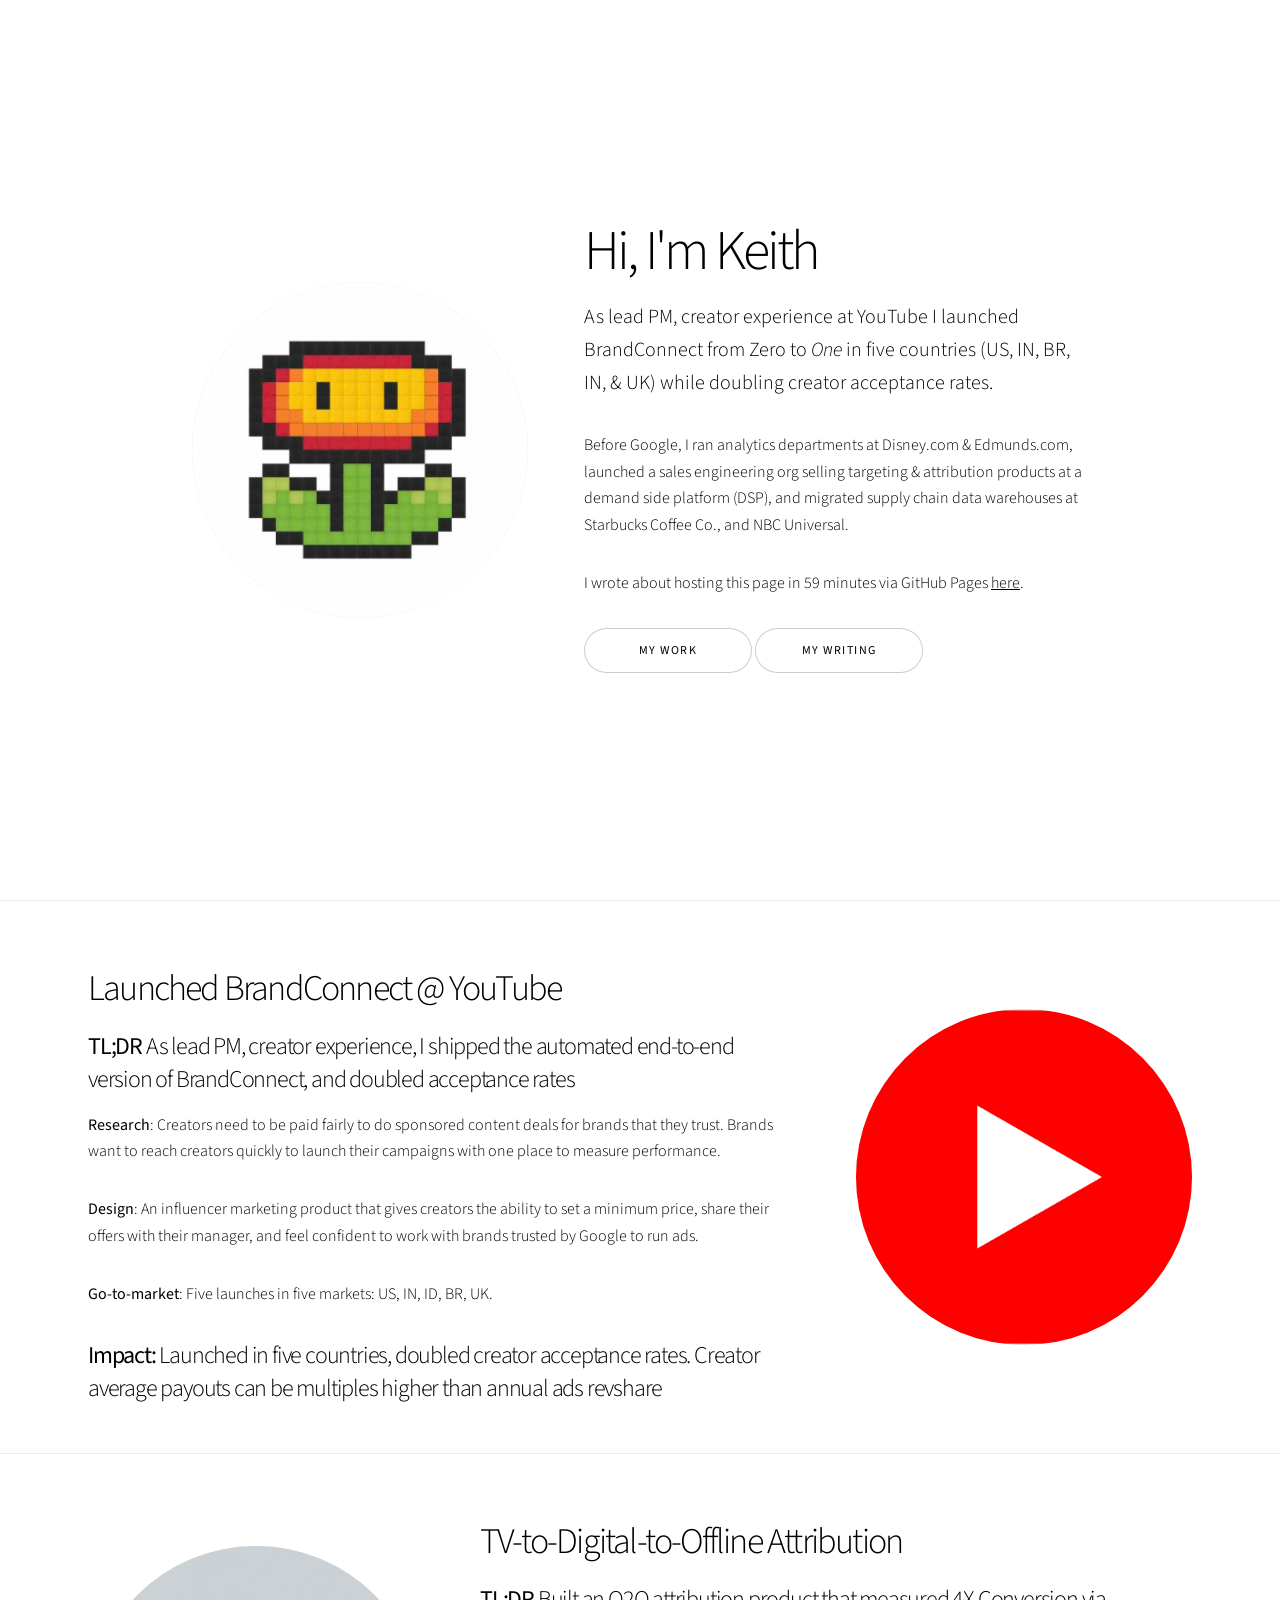
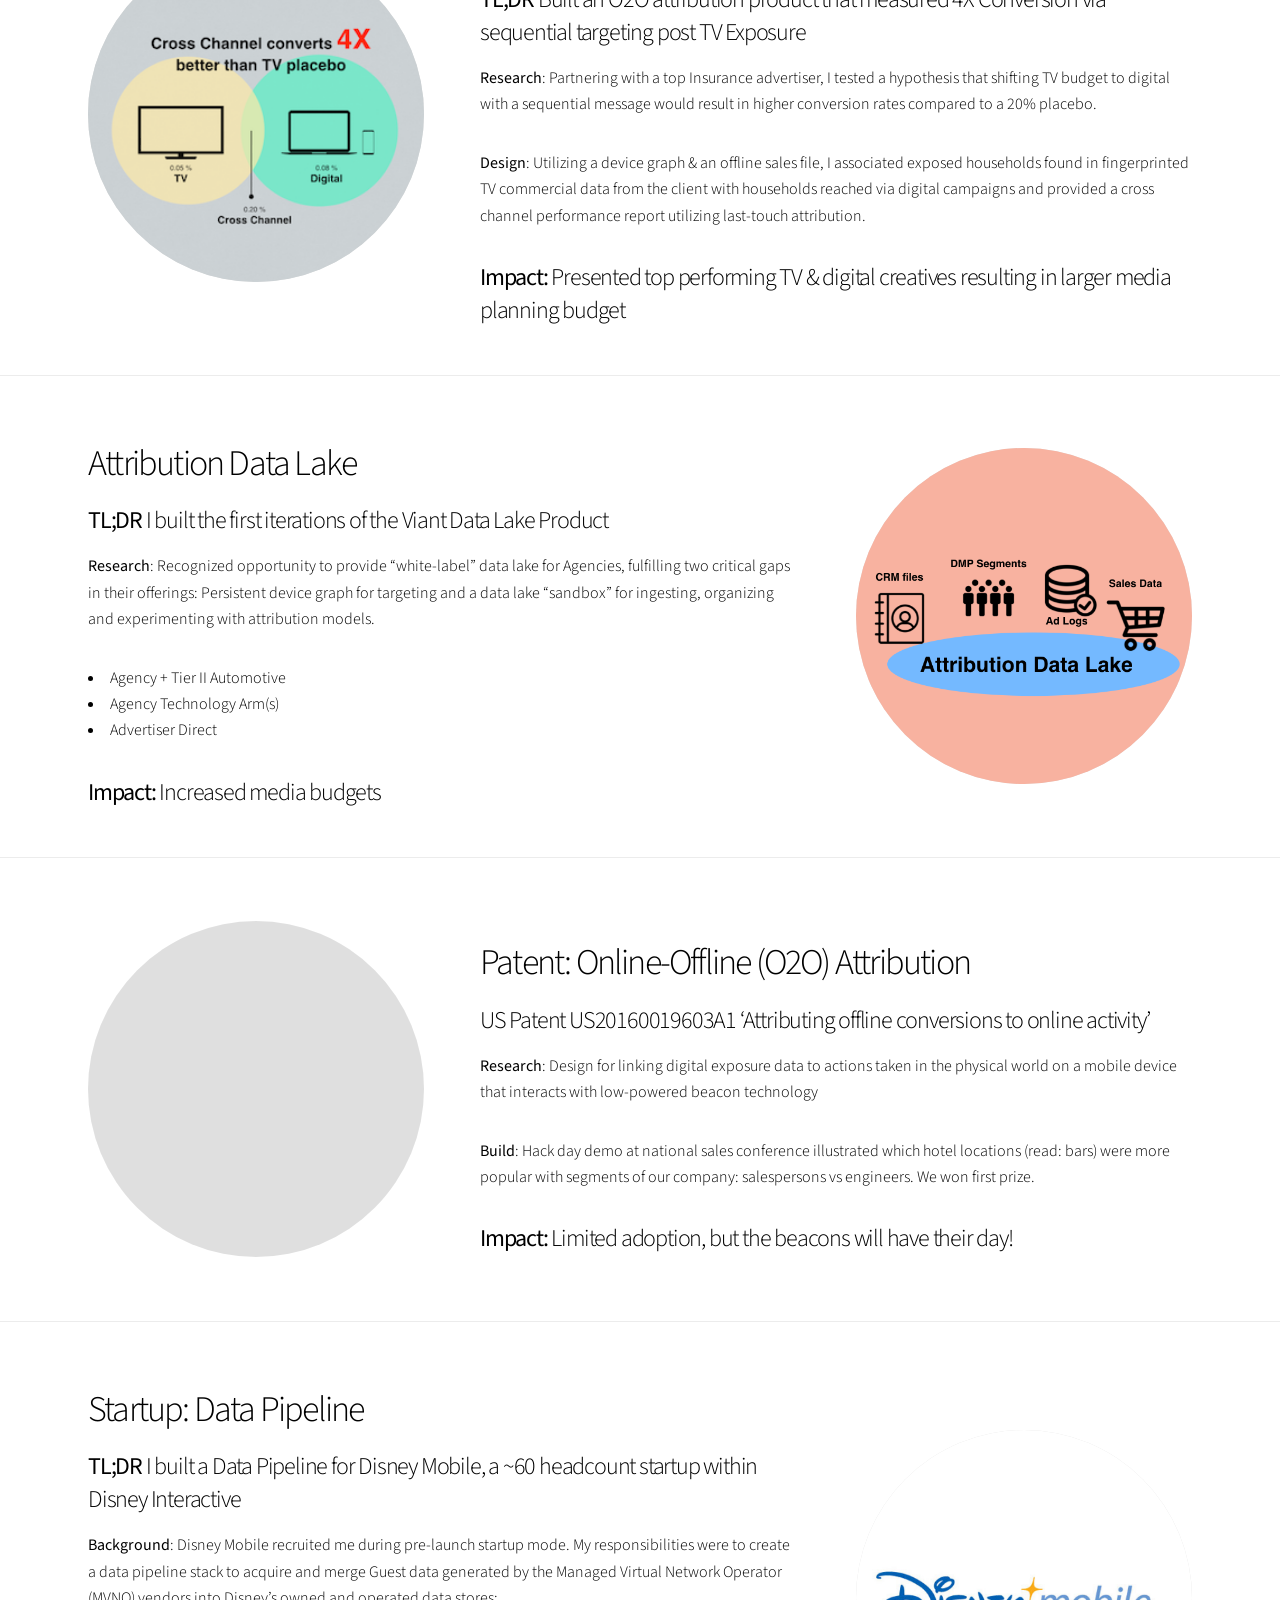
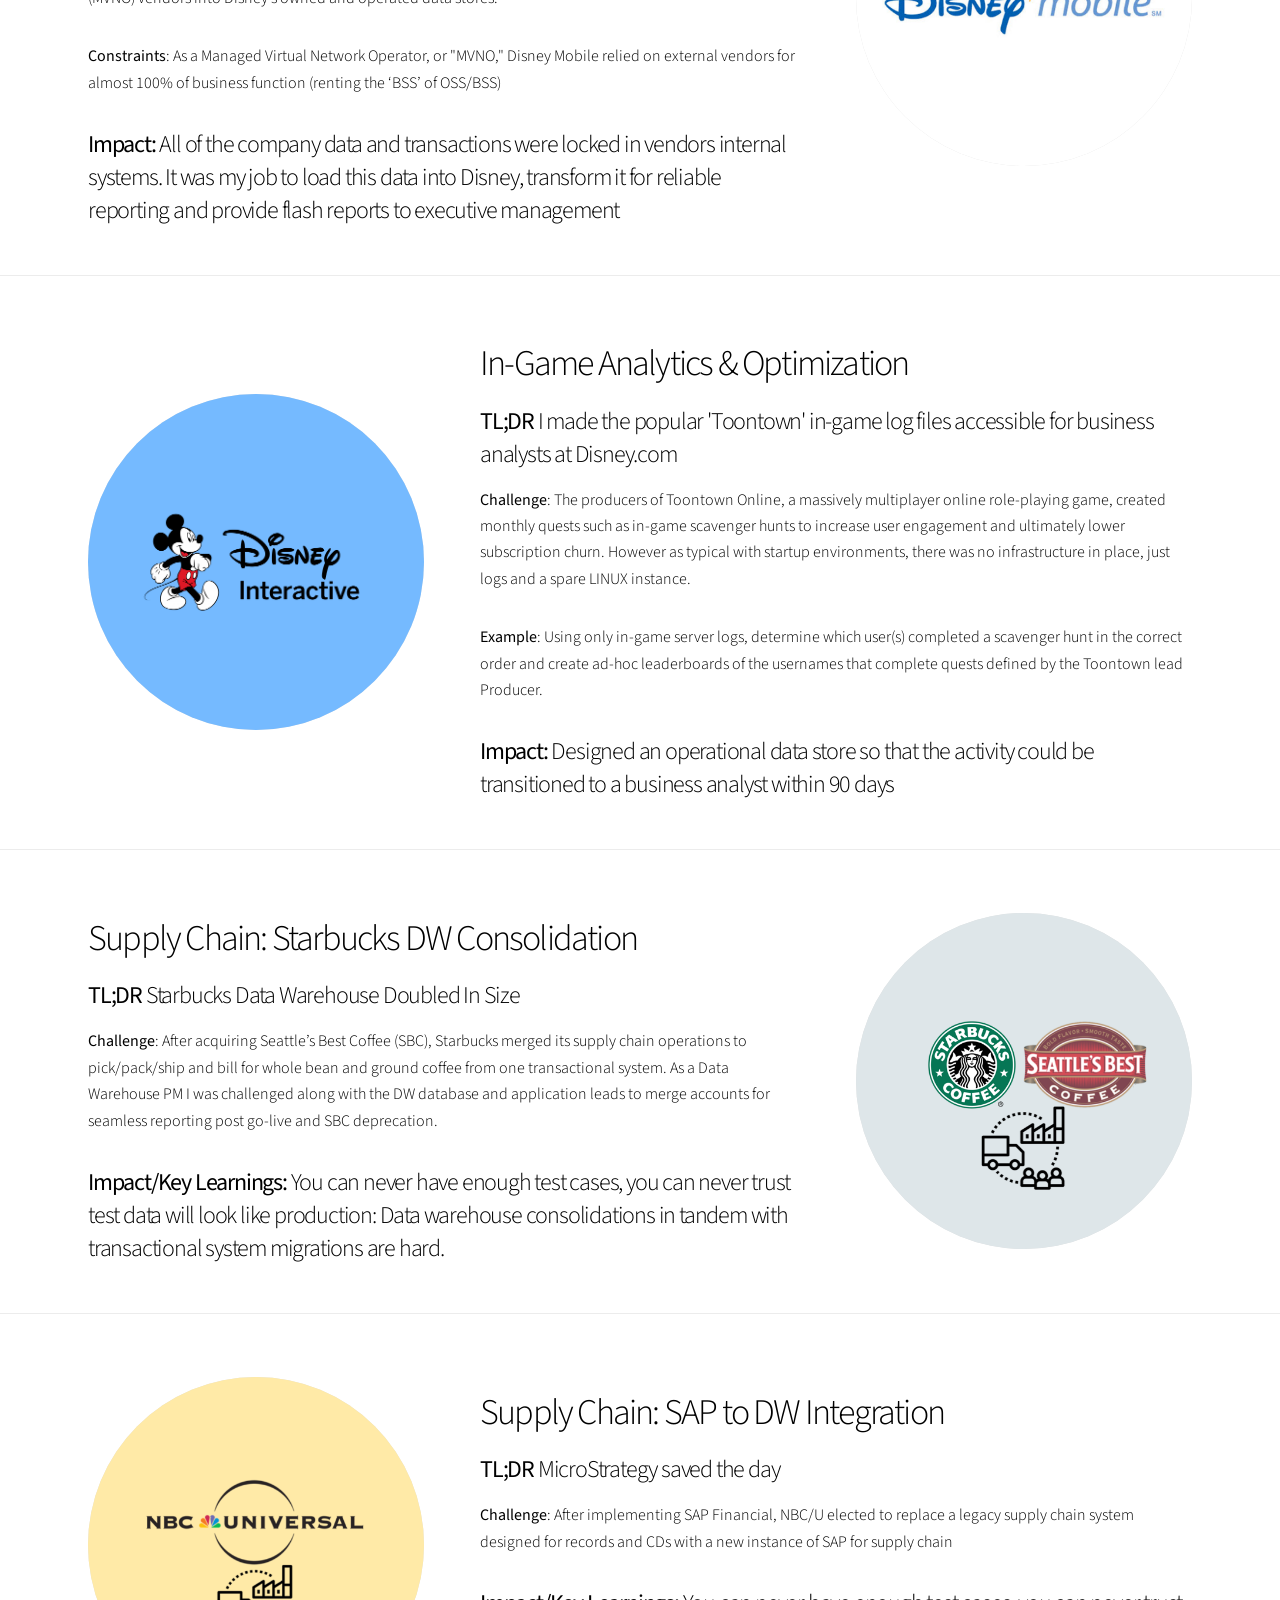
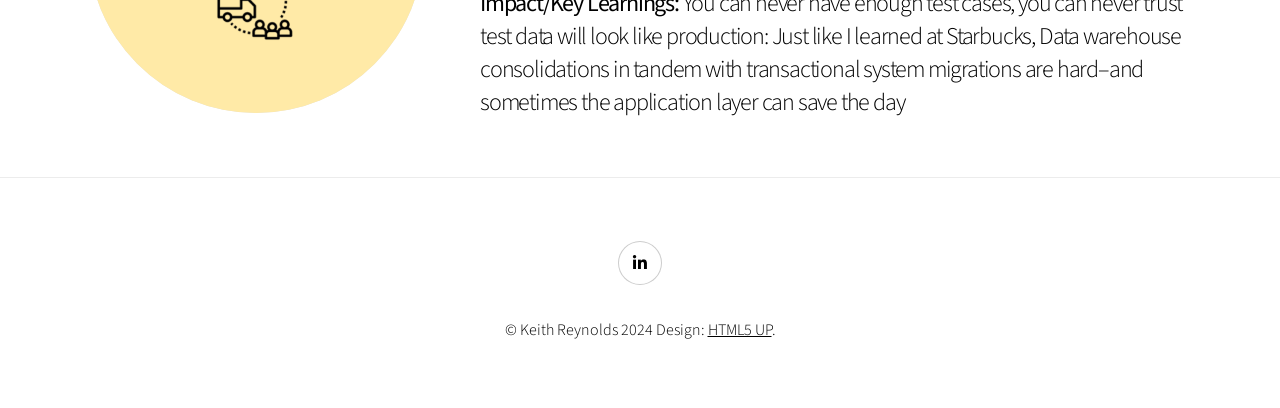
<file: index.html>
<!DOCTYPE HTML>
<!--
	Story by HTML5 UP
	html5up.net | @ajlkn
	Free for personal and commercial use under the CCA 3.0 license (html5up.net/license)
-->
<html>
	<head>
		<title>Keith Reynolds</title>
		<meta charset="utf-8" />
		<meta name="viewport" content="width=device-width, initial-scale=1, user-scalable=no" />
		<link rel="stylesheet" href="assets/css/main.css" />
		<noscript><link rel="stylesheet" href="assets/css/noscript.css" /></noscript>
		
		<!-- Google Tag Manager -->
		<script>(function(w,d,s,l,i){w[l]=w[l]||[];w[l].push({'gtm.start':
		new Date().getTime(),event:'gtm.js'});var f=d.getElementsByTagName(s)[0],
		j=d.createElement(s),dl=l!='dataLayer'?'&l='+l:'';j.async=true;j.src=
		'https://www.googletagmanager.com/gtm.js?id='+i+dl;f.parentNode.insertBefore(j,f);
		})(window,document,'script','dataLayer','GTM-5ZHBD2F');</script>
		<!-- End Google Tag Manager -->


	</head>
	<body class="is-preload">
	
		<!-- Google Tag Manager (noscript) -->
		<noscript><iframe src="https://www.googletagmanager.com/ns.html?id=GTM-5ZHBD2F"
		height="0" width="0" style="display:none;visibility:hidden"></iframe></noscript>
		<!-- End Google Tag Manager (noscript) -->

		<!-- Wrapper -->
			<div id="wrapper" class="divided">

				<!-- Bio -->
					<section class="banner style3 orient-right content-align-left image-position-center fullscreen onload-image-fade-in onload-content-fade-right" id="zeroth">
						<div class="content">
							<h1>Hi, I'm Keith</h1>
							<p class="major">As lead PM, creator experience at YouTube I launched BrandConnect from Zero to <i>One</i> in five countries (US, IN, BR, IN, & UK) while doubling creator acceptance rates.</p>
							<p>Before Google, I ran analytics departments at Disney.com & Edmunds.com, launched a sales engineering org selling targeting & attribution products at a demand side platform (DSP), and migrated supply chain data warehouses at Starbucks Coffee Co., and NBC Universal.</p>
							<p class="code">I wrote about hosting this page in 59 minutes via GitHub Pages <a href="https://www.linkedin.com/pulse/how-host-blazing-fast-portfolio-page-59-minutes-free-keith-reynolds-wplwc/">here</a>.</p>
							<ul class="actions stacked">
								<li>
									<a href="#first" class="button big wide smooth-scroll-middle">My Work</a>
									<a href="posts/index.html" class="button big wide smooth-scroll-middle" target="_blank">My Writing</a>									
								</li>
							</ul>
						</div>
						<div class="image">
							<img src="images/Mario8bitFlowerBrdr.jpg" alt="" />
							<!--<img src="images/Keith-Reynolds-800.jpeg" alt="" />-->
						</div>
					</section>

				<!-- One -->
					<section class="spotlight style2 orient-left content-align-left image-position-center onscroll-image-fade-in" id="first">
						<div class="content">
							<h2>Launched BrandConnect @ YouTube</h2>
							<h3><b>TL;DR</b> As lead PM, creator experience, I shipped the automated end-to-end version of BrandConnect, and doubled acceptance rates</h3>
							<p><b>Research</b>: Creators need to be paid fairly to do sponsored content deals for brands that they trust. Brands want to reach creators quickly to launch their campaigns with one place to measure performance.</p>
							<p><b>Design</b>: An influencer marketing product that gives creators the ability to set a minimum price, share their offers with their manager, and feel confident to work with brands trusted by Google to run ads.</p>
							<p><b>Go-to-market</b>: Five launches in five markets: US, IN, ID, BR, UK.</p>
							<h3><b>Impact:</b> Launched in five countries, doubled creator acceptance rates. Creator average payouts can be multiples higher than annual ads revshare </h3>
						</div>
						<div class="image">
							<img src="images/YTlogo.png" alt="" />
						</div>
					</section>

				<!-- Two -->
					<section class="spotlight style2 orient-right content-align-left image-position-center onscroll-image-fade-in" id="first">
						<div class="content">
							<h2>TV-to-Digital-to-Offline Attribution</h2>
							<h3><b>TL;DR</b> Built an O2O attribution product that measured 4X Conversion via sequential targeting post TV Exposure</h3>
							<p><b>Research</b>: Partnering with a top Insurance advertiser, I tested a hypothesis that shifting TV budget to digital with a sequential message would result in higher conversion rates compared to a 20% placebo.</p>
							<p><b>Design</b>: Utilizing a device graph & an offline sales file, I associated exposed households found in fingerprinted TV commercial data from the client with households reached via digital campaigns and provided a cross channel performance report utilizing last-touch attribution.</p>
							<h3><b>Impact:</b> Presented top performing TV & digital creatives resulting in larger media planning budget</h3>
						</div>
						<div class="image">
							<img src="images/CrossChannel4X.png" alt="" />
						</div>
					</section>

				<!-- Three -->
					<section class="spotlight style2 orient-left content-align-left image-position-center onscroll-image-fade-in">
						<div class="content">
							<h2>Attribution Data Lake</h2>
							<h3><b>TL;DR</b> I built the first iterations of the Viant Data Lake Product</h3>
							<p><b>Research</b>: Recognized opportunity to provide “white-label” data lake for Agencies, fulfilling two critical gaps in their offerings: Persistent device graph for targeting and a data lake “sandbox” for ingesting, organizing and experimenting with attribution models.</p>			
								<li>Agency + Tier II Automotive</li>
								<li>Agency Technology Arm(s)</li>
								<li>Advertiser Direct</li>
							</p>
							<h3><b>Impact:</b> Increased media budgets</h3>
						</div>
						<div class="image">
							<img src="images/AttributionDataLake.png" alt="" />
						</div>
					</section>

				<!-- Four -->
					<section class="spotlight style2 orient-right content-align-left image-position-center onscroll-image-fade-in">
						<div class="content">
							<h2>Patent: Online-Offline (O2O) Attribution</h2>
							<h3>US Patent <a href="https://patents.google.com/patent/US20160019603A1/en" target="_blank">US20160019603A1</a> ‘Attributing offline conversions to online activity’</h3>
							<p><b>Research</b>: Design for linking digital exposure data to actions taken in the physical world on a mobile device that interacts with low-powered beacon technology</p>
							<p><b>Build</b>: Hack day demo at national sales conference illustrated which hotel locations (read: bars) were more popular with segments of our company: salespersons vs engineers. We won first prize.</p>
							<h3><b>Impact:</b> Limited adoption, but the beacons will have their day!</h3>

						</div>
						<div class="image">
							<img src="images/shoppingCart.png" alt="" />
						</div>
					</section>
					
				<!-- Five -->
					<section class="spotlight style2 orient-left content-align-left image-position-center onscroll-image-fade-in">
						<div class="content">
							<h2>Startup: Data Pipeline</h2>
							<h3><b>TL;DR</b> I built a Data Pipeline for Disney Mobile, a ~60 headcount startup within Disney Interactive</h3>
							<p><b>Background</b>: Disney Mobile recruited me during pre-launch startup mode. My responsibilities were to create a data pipeline stack to acquire and merge Guest data generated by the Managed Virtual Network Operator (MVNO) vendors into Disney’s owned and operated data stores:</p>
							<p><b>Constraints</b>: As a Managed Virtual Network Operator, or "MVNO," Disney Mobile relied on external vendors for almost 100% of business function (renting the ‘BSS’ of OSS/BSS)</p>
							<h3><b>Impact:</b> All of the company data and transactions were locked in vendors internal systems. It was my job to load this data into Disney, transform it for reliable reporting and provide flash reports to executive management</h3>
						</div>
						<div class="image">
							<img src="images/DisneyMobile.png" alt="" />
						</div>
					</section>					

				<!-- Six -->
					<section class="spotlight style2 orient-right content-align-left image-position-center onscroll-image-fade-in">
						<div class="content">
							<h2>In-Game Analytics & Optimization</h2>
							<h3><b>TL;DR</b> I made the popular 'Toontown' in-game log files accessible for business analysts at Disney.com</h3>
							<p><b>Challenge</b>: The producers of Toontown Online, a  massively multiplayer online role-playing game, created monthly quests such as in-game scavenger hunts to increase user engagement and ultimately lower subscription churn. However as typical with startup environments, there was no infrastructure in place, just logs and a spare LINUX instance.</p>
							<p><b>Example</b>: Using only in-game server logs, determine which user(s) completed a scavenger hunt in the correct order and create ad-hoc leaderboards of the usernames that complete quests defined by the Toontown lead Producer.</p>
							<h3><b>Impact:</b> Designed an operational data store so that the activity could be transitioned to a business analyst within 90 days</h3>
						</div>
						<div class="image">
							<img src="images/DisneyInteractive.png" alt="" />
						</div>
					</section>					
					
				<!-- Seven -->
					<section class="spotlight style2 orient-left content-align-left image-position-center onscroll-image-fade-in">
						<div class="content">
							<h2>Supply Chain: Starbucks DW Consolidation</h2>
							<h3><b>TL;DR</b> Starbucks Data Warehouse Doubled In Size</h3>
							<p><b>Challenge</b>: After acquiring Seattle’s Best Coffee (SBC), Starbucks merged its supply chain operations to pick/pack/ship and bill for whole bean and ground coffee from one transactional system. As a Data Warehouse PM I was challenged along with the DW database and application leads to merge accounts for seamless reporting post go-live and SBC deprecation.</p>
							<h3><b>Impact/Key Learnings:</b> You can never have enough test cases, you can never trust test data will look like production: Data warehouse consolidations in tandem with transactional system migrations are hard.</h3>
						</div>
						<div class="image">
							<img src="images/SBUXsupplyChain.png" alt="" />
						</div>
					</section>					

				<!-- Eight -->
					<section class="spotlight style2 orient-right content-align-left image-position-center onscroll-image-fade-in">
						<div class="content">
							<h2>Supply Chain: SAP to DW Integration</h2>
							<h3><b>TL;DR</b> MicroStrategy saved the day</h3>
							<p><b>Challenge</b>: After implementing SAP Financial, NBC/U elected to replace a legacy supply chain system designed for records and CDs with a new instance of SAP for supply chain</p>
							<h3><b>Impact/Key Learnings:</b> You can never have enough test cases, you can never trust test data will look like production: Just like I learned at Starbucks, Data warehouse consolidations in tandem with transactional system migrations are hard–and sometimes the application layer can save the day</h3>
						</div>
						<div class="image">
							<img src="images/NBCUsupplyChain.png" alt="" />
						</div>
					</section>

				<!-- Footer -->
					<footer class="wrapper style1 align-center">
						<div class="inner">
							<ul class="icons">
								<li><a href="https://www.linkedin.com/in/kpreynolds/" class="icon brands style2 fa-linkedin-in" target="_blank"><span class="label">LinkedIn</span></a></li>
								<!--
								<li><a href="#" class="icon style2 fa-envelope"><span class="label">Email</span></a></li>
								<li><a href="#" class="icon brands style2 fa-facebook-f"><span class="label">Facebook</span></a></li>
								<li><a href="#" class="icon brands style2 fa-instagram"><span class="label">Instagram</span></a></li>								
								-->
							</ul>
							<p>&copy; Keith Reynolds 2024 Design: <a href="https://html5up.net" target="_blank">HTML5 UP</a>.</p>
						</div>
					</footer>

			</div>

		<!-- Scripts -->
			<script src="assets/js/jquery.min.js"></script>
			<script src="assets/js/jquery.scrollex.min.js"></script>
			<script src="assets/js/jquery.scrolly.min.js"></script>
			<script src="assets/js/browser.min.js"></script>
			<script src="assets/js/breakpoints.min.js"></script>
			<script src="assets/js/util.js"></script>
			<script src="assets/js/main.js"></script>

	</body>
</html>
</file>
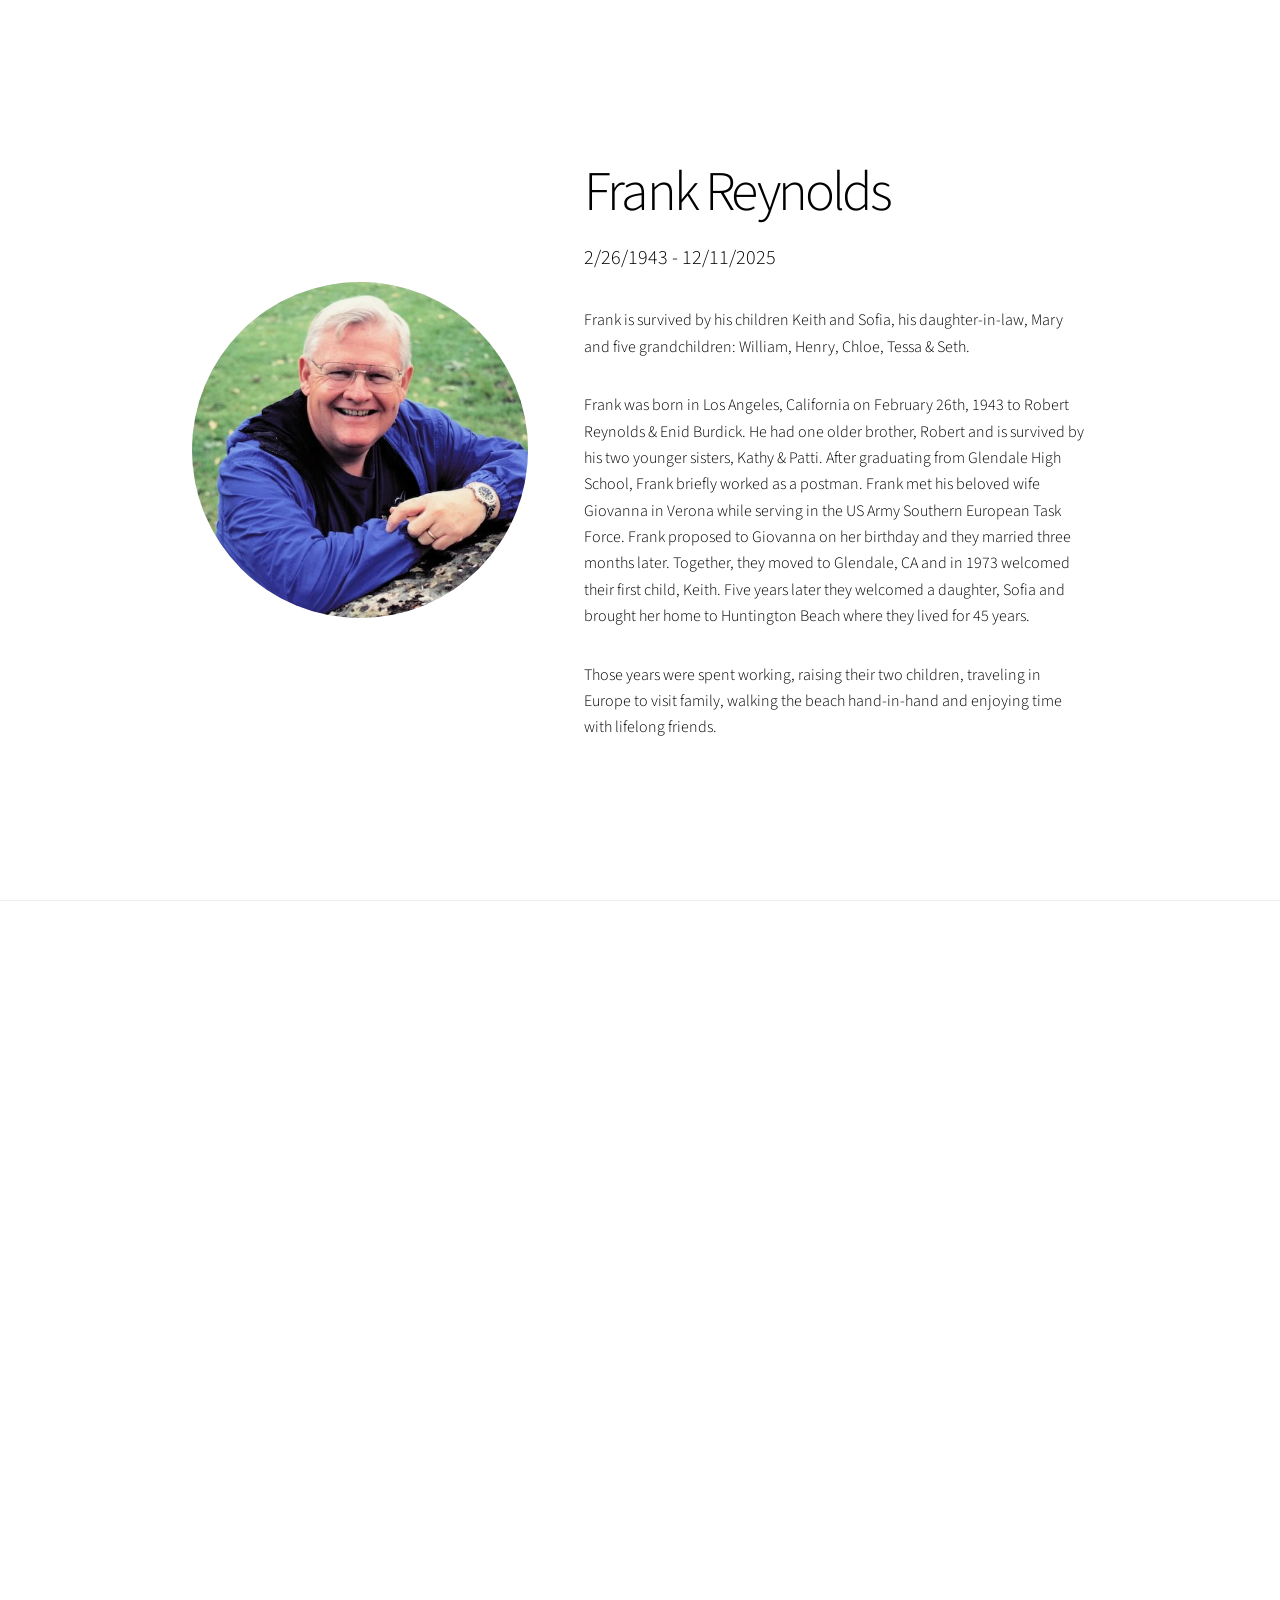
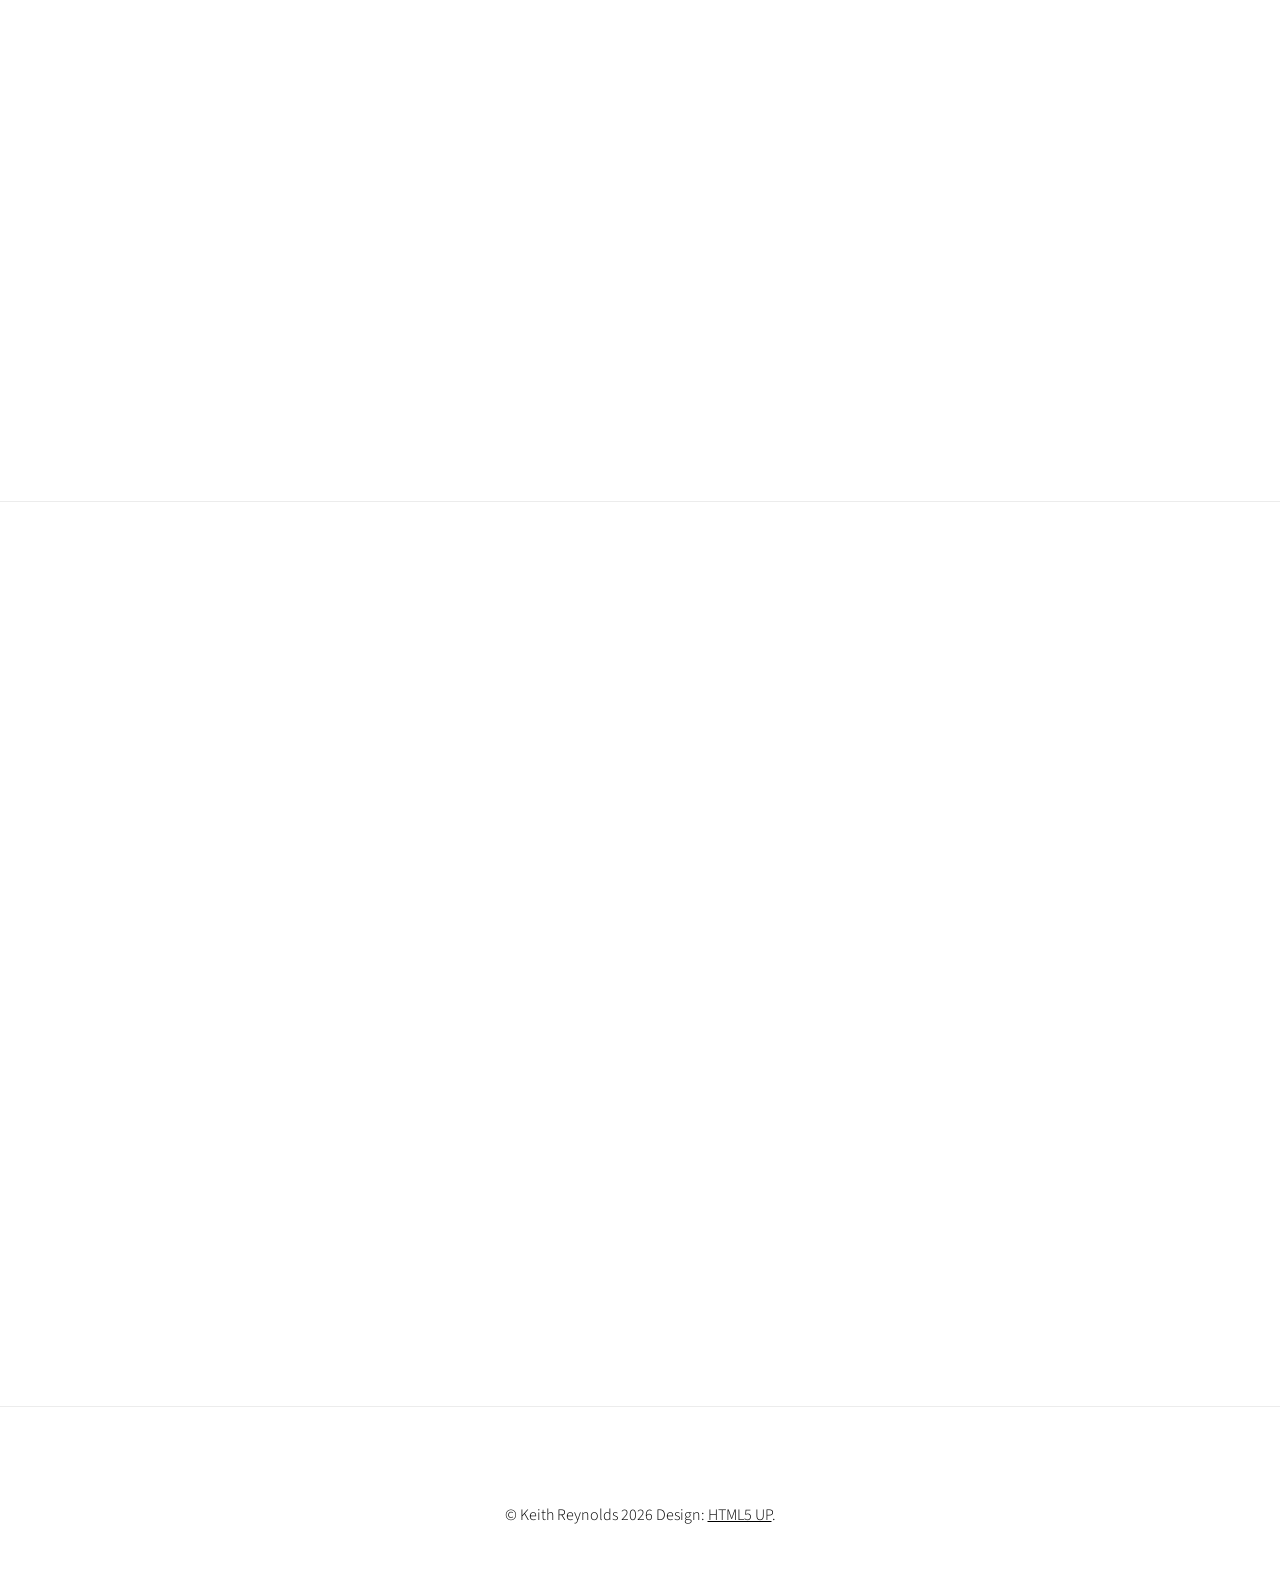
<file: frank/index.html>
<!DOCTYPE HTML>
<!--
	Story by HTML5 UP
	html5up.net | @ajlkn
	Free for personal and commercial use under the CCA 3.0 license (html5up.net/license)
-->
<html>
	<head>
		<title>Frank Reynolds</title>
		<meta charset="utf-8" />
		<meta name="viewport" content="width=device-width, initial-scale=1, user-scalable=no" />
		<link rel="stylesheet" href="../assets/css/main.css" />
		<noscript><link rel="stylesheet" href="../assets/css/noscript.css" /></noscript>
		
		<!-- Google Tag Manager -->
		<script>(function(w,d,s,l,i){w[l]=w[l]||[];w[l].push({'gtm.start':
		new Date().getTime(),event:'gtm.js'});var f=d.getElementsByTagName(s)[0],
		j=d.createElement(s),dl=l!='dataLayer'?'&l='+l:'';j.async=true;j.src=
		'https://www.googletagmanager.com/gtm.js?id='+i+dl;f.parentNode.insertBefore(j,f);
		})(window,document,'script','dataLayer','GTM-5ZHBD2F');</script>
		<!-- End Google Tag Manager -->


	</head>
	<body class="is-preload">
	
		<!-- Google Tag Manager (noscript) -->
		<noscript><iframe src="https://www.googletagmanager.com/ns.html?id=GTM-5ZHBD2F"
		height="0" width="0" style="display:none;visibility:hidden"></iframe></noscript>
		<!-- End Google Tag Manager (noscript) -->

		<!-- Wrapper -->
			<div id="wrapper" class="divided">

				<!-- Bio -->
					<section class="banner style3 orient-right content-align-left image-position-center fullscreen onload-image-fade-in onload-content-fade-right" id="zeroth">
						<div class="content">
							<h1>Frank Reynolds</h1>
							<p class="major">2/26/1943 - 12/11/2025</p>
							<p>Frank is survived by his children Keith and Sofia, his daughter-in-law, Mary and five grandchildren: William, Henry, Chloe, Tessa & Seth.</p>

							<p>Frank was born in Los Angeles, California on February 26th, 1943 to Robert Reynolds & Enid Burdick. He had one older brother, Robert and is survived by his two younger sisters, Kathy & Patti. After graduating from Glendale High School, Frank briefly worked as a postman. Frank met his beloved wife Giovanna in Verona while serving in the US Army Southern European Task Force. Frank proposed to Giovanna on her birthday and they married three months later. Together, they moved to Glendale, CA and in 1973 welcomed their first child, Keith. Five years later they welcomed a daughter, Sofia and brought her home to Huntington Beach where they lived for 45 years.</p>
							<p>Those years were spent working, raising their two children, traveling in Europe to visit family, walking the beach hand-in-hand and enjoying time with lifelong friends.</p>
						</div>
						<div class="image">
							<img src="../images/frankMemorialSmall.jpg" alt="" />
						</div>
					
					</section>
					<section class="banner style3 orient-right content-align-left image-position-center fullscreen onload-image-fade-in onload-content-fade-right" id="first">
						<div style="width: 100%; max-width: 640px; margin: auto;">

						<!-- embedding YouTube vids -->
					<div class="video-container">
  
    <iframe src="https://www.youtube.com/embed/wfx4V7TrEYM" frameborder="0" allowfullscreen></iframe>

  	<iframe src="https://www.youtube.com/embed/xgcfSGbLtHc?si=t1C0cWGwGxnhOPNs" frameborder="0" allow="accelerometer; autoplay; clipboard-write; encrypted-media; gyroscope; picture-in-picture; web-share" referrerpolicy="strict-origin-when-cross-origin" allowfullscreen></iframe>
  	
  	<iframe src="https://www.youtube.com/embed/KA-k9zjagrI?si=lNUhhRIHoe1TzpP7" frameborder="0" allowfullscreen></iframe>
  
					</div>	
						<!-- end embeded YouTube vids-->

						</div>
					</section>
						
					</section>
					<section class="banner style3 orient-right content-align-left image-position-center fullscreen onload-image-fade-in onload-content-fade-right" id="second">
						<div style="width: 100%; max-width: 640px; margin: auto;">

						<!-- embedding Google form-->
							<iframe src="https://docs.google.com/forms/d/e/1FAIpQLSeeuqFaTb0Bzs_aLDbZ9qD2cSwKeSnCochzPp05IPT89T9Y3w/viewform?embedded=true" width="100%" height="800" frameborder="0" marginheight="0" marginwidth="0" style="border:none; max-width:100%;">Loading…</iframe>
						<!-- end embed-->

						</div>
					</section>

				<!-- Footer -->
					<footer class="wrapper style1 align-center">
						<div class="inner">
							<ul class="icons">
								<!--
								<li><a href="#" class="icon style2 fa-envelope"><span class="label">Email</span></a></li>
								<li><a href="#" class="icon brands style2 fa-facebook-f"><span class="label">Facebook</span></a></li>
								<li><a href="#" class="icon brands style2 fa-instagram"><span class="label">Instagram</span></a></li>								
								-->
							</ul>
							<p>&copy; Keith Reynolds 2026 Design: <a href="https://html5up.net" target="_blank">HTML5 UP</a>.</p>
						</div>
					</footer>

			</div>

		<!-- Scripts -->
			<script src="../assets/js/jquery.min.js"></script>
			<script src="../assets/js/jquery.scrollex.min.js"></script>
			<script src="../assets/js/jquery.scrolly.min.js"></script>
			<script src="../assets/js/browser.min.js"></script>
			<script src="../assets/js/breakpoints.min.js"></script>
			<script src="../assets/js/util.js"></script>
			<script src="../assets/js/main.js"></script>

	</body>
</html>
</file>
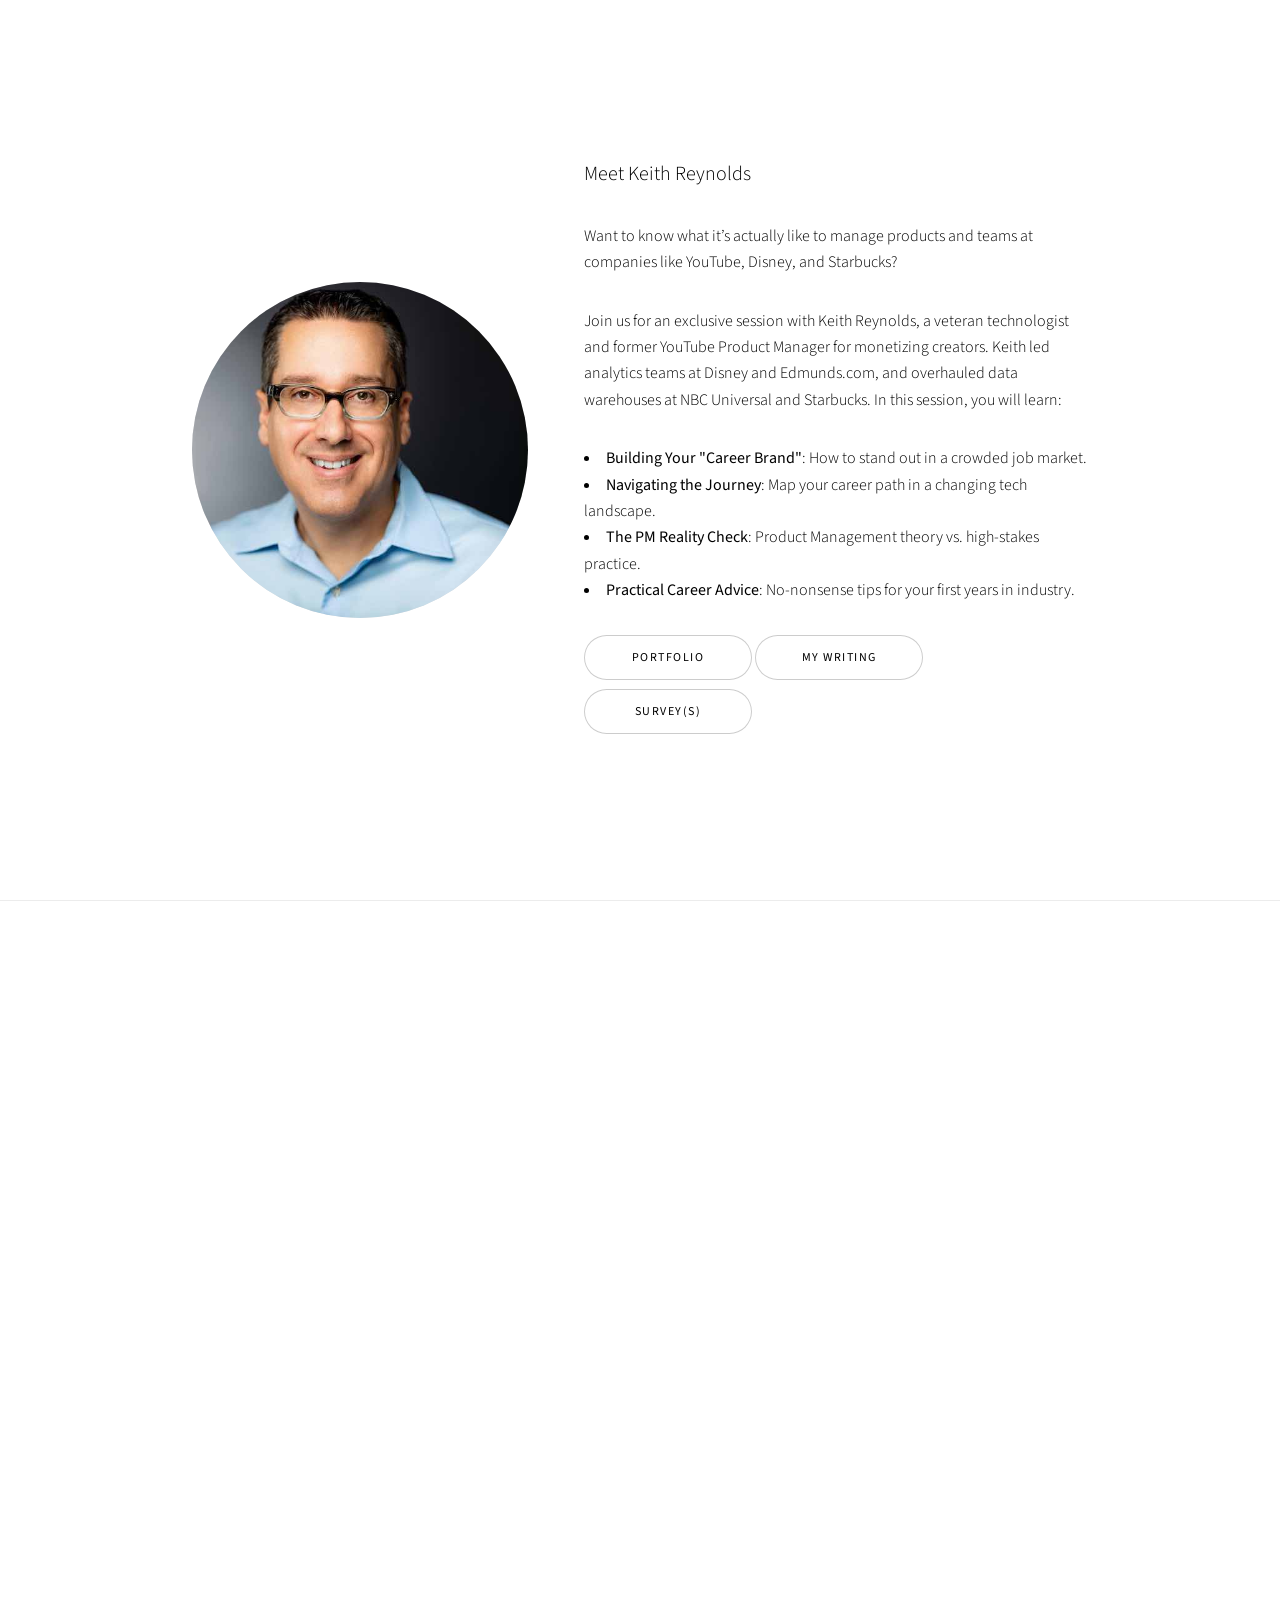
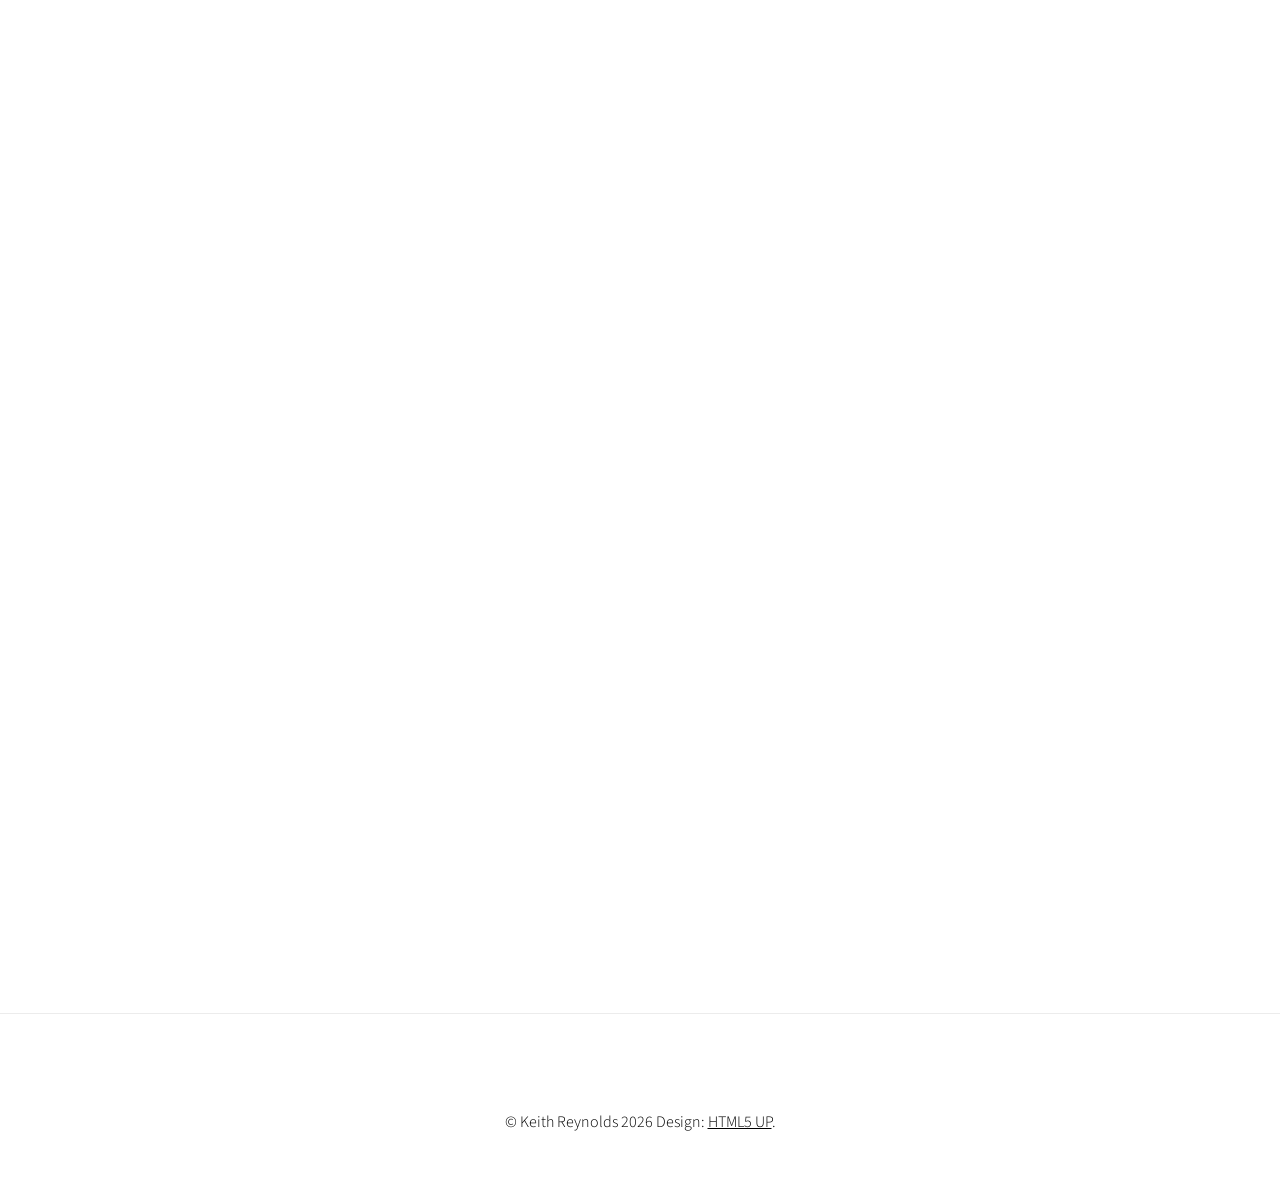
<file: guest-lecture/index.html>
<!DOCTYPE HTML>
<!--
	Story by HTML5 UP
	html5up.net | @ajlkn
	Free for personal and commercial use under the CCA 3.0 license (html5up.net/license)
-->
<html>
	<head>
		<title>Keith Reynolds</title>
		<meta charset="utf-8" />
		<meta name="viewport" content="width=device-width, initial-scale=1, user-scalable=no" />
		<link rel="stylesheet" href="../assets/css/main.css" />
		<noscript><link rel="stylesheet" href="../assets/css/noscript.css" /></noscript>
		
		<!-- Google Tag Manager -->
		<script>(function(w,d,s,l,i){w[l]=w[l]||[];w[l].push({'gtm.start':
		new Date().getTime(),event:'gtm.js'});var f=d.getElementsByTagName(s)[0],
		j=d.createElement(s),dl=l!='dataLayer'?'&l='+l:'';j.async=true;j.src=
		'https://www.googletagmanager.com/gtm.js?id='+i+dl;f.parentNode.insertBefore(j,f);
		})(window,document,'script','dataLayer','GTM-5ZHBD2F');</script>
		<!-- End Google Tag Manager -->


	</head>
	<body class="is-preload">
	
		<!-- Google Tag Manager (noscript) -->
		<noscript><iframe src="https://www.googletagmanager.com/ns.html?id=GTM-5ZHBD2F"
		height="0" width="0" style="display:none;visibility:hidden"></iframe></noscript>
		<!-- End Google Tag Manager (noscript) -->

		<!-- Wrapper -->
			<div id="wrapper" class="divided">

				<!-- Bio -->
					<section class="banner style3 orient-right content-align-left image-position-center fullscreen onload-image-fade-in onload-content-fade-right" id="zeroth">
						<div class="content">
							<p class="major">Meet Keith Reynolds</p>
							<p>Want to know what it’s actually like to manage products and teams at companies like YouTube, Disney, and Starbucks?</p>

							<p>Join us for an exclusive session with Keith Reynolds, a veteran technologist and former YouTube Product Manager for monetizing creators. Keith  led analytics teams at Disney and Edmunds.com, and overhauled data warehouses at NBC Universal and Starbucks. In this session, you will learn:
								<li><B>Building Your "Career Brand"</B>: How to stand out in a crowded job market.</li>
								<li><B>Navigating the Journey</B>: Map your career path in a changing tech landscape.</li>
								<li><B>The PM Reality Check</B>: Product Management theory vs. high-stakes practice.</li>
								<li><B>Practical Career Advice</B>: No-nonsense tips for your first years in industry.</li>
							</p>
							<ul class="actions stacked">
								<li>
									<a href="/index.html" class="button big wide smooth-scroll-middle" target="_blank">Portfolio</a>									
									<a href="/posts/index.html" class="button big wide smooth-scroll-middle" target="_blank">My Writing</a>
									<a href="#survey" class="button big wide smooth-scroll-middle">Survey(s)</a>																		
								</li>
							</ul>
							
						</div>
						<div class="image">
							<img src="../images/Keith-Reynolds-800.jpeg" alt="" />
						</div>
					
					</section>
					
					<section class="banner style3 orient-right content-align-left image-position-center fullscreen onload-image-fade-in onload-content-fade-right" id="survey">
						<div style="width: 100%; max-width: 640px; margin: auto;">

						<!-- embedding Google forms-->
							<iframe src="https://docs.google.com/forms/d/e/1FAIpQLSclHuON52yyJ9thADeWbIQd5uGAXWA03ENmqiZhB94rFFpf4A/viewform?embedded=true" width="100%" height="800" frameborder="0" marginheight="0" marginwidth="0" style="border:none; max-width:100%;">Loading…</iframe>
							
							<iframe		src="https://docs.google.com/forms/d/e/1FAIpQLSdn_c9ile6xEU8KoQKg2srsXy_oaygUjFtL7efuEFaI6k7qDw/viewform?embedded=true" width="100%" height="800" frameborder="0" marginheight="0" marginwidth="0" style="border:none; max-width:100%;">Loading…</iframe>
							
						<!-- end embed-->

						</div>
					</section>
				<!-- Footer -->
					<footer class="wrapper style1 align-center">
						<div class="inner">
							<ul class="icons">
								<!--
								<li><a href="#" class="icon style2 fa-envelope"><span class="label">Email</span></a></li>
								<li><a href="#" class="icon brands style2 fa-facebook-f"><span class="label">Facebook</span></a></li>
								<li><a href="#" class="icon brands style2 fa-instagram"><span class="label">Instagram</span></a></li>								
								-->
							</ul>
							<p>&copy; Keith Reynolds 2026 Design: <a href="https://html5up.net" target="_blank">HTML5 UP</a>.</p>
						</div>
					</footer>
			</div>
		<!-- Scripts -->
			<script src="../assets/js/jquery.min.js"></script>
			<script src="../assets/js/jquery.scrollex.min.js"></script>
			<script src="../assets/js/jquery.scrolly.min.js"></script>
			<script src="../assets/js/browser.min.js"></script>
			<script src="../assets/js/breakpoints.min.js"></script>
			<script src="../assets/js/util.js"></script>
			<script src="../assets/js/main.js"></script>

	</body>
</html>
</file>
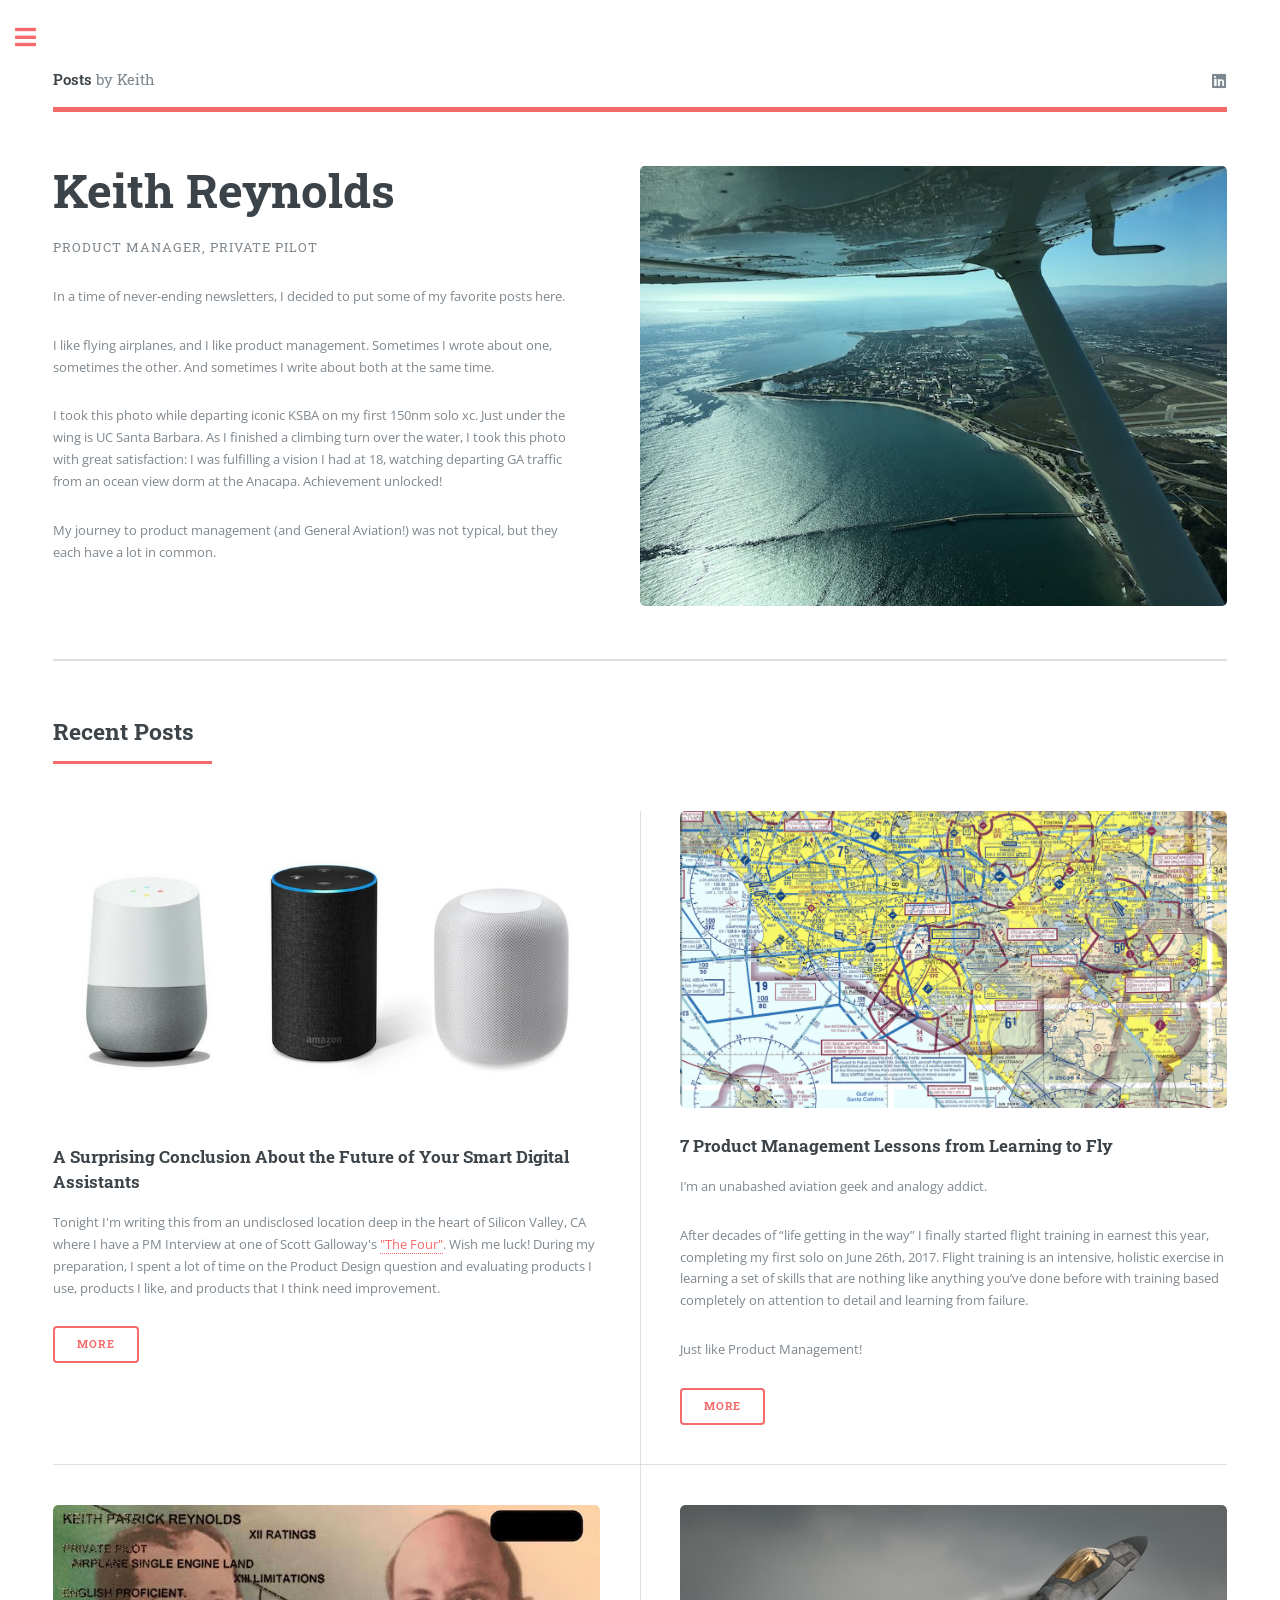
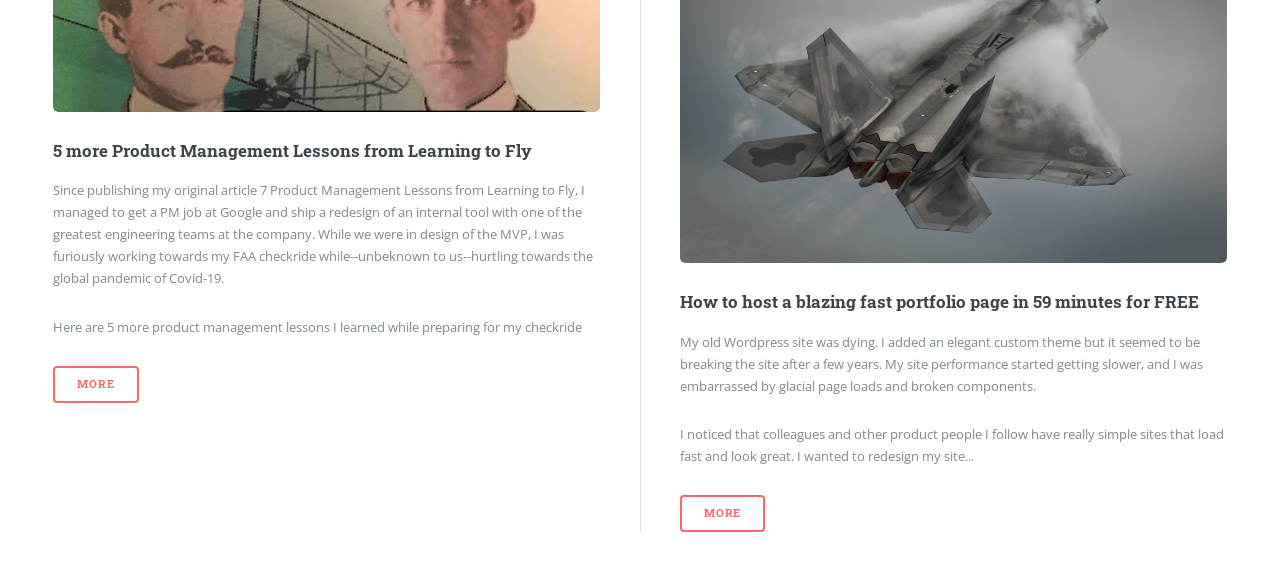
<file: posts/index.html>
<!DOCTYPE HTML>
<!--
	Editorial by HTML5 UP
	html5up.net | @ajlkn
	Free for personal and commercial use under the CCA 3.0 license (html5up.net/license)
-->
<html>
	<head>
		<title>Posts by Keith Reynolds</title>
		<meta charset="utf-8" />
		<meta name="viewport" content="width=device-width, initial-scale=1, user-scalable=no" />
		<link rel="stylesheet" href="assets/css/main.css" />
		<!-- Google Tag Manager -->
		<script>(function(w,d,s,l,i){w[l]=w[l]||[];w[l].push({'gtm.start':
		new Date().getTime(),event:'gtm.js'});var f=d.getElementsByTagName(s)[0],
		j=d.createElement(s),dl=l!='dataLayer'?'&l='+l:'';j.async=true;j.src=
		'https://www.googletagmanager.com/gtm.js?id='+i+dl;f.parentNode.insertBefore(j,f);
		})(window,document,'script','dataLayer','GTM-5ZHBD2F');</script>
		<!-- End Google Tag Manager -->	
	</head>
	<body class="is-preload">
		<!-- Google Tag Manager (noscript) -->
		<noscript><iframe src="https://www.googletagmanager.com/ns.html?id=GTM-5ZHBD2F"
		height="0" width="0" style="display:none;visibility:hidden"></iframe></noscript>
		<!-- End Google Tag Manager (noscript) -->
		
		<!-- Wrapper -->
			<div id="wrapper">

				<!-- Main -->
					<div id="main">
						<div class="inner">

							<!-- Header -->
								<header id="header">
									<a href="index.html" class="logo"><strong>Posts</strong> by Keith</a>
									<ul class="icons">
										<li><a href="https://www.linkedin.com/in/kpreynolds/" class="icon brands fa-linkedin" target="_blank"><span class="label">Medium</span></a></li>
										<!-- <li><a href="#" class="icon brands fa-medium-m"><span class="label">Medium</span></a></li> -->
									</ul>
								</header>

							<!-- Banner -->
								<section id="banner">
									<div class="content">
										<header>
											<h1>Keith Reynolds</h1>
											<p>Product Manager, Private Pilot</p>
										</header>
										<p>In a time of never-ending newsletters, I decided to put some of my favorite posts here.</p>
										<p>I like flying airplanes, and I like product management. Sometimes I wrote about one, sometimes the other. And sometimes I write about both at the same time.</p>
										<p>I took this photo while departing iconic KSBA on my first 150nm solo xc. Just under the wing is UC Santa Barbara.
											As I finished a climbing turn over the water, I took this photo with great satisfaction: I was fulfilling a vision I had at 18, watching departing GA traffic from an ocean view dorm at the Anacapa. Achievement unlocked!</p>
										<p>My journey to product management (and General Aviation!) was not typical, but they each have a lot in common.</p>
										<!--
											<ul class="actions">
												<li><a href="#" class="button big">Learn More</a></li>
											</ul>
										-->
									</div>
									<span class="image object">
										<img src="images/departureSantaBarbara.JPG" alt="a shot I took over my shoulder as I departed Santa Barbara airport on my long solo xc in 2019" />
									</span>
								</section>

							<!-- Section -->
								<section>
									<header class="major">
										<h2>Recent Posts</h2>
									</header>
									<div class="posts">
										<article>
											<a href="#" class="image"><img src="images/digitalAssistants.jpg" alt="" /></a>
											<h3>A Surprising Conclusion About the Future of Your Smart Digital Assistants</h3>
											<p>Tonight I'm writing this from an undisclosed location deep in the heart of Silicon Valley, CA where I have a PM Interview at one of Scott Galloway's <a href="http://www.thefourbook.com/" target="_blank">"The Four"</a>. 
											Wish me luck! During my preparation, I spent a lot of time on the Product Design question and evaluating products I use, products I like, and products that I think need improvement.</p>
											<ul class="actions">
												<li><a href="https://www.linkedin.com/pulse/surprising-conclusion-future-your-smart-digital-keith-reynolds/" class="button" target="_blank">More</a></li>
											</ul>
										</article>

										<article>
											<a href="#" class="image"><img src="images/soCalTAC.jpeg" alt="" /></a>
											<h3>7 Product Management Lessons from Learning to Fly</h3>
											<p>I’m an unabashed aviation geek and analogy addict.</p>
											<p>After decades of “life getting in the way” I finally started flight training in earnest this year, completing my first solo on June 26th, 2017. 
											Flight training is an intensive, holistic exercise in learning a set of skills that are nothing like anything you’ve done before with training based completely on attention to detail and learning from failure.</p>
											<p>Just like Product Management!</p>
											<ul class="actions">
												<li><a href="https://www.linkedin.com/pulse/7-product-management-lessons-from-learning-fly-keith-reynolds/" class="button" target="_blank">More</a></li>
											</ul>
										</article>

										<article>
											<a href="#" class="image"><img src="images/orvilleWilberPPL.JPG" alt="" /></a>
											<h3>5 more Product Management Lessons from Learning to Fly</h3>
											<p>Since publishing my original article 7 Product Management Lessons from Learning to Fly, I managed to get a PM job at Google and ship a redesign of an internal tool with one of the greatest engineering teams at the company. 
											While we were in design of the MVP, I was furiously working towards my FAA checkride while--unbeknown to us--hurtling towards the  global pandemic of Covid-19.</p>
											<p>Here are 5 more product management lessons I learned while preparing for my checkride</p>
											<ul class="actions">
												<li><a href="https://www.linkedin.com/pulse/5-more-product-management-lessons-from-learning-fly-keith-reynolds/" class="button" target="_blank">More</a></li>
											</ul>
										</article>
										<article>
											<a href="#" class="image"><img src="images/f-22a-raptor.jpg" alt="" /></a>
											<h3>How to host a blazing fast portfolio page in 59 minutes for FREE</h3>
											<p>My old Wordpress site was dying. I added an elegant custom theme but it seemed to be breaking the site after a few years. My site performance started getting slower, and I was embarrassed by glacial page loads and broken components.
											</p>
											<p>I noticed that colleagues and other product people I follow have really simple sites that load fast and look great. I wanted to redesign my site...
											</p>
											<ul class="actions">
												<li><a href="https://www.linkedin.com/pulse/how-host-blazing-fast-portfolio-page-59-minutes-free-keith-reynolds-wplwc/" class="button" target="_blank">More</a></li>
											</ul>
										</article>

										<!--
											<article>
												<a href="#" class="image"><img src="images/pic04.jpg" alt="" /></a>
												<h3>Sed etiam facilis</h3>
												<p>Aenean ornare velit lacus, ac varius enim lorem ullamcorper dolore. Proin aliquam facilisis ante interdum. Sed nulla amet lorem feugiat tempus aliquam.</p>
												<ul class="actions">
													<li><a href="#" class="button">More</a></li>
												</ul>
											</article>
											<article>
												<a href="#" class="image"><img src="images/pic05.jpg" alt="" /></a>
												<h3>Feugiat lorem aenean</h3>
												<p>Aenean ornare velit lacus, ac varius enim lorem ullamcorper dolore. Proin aliquam facilisis ante interdum. Sed nulla amet lorem feugiat tempus aliquam.</p>
												<ul class="actions">
													<li><a href="#" class="button">More</a></li>
												</ul>
											</article>
											<article>
												<a href="#" class="image"><img src="images/pic06.jpg" alt="" /></a>
												<h3>Amet varius aliquam</h3>
												<p>Aenean ornare velit lacus, ac varius enim lorem ullamcorper dolore. Proin aliquam facilisis ante interdum. Sed nulla amet lorem feugiat tempus aliquam.</p>
												<ul class="actions">
													<li><a href="#" class="button">More</a></li>
												</ul>
											</article>
										-->
									</div>
								</section>

						</div>
					</div>

				<!-- Sidebar -->
					<div id="sidebar">
						<div class="inner">

							<!-- Search 
								<section id="search" class="alt">
									<form method="post" action="#">
										<input type="text" name="query" id="query" placeholder="Search" />
									</form>
								</section>
							-->
							<!-- Menu -->
								<nav id="menu">
									<header class="major">
										<h2>Menu</h2>
									</header>
									<ul>
										<li>
											<span class="opener">Posts</span>
											<ul>
												<li><a href="https://www.linkedin.com/pulse/5-more-product-management-lessons-from-learning-fly-keith-reynolds/" target="_blank">5 more Product Management Lessons from Learning to Fly</a></li>
												<li><a href="https://www.linkedin.com/pulse/surprising-conclusion-future-your-smart-digital-keith-reynolds/" target="_blank">A Surprising Conclusion About the Future of Your Smart Digital Assistants</a></li>
												<li><a href="https://www.linkedin.com/pulse/7-product-management-lessons-from-learning-fly-keith-reynolds/" target="_blank">7 Product Management Lessons from Learning to Fly</a></li>
											</ul>
										</li>
									</ul>
								</nav>

							<!-- Footer -->
								<footer id="footer">
									<p class="copyright">&copy; Keith Reynolds 2024. All rights reserved. Design: <a href="https://html5up.net">HTML5 UP</a>.</p>
								</footer>

						</div>
					</div>

			</div>

		<!-- Scripts -->
			<script src="assets/js/jquery.min.js"></script>
			<script src="assets/js/browser.min.js"></script>
			<script src="assets/js/breakpoints.min.js"></script>
			<script src="assets/js/util.js"></script>
			<script src="assets/js/main.js"></script>

	</body>
</html>
</file>
<file: assets/css/noscript.css>
/*
	Story by HTML5 UP
	html5up.net | @ajlkn
	Free for personal and commercial use under the CCA 3.0 license (html5up.net/license)
*/

/* Banner (transitions) */

	.banner.onload-content-fade-up .content {
		-moz-transition: none;
		-webkit-transition: none;
		-ms-transition: none;
		transition: none;
	}

	body.is-preload .banner.onload-content-fade-up .content {
		-moz-transform: none;
		-webkit-transform: none;
		-ms-transform: none;
		transform: none;
		opacity: 1;
	}

	.banner.onload-content-fade-down .content {
		-moz-transition: none;
		-webkit-transition: none;
		-ms-transition: none;
		transition: none;
	}

	body.is-preload .banner.onload-content-fade-down .content {
		-moz-transform: none;
		-webkit-transform: none;
		-ms-transform: none;
		transform: none;
		opacity: 1;
	}

	.banner.onload-content-fade-left .content {
		-moz-transition: none;
		-webkit-transition: none;
		-ms-transition: none;
		transition: none;
	}

	body.is-preload .banner.onload-content-fade-left .content {
		-moz-transform: none;
		-webkit-transform: none;
		-ms-transform: none;
		transform: none;
		opacity: 1;
	}

	.banner.onload-content-fade-right .content {
		-moz-transition: none;
		-webkit-transition: none;
		-ms-transition: none;
		transition: none;
	}

	body.is-preload .banner.onload-content-fade-right .content {
		-moz-transform: none;
		-webkit-transform: none;
		-ms-transform: none;
		transform: none;
		opacity: 1;
	}

	.banner.onload-content-fade-in .content {
		-moz-transition: none;
		-webkit-transition: none;
		-ms-transition: none;
		transition: none;
	}

	body.is-preload .banner.onload-content-fade-in .content {
		-moz-transform: none;
		-webkit-transform: none;
		-ms-transform: none;
		transform: none;
		opacity: 1;
	}

	.banner.onload-image-fade-up .image {
		-moz-transition: none;
		-webkit-transition: none;
		-ms-transition: none;
		transition: none;
	}

		.banner.onload-image-fade-up .image img {
			-moz-transition: none;
			-webkit-transition: none;
			-ms-transition: none;
			transition: none;
		}

	body.is-preload .banner.onload-image-fade-up .image {
		-moz-transform: none;
		-webkit-transform: none;
		-ms-transform: none;
		transform: none;
		opacity: 1;
	}

		body.is-preload .banner.onload-image-fade-up .image img {
			opacity: 1;
		}

	.banner.onload-image-fade-down .image {
		-moz-transition: none;
		-webkit-transition: none;
		-ms-transition: none;
		transition: none;
	}

		.banner.onload-image-fade-down .image img {
			-moz-transition: none;
			-webkit-transition: none;
			-ms-transition: none;
			transition: none;
		}

	body.is-preload .banner.onload-image-fade-down .image {
		-moz-transform: none;
		-webkit-transform: none;
		-ms-transform: none;
		transform: none;
		opacity: 1;
	}

		body.is-preload .banner.onload-image-fade-down .image img {
			opacity: 1;
		}

	.banner.onload-image-fade-left .image {
		-moz-transition: none;
		-webkit-transition: none;
		-ms-transition: none;
		transition: none;
	}

		.banner.onload-image-fade-left .image img {
			-moz-transition: none;
			-webkit-transition: none;
			-ms-transition: none;
			transition: none;
		}

	body.is-preload .banner.onload-image-fade-left .image {
		-moz-transform: none;
		-webkit-transform: none;
		-ms-transform: none;
		transform: none;
		opacity: 1;
	}

		body.is-preload .banner.onload-image-fade-left .image img {
			opacity: 1;
		}

	.banner.onload-image-fade-right .image {
		-moz-transition: none;
		-webkit-transition: none;
		-ms-transition: none;
		transition: none;
	}

		.banner.onload-image-fade-right .image img {
			-moz-transition: none;
			-webkit-transition: none;
			-ms-transition: none;
			transition: none;
		}

	body.is-preload .banner.onload-image-fade-right .image {
		-moz-transform: none;
		-webkit-transform: none;
		-ms-transform: none;
		transform: none;
		opacity: 1;
	}

		body.is-preload .banner.onload-image-fade-right .image img {
			opacity: 1;
		}

	.banner.onload-image-fade-in .image img {
		-moz-transition: none;
		-webkit-transition: none;
		-ms-transition: none;
		transition: none;
	}

	body.is-preload .banner.onload-image-fade-in .image img {
		opacity: 1;
	}

	.banner.onscroll-content-fade-up .content {
		-moz-transition: none;
		-webkit-transition: none;
		-ms-transition: none;
		transition: none;
	}

	.banner.onscroll-content-fade-up.is-inactive .content {
		-moz-transform: none;
		-webkit-transform: none;
		-ms-transform: none;
		transform: none;
		opacity: 1;
	}

	.banner.onscroll-content-fade-down .content {
		-moz-transition: none;
		-webkit-transition: none;
		-ms-transition: none;
		transition: none;
	}

	.banner.onscroll-content-fade-down.is-inactive .content {
		-moz-transform: none;
		-webkit-transform: none;
		-ms-transform: none;
		transform: none;
		opacity: 1;
	}

	.banner.onscroll-content-fade-left .content {
		-moz-transition: none;
		-webkit-transition: none;
		-ms-transition: none;
		transition: none;
	}

	.banner.onscroll-content-fade-left.is-inactive .content {
		-moz-transform: none;
		-webkit-transform: none;
		-ms-transform: none;
		transform: none;
		opacity: 1;
	}

	.banner.onscroll-content-fade-right .content {
		-moz-transition: none;
		-webkit-transition: none;
		-ms-transition: none;
		transition: none;
	}

	.banner.onscroll-content-fade-right.is-inactive .content {
		-moz-transform: none;
		-webkit-transform: none;
		-ms-transform: none;
		transform: none;
		opacity: 1;
	}

	.banner.onscroll-content-fade-in .content {
		-moz-transition: none;
		-webkit-transition: none;
		-ms-transition: none;
		transition: none;
	}

	.banner.onscroll-content-fade-in.is-inactive .content {
		-moz-transform: none;
		-webkit-transform: none;
		-ms-transform: none;
		transform: none;
		opacity: 1;
	}

	.banner.onscroll-image-fade-up .image {
		-moz-transition: none;
		-webkit-transition: none;
		-ms-transition: none;
		transition: none;
	}

		.banner.onscroll-image-fade-up .image img {
			-moz-transition: none;
			-webkit-transition: none;
			-ms-transition: none;
			transition: none;
		}

	.banner.onscroll-image-fade-up.is-inactive .image {
		-moz-transform: none;
		-webkit-transform: none;
		-ms-transform: none;
		transform: none;
		opacity: 1;
	}

		.banner.onscroll-image-fade-up.is-inactive .image img {
			opacity: 1;
		}

	.banner.onscroll-image-fade-down .image {
		-moz-transition: none;
		-webkit-transition: none;
		-ms-transition: none;
		transition: none;
	}

		.banner.onscroll-image-fade-down .image img {
			-moz-transition: none;
			-webkit-transition: none;
			-ms-transition: none;
			transition: none;
		}

	.banner.onscroll-image-fade-down.is-inactive .image {
		-moz-transform: none;
		-webkit-transform: none;
		-ms-transform: none;
		transform: none;
		opacity: 1;
	}

		.banner.onscroll-image-fade-down.is-inactive .image img {
			opacity: 1;
		}

	.banner.onscroll-image-fade-left .image {
		-moz-transition: none;
		-webkit-transition: none;
		-ms-transition: none;
		transition: none;
	}

		.banner.onscroll-image-fade-left .image img {
			-moz-transition: none;
			-webkit-transition: none;
			-ms-transition: none;
			transition: none;
		}

	.banner.onscroll-image-fade-left.is-inactive .image {
		-moz-transform: none;
		-webkit-transform: none;
		-ms-transform: none;
		transform: none;
		opacity: 1;
	}

		.banner.onscroll-image-fade-left.is-inactive .image img {
			opacity: 1;
		}

	.banner.onscroll-image-fade-right .image {
		-moz-transition: none;
		-webkit-transition: none;
		-ms-transition: none;
		transition: none;
	}

		.banner.onscroll-image-fade-right .image img {
			-moz-transition: none;
			-webkit-transition: none;
			-ms-transition: none;
			transition: none;
		}

	.banner.onscroll-image-fade-right.is-inactive .image {
		-moz-transform: none;
		-webkit-transform: none;
		-ms-transform: none;
		transform: none;
		opacity: 1;
	}

		.banner.onscroll-image-fade-right.is-inactive .image img {
			opacity: 1;
		}

	.banner.onscroll-image-fade-in .image img {
		-moz-transition: none;
		-webkit-transition: none;
		-ms-transition: none;
		transition: none;
	}

	.banner.onscroll-image-fade-in.is-inactive .image img {
		opacity: 1;
	}
</file>
<file: assets/css/main.css>
@import url(fontawesome-all.min.css);
@import url("https://fonts.googleapis.com/css?family=Source+Sans+Pro:300,300i,400,400i");

/*
	Story by HTML5 UP
	html5up.net | @ajlkn
	Free for personal and commercial use under the CCA 3.0 license (html5up.net/license)
*/

html, body, div, span, applet, object,
iframe, h1, h2, h3, h4, h5, h6, p, blockquote,
pre, a, abbr, acronym, address, big, cite,
code, del, dfn, em, img, ins, kbd, q, s, samp,
small, strike, strong, sub, sup, tt, var, b,
u, i, center, dl, dt, dd, ol, ul, li, fieldset,
form, label, legend, table, caption, tbody,
tfoot, thead, tr, th, td, article, aside,
canvas, details, embed, figure, figcaption,
footer, header, hgroup, menu, nav, output, ruby,
section, summary, time, mark, audio, video {
	margin: 0;
	padding: 0;
	border: 0;
	font-size: 100%;
	font: inherit;
	vertical-align: baseline;}

article, aside, details, figcaption, figure,
footer, header, hgroup, menu, nav, section {
	display: block;}

body {
	line-height: 1;
}

ol, ul {
	list-style: none;
}

blockquote, q {
	quotes: none;
}

	blockquote:before, blockquote:after, q:before, q:after {
		content: '';
		content: none;
	}

table {
	border-collapse: collapse;
	border-spacing: 0;
}

body {
	-webkit-text-size-adjust: none;
}

mark {
	background-color: transparent;
	color: inherit;
}

input::-moz-focus-inner {
	border: 0;
	padding: 0;
}

input, select, textarea {
	-moz-appearance: none;
	-webkit-appearance: none;
	-ms-appearance: none;
	appearance: none;
}

/* Basic */

	@-ms-viewport {
		width: device-width;
	}

	body {
		-ms-overflow-style: scrollbar;
	}

	@media screen and (max-width: 480px) {

		html, body {
			min-width: 320px;
		}

	}

	html {
		box-sizing: border-box;
	}

	*, *:before, *:after {
		box-sizing: inherit;
	}

	body {
		background: #ffffff;
	}

		body.is-preload *, body.is-preload *:before, body.is-preload *:after {
			-moz-animation: none !important;
			-webkit-animation: none !important;
			-ms-animation: none !important;
			animation: none !important;
			-moz-transition: none !important;
			-webkit-transition: none !important;
			-ms-transition: none !important;
			transition: none !important;
		}

/* Video Embedding */
.video-container iframe {
  width: 100%; /* Ensures it takes the full width of its container */
  aspect-ratio: 16 / 9; /* Maintains a perfect 16:9 aspect ratio */
  height: auto; /* Height is automatically calculated */
}

/* Type */

	html {
		font-size: 18pt;
	}

		@media screen and (max-width: 1680px) {

			html {
				font-size: 14pt;
			}

		}

		@media screen and (max-width: 1280px) {

			html {
				font-size: 12pt;
			}

		}

		@media screen and (max-width: 736px) {

			html {
				font-size: 11pt;
			}

		}

		@media screen and (max-width: 360px) {

			html {
				font-size: 10pt;
			}

		}

	body {
		background-color: #ffffff;
		color: #000000;
	}

	body, input, select, textarea {
		font-family: "Source Sans Pro", Helvetica, sans-serif;
		font-size: 1rem;
		font-weight: 300;
		line-height: 1.65;
	}

	a {
		-moz-transition: color 0.2s ease-in-out;
		-webkit-transition: color 0.2s ease-in-out;
		-ms-transition: color 0.2s ease-in-out;
		transition: color 0.2s ease-in-out;
		text-decoration: underline;
	}

		a:hover {
			text-decoration: none;
		}

	strong, b {
		font-weight: 400;
	}

	em, i {
		font-style: italic;
	}

	p {
		margin: 0 0 2rem 0;
	}

		p.major {
			font-size: 1.25rem;
		}

	h1, h2, h3, h4, h5, h6 {
		font-weight: 300;
		line-height: 1.375;
		letter-spacing: -0.05em;
		margin: 0 0 1rem 0;
	}

		h1 a, h2 a, h3 a, h4 a, h5 a, h6 a {
			color: inherit;
			text-decoration: none;
		}

	h1 {
		font-size: 3.5rem;
		line-height: 1.2;
	}

	h2 {
		font-size: 2.25rem;
	}

	h3 {
		font-size: 1.5rem;
	}

	h4 {
		font-size: 1.1rem;
	}

	h5 {
		font-size: 0.9rem;
	}

	h6 {
		font-size: 0.7rem;
	}

	sub {
		font-size: 0.8rem;
		position: relative;
		top: 0.5rem;
	}

	sup {
		font-size: 0.8rem;
		position: relative;
		top: -0.5rem;
	}

	blockquote {
		border-left: solid 4px;
		font-style: italic;
		margin: 0 0 2rem 0;
		padding: 0.5rem 0 0.5rem 2rem;
	}

	code {
		border-radius: 4px;
		font-family: "Courier New", monospace;
		font-size: 0.9em;
		margin: 0 0.25rem;
		padding: 0.25rem 0.325rem;
	}

	pre {
		-webkit-overflow-scrolling: touch;
		font-family: "Courier New", monospace;
		font-size: 0.9em;
		margin: 0 0 2rem 0;
	}

		pre code {
			display: block;
			line-height: 1.5;
			padding: 0.75rem 1rem;
			overflow-x: auto;
		}

	hr {
		border: 0;
		border-bottom: solid 1px;
		margin: 2.5rem 0;
	}

		hr.major {
			margin: 3.5rem 0;
		}

	.align-left {
		text-align: left;
	}

	.align-center {
		text-align: center;
	}

	.align-right {
		text-align: right;
	}

	@media screen and (max-width: 736px) {

		p.major {
			font-size: 1.1rem;
		}

		h1 {
			font-size: 2.5rem;
		}

		h2 {
			font-size: 2rem;
		}

		h3 {
			font-size: 1.25rem;
		}

		h4 {
			font-size: 1rem;
		}

	}

	input, select, textarea {
		color: #000000;
	}

	a {
		color: #000000;
	}

		a:hover {
			color: #47D3E5;
		}

	strong, b {
		color: #000000;
	}

	h1, h2, h3, h4, h5, h6 {
		color: #000000;
	}

	blockquote {
		border-left-color: rgba(0, 0, 0, 0.2);
	}

	code {
		background: rgba(0, 0, 0, 0.05);
		border-color: rgba(0, 0, 0, 0.2);
	}

	hr {
		border-bottom-color: rgba(0, 0, 0, 0.2);
	}

/* Row */

	.row {
		display: flex;
		flex-wrap: wrap;
		box-sizing: border-box;
		align-items: stretch;
	}

		.row > * {
			box-sizing: border-box;
		}

		.row.gtr-uniform > * > :last-child {
			margin-bottom: 0;
		}

		.row.aln-left {
			justify-content: flex-start;
		}

		.row.aln-center {
			justify-content: center;
		}

		.row.aln-right {
			justify-content: flex-end;
		}

		.row.aln-top {
			align-items: flex-start;
		}

		.row.aln-middle {
			align-items: center;
		}

		.row.aln-bottom {
			align-items: flex-end;
		}

		.row > .imp {
			order: -1;
		}

		.row > .col-1 {
			width: 8.33333%;
		}

		.row > .off-1 {
			margin-left: 8.33333%;
		}

		.row > .col-2 {
			width: 16.66667%;
		}

		.row > .off-2 {
			margin-left: 16.66667%;
		}

		.row > .col-3 {
			width: 25%;
		}

		.row > .off-3 {
			margin-left: 25%;
		}

		.row > .col-4 {
			width: 33.33333%;
		}

		.row > .off-4 {
			margin-left: 33.33333%;
		}

		.row > .col-5 {
			width: 41.66667%;
		}

		.row > .off-5 {
			margin-left: 41.66667%;
		}

		.row > .col-6 {
			width: 50%;
		}

		.row > .off-6 {
			margin-left: 50%;
		}

		.row > .col-7 {
			width: 58.33333%;
		}

		.row > .off-7 {
			margin-left: 58.33333%;
		}

		.row > .col-8 {
			width: 66.66667%;
		}

		.row > .off-8 {
			margin-left: 66.66667%;
		}

		.row > .col-9 {
			width: 75%;
		}

		.row > .off-9 {
			margin-left: 75%;
		}

		.row > .col-10 {
			width: 83.33333%;
		}

		.row > .off-10 {
			margin-left: 83.33333%;
		}

		.row > .col-11 {
			width: 91.66667%;
		}

		.row > .off-11 {
			margin-left: 91.66667%;
		}

		.row > .col-12 {
			width: 100%;
		}

		.row > .off-12 {
			margin-left: 100%;
		}

		.row.gtr-0 {
			margin-top: 0;
			margin-left: 0rem;
		}

			.row.gtr-0 > * {
				padding: 0 0 0 0rem;
			}

			.row.gtr-0.gtr-uniform {
				margin-top: 0rem;
			}

				.row.gtr-0.gtr-uniform > * {
					padding-top: 0rem;
				}

		.row.gtr-25 {
			margin-top: 0;
			margin-left: -0.5rem;
		}

			.row.gtr-25 > * {
				padding: 0 0 0 0.5rem;
			}

			.row.gtr-25.gtr-uniform {
				margin-top: -0.5rem;
			}

				.row.gtr-25.gtr-uniform > * {
					padding-top: 0.5rem;
				}

		.row.gtr-50 {
			margin-top: 0;
			margin-left: -1rem;
		}

			.row.gtr-50 > * {
				padding: 0 0 0 1rem;
			}

			.row.gtr-50.gtr-uniform {
				margin-top: -1rem;
			}

				.row.gtr-50.gtr-uniform > * {
					padding-top: 1rem;
				}

		.row {
			margin-top: 0;
			margin-left: -2rem;
		}

			.row > * {
				padding: 0 0 0 2rem;
			}

			.row.gtr-uniform {
				margin-top: -2rem;
			}

				.row.gtr-uniform > * {
					padding-top: 2rem;
				}

		.row.gtr-150 {
			margin-top: 0;
			margin-left: -3rem;
		}

			.row.gtr-150 > * {
				padding: 0 0 0 3rem;
			}

			.row.gtr-150.gtr-uniform {
				margin-top: -3rem;
			}

				.row.gtr-150.gtr-uniform > * {
					padding-top: 3rem;
				}

		.row.gtr-200 {
			margin-top: 0;
			margin-left: -4rem;
		}

			.row.gtr-200 > * {
				padding: 0 0 0 4rem;
			}

			.row.gtr-200.gtr-uniform {
				margin-top: -4rem;
			}

				.row.gtr-200.gtr-uniform > * {
					padding-top: 4rem;
				}

		@media screen and (max-width: 1680px) {

			.row {
				display: flex;
				flex-wrap: wrap;
				box-sizing: border-box;
				align-items: stretch;
			}

				.row > * {
					box-sizing: border-box;
				}

				.row.gtr-uniform > * > :last-child {
					margin-bottom: 0;
				}

				.row.aln-left {
					justify-content: flex-start;
				}

				.row.aln-center {
					justify-content: center;
				}

				.row.aln-right {
					justify-content: flex-end;
				}

				.row.aln-top {
					align-items: flex-start;
				}

				.row.aln-middle {
					align-items: center;
				}

				.row.aln-bottom {
					align-items: flex-end;
				}

				.row > .imp-xlarge {
					order: -1;
				}

				.row > .col-1-xlarge {
					width: 8.33333%;
				}

				.row > .off-1-xlarge {
					margin-left: 8.33333%;
				}

				.row > .col-2-xlarge {
					width: 16.66667%;
				}

				.row > .off-2-xlarge {
					margin-left: 16.66667%;
				}

				.row > .col-3-xlarge {
					width: 25%;
				}

				.row > .off-3-xlarge {
					margin-left: 25%;
				}

				.row > .col-4-xlarge {
					width: 33.33333%;
				}

				.row > .off-4-xlarge {
					margin-left: 33.33333%;
				}

				.row > .col-5-xlarge {
					width: 41.66667%;
				}

				.row > .off-5-xlarge {
					margin-left: 41.66667%;
				}

				.row > .col-6-xlarge {
					width: 50%;
				}

				.row > .off-6-xlarge {
					margin-left: 50%;
				}

				.row > .col-7-xlarge {
					width: 58.33333%;
				}

				.row > .off-7-xlarge {
					margin-left: 58.33333%;
				}

				.row > .col-8-xlarge {
					width: 66.66667%;
				}

				.row > .off-8-xlarge {
					margin-left: 66.66667%;
				}

				.row > .col-9-xlarge {
					width: 75%;
				}

				.row > .off-9-xlarge {
					margin-left: 75%;
				}

				.row > .col-10-xlarge {
					width: 83.33333%;
				}

				.row > .off-10-xlarge {
					margin-left: 83.33333%;
				}

				.row > .col-11-xlarge {
					width: 91.66667%;
				}

				.row > .off-11-xlarge {
					margin-left: 91.66667%;
				}

				.row > .col-12-xlarge {
					width: 100%;
				}

				.row > .off-12-xlarge {
					margin-left: 100%;
				}

				.row.gtr-0 {
					margin-top: 0;
					margin-left: 0rem;
				}

					.row.gtr-0 > * {
						padding: 0 0 0 0rem;
					}

					.row.gtr-0.gtr-uniform {
						margin-top: 0rem;
					}

						.row.gtr-0.gtr-uniform > * {
							padding-top: 0rem;
						}

				.row.gtr-25 {
					margin-top: 0;
					margin-left: -0.5rem;
				}

					.row.gtr-25 > * {
						padding: 0 0 0 0.5rem;
					}

					.row.gtr-25.gtr-uniform {
						margin-top: -0.5rem;
					}

						.row.gtr-25.gtr-uniform > * {
							padding-top: 0.5rem;
						}

				.row.gtr-50 {
					margin-top: 0;
					margin-left: -1rem;
				}

					.row.gtr-50 > * {
						padding: 0 0 0 1rem;
					}

					.row.gtr-50.gtr-uniform {
						margin-top: -1rem;
					}

						.row.gtr-50.gtr-uniform > * {
							padding-top: 1rem;
						}

				.row {
					margin-top: 0;
					margin-left: -2rem;
				}

					.row > * {
						padding: 0 0 0 2rem;
					}

					.row.gtr-uniform {
						margin-top: -2rem;
					}

						.row.gtr-uniform > * {
							padding-top: 2rem;
						}

				.row.gtr-150 {
					margin-top: 0;
					margin-left: -3rem;
				}

					.row.gtr-150 > * {
						padding: 0 0 0 3rem;
					}

					.row.gtr-150.gtr-uniform {
						margin-top: -3rem;
					}

						.row.gtr-150.gtr-uniform > * {
							padding-top: 3rem;
						}

				.row.gtr-200 {
					margin-top: 0;
					margin-left: -4rem;
				}

					.row.gtr-200 > * {
						padding: 0 0 0 4rem;
					}

					.row.gtr-200.gtr-uniform {
						margin-top: -4rem;
					}

						.row.gtr-200.gtr-uniform > * {
							padding-top: 4rem;
						}

		}

		@media screen and (max-width: 1280px) {

			.row {
				display: flex;
				flex-wrap: wrap;
				box-sizing: border-box;
				align-items: stretch;
			}

				.row > * {
					box-sizing: border-box;
				}

				.row.gtr-uniform > * > :last-child {
					margin-bottom: 0;
				}

				.row.aln-left {
					justify-content: flex-start;
				}

				.row.aln-center {
					justify-content: center;
				}

				.row.aln-right {
					justify-content: flex-end;
				}

				.row.aln-top {
					align-items: flex-start;
				}

				.row.aln-middle {
					align-items: center;
				}

				.row.aln-bottom {
					align-items: flex-end;
				}

				.row > .imp-large {
					order: -1;
				}

				.row > .col-1-large {
					width: 8.33333%;
				}

				.row > .off-1-large {
					margin-left: 8.33333%;
				}

				.row > .col-2-large {
					width: 16.66667%;
				}

				.row > .off-2-large {
					margin-left: 16.66667%;
				}

				.row > .col-3-large {
					width: 25%;
				}

				.row > .off-3-large {
					margin-left: 25%;
				}

				.row > .col-4-large {
					width: 33.33333%;
				}

				.row > .off-4-large {
					margin-left: 33.33333%;
				}

				.row > .col-5-large {
					width: 41.66667%;
				}

				.row > .off-5-large {
					margin-left: 41.66667%;
				}

				.row > .col-6-large {
					width: 50%;
				}

				.row > .off-6-large {
					margin-left: 50%;
				}

				.row > .col-7-large {
					width: 58.33333%;
				}

				.row > .off-7-large {
					margin-left: 58.33333%;
				}

				.row > .col-8-large {
					width: 66.66667%;
				}

				.row > .off-8-large {
					margin-left: 66.66667%;
				}

				.row > .col-9-large {
					width: 75%;
				}

				.row > .off-9-large {
					margin-left: 75%;
				}

				.row > .col-10-large {
					width: 83.33333%;
				}

				.row > .off-10-large {
					margin-left: 83.33333%;
				}

				.row > .col-11-large {
					width: 91.66667%;
				}

				.row > .off-11-large {
					margin-left: 91.66667%;
				}

				.row > .col-12-large {
					width: 100%;
				}

				.row > .off-12-large {
					margin-left: 100%;
				}

				.row.gtr-0 {
					margin-top: 0;
					margin-left: 0rem;
				}

					.row.gtr-0 > * {
						padding: 0 0 0 0rem;
					}

					.row.gtr-0.gtr-uniform {
						margin-top: 0rem;
					}

						.row.gtr-0.gtr-uniform > * {
							padding-top: 0rem;
						}

				.row.gtr-25 {
					margin-top: 0;
					margin-left: -0.5rem;
				}

					.row.gtr-25 > * {
						padding: 0 0 0 0.5rem;
					}

					.row.gtr-25.gtr-uniform {
						margin-top: -0.5rem;
					}

						.row.gtr-25.gtr-uniform > * {
							padding-top: 0.5rem;
						}

				.row.gtr-50 {
					margin-top: 0;
					margin-left: -1rem;
				}

					.row.gtr-50 > * {
						padding: 0 0 0 1rem;
					}

					.row.gtr-50.gtr-uniform {
						margin-top: -1rem;
					}

						.row.gtr-50.gtr-uniform > * {
							padding-top: 1rem;
						}

				.row {
					margin-top: 0;
					margin-left: -2rem;
				}

					.row > * {
						padding: 0 0 0 2rem;
					}

					.row.gtr-uniform {
						margin-top: -2rem;
					}

						.row.gtr-uniform > * {
							padding-top: 2rem;
						}

				.row.gtr-150 {
					margin-top: 0;
					margin-left: -3rem;
				}

					.row.gtr-150 > * {
						padding: 0 0 0 3rem;
					}

					.row.gtr-150.gtr-uniform {
						margin-top: -3rem;
					}

						.row.gtr-150.gtr-uniform > * {
							padding-top: 3rem;
						}

				.row.gtr-200 {
					margin-top: 0;
					margin-left: -4rem;
				}

					.row.gtr-200 > * {
						padding: 0 0 0 4rem;
					}

					.row.gtr-200.gtr-uniform {
						margin-top: -4rem;
					}

						.row.gtr-200.gtr-uniform > * {
							padding-top: 4rem;
						}

		}

		@media screen and (max-width: 980px) {

			.row {
				display: flex;
				flex-wrap: wrap;
				box-sizing: border-box;
				align-items: stretch;
			}

				.row > * {
					box-sizing: border-box;
				}

				.row.gtr-uniform > * > :last-child {
					margin-bottom: 0;
				}

				.row.aln-left {
					justify-content: flex-start;
				}

				.row.aln-center {
					justify-content: center;
				}

				.row.aln-right {
					justify-content: flex-end;
				}

				.row.aln-top {
					align-items: flex-start;
				}

				.row.aln-middle {
					align-items: center;
				}

				.row.aln-bottom {
					align-items: flex-end;
				}

				.row > .imp-medium {
					order: -1;
				}

				.row > .col-1-medium {
					width: 8.33333%;
				}

				.row > .off-1-medium {
					margin-left: 8.33333%;
				}

				.row > .col-2-medium {
					width: 16.66667%;
				}

				.row > .off-2-medium {
					margin-left: 16.66667%;
				}

				.row > .col-3-medium {
					width: 25%;
				}

				.row > .off-3-medium {
					margin-left: 25%;
				}

				.row > .col-4-medium {
					width: 33.33333%;
				}

				.row > .off-4-medium {
					margin-left: 33.33333%;
				}

				.row > .col-5-medium {
					width: 41.66667%;
				}

				.row > .off-5-medium {
					margin-left: 41.66667%;
				}

				.row > .col-6-medium {
					width: 50%;
				}

				.row > .off-6-medium {
					margin-left: 50%;
				}

				.row > .col-7-medium {
					width: 58.33333%;
				}

				.row > .off-7-medium {
					margin-left: 58.33333%;
				}

				.row > .col-8-medium {
					width: 66.66667%;
				}

				.row > .off-8-medium {
					margin-left: 66.66667%;
				}

				.row > .col-9-medium {
					width: 75%;
				}

				.row > .off-9-medium {
					margin-left: 75%;
				}

				.row > .col-10-medium {
					width: 83.33333%;
				}

				.row > .off-10-medium {
					margin-left: 83.33333%;
				}

				.row > .col-11-medium {
					width: 91.66667%;
				}

				.row > .off-11-medium {
					margin-left: 91.66667%;
				}

				.row > .col-12-medium {
					width: 100%;
				}

				.row > .off-12-medium {
					margin-left: 100%;
				}

				.row.gtr-0 {
					margin-top: 0;
					margin-left: 0rem;
				}

					.row.gtr-0 > * {
						padding: 0 0 0 0rem;
					}

					.row.gtr-0.gtr-uniform {
						margin-top: 0rem;
					}

						.row.gtr-0.gtr-uniform > * {
							padding-top: 0rem;
						}

				.row.gtr-25 {
					margin-top: 0;
					margin-left: -0.5rem;
				}

					.row.gtr-25 > * {
						padding: 0 0 0 0.5rem;
					}

					.row.gtr-25.gtr-uniform {
						margin-top: -0.5rem;
					}

						.row.gtr-25.gtr-uniform > * {
							padding-top: 0.5rem;
						}

				.row.gtr-50 {
					margin-top: 0;
					margin-left: -1rem;
				}

					.row.gtr-50 > * {
						padding: 0 0 0 1rem;
					}

					.row.gtr-50.gtr-uniform {
						margin-top: -1rem;
					}

						.row.gtr-50.gtr-uniform > * {
							padding-top: 1rem;
						}

				.row {
					margin-top: 0;
					margin-left: -2rem;
				}

					.row > * {
						padding: 0 0 0 2rem;
					}

					.row.gtr-uniform {
						margin-top: -2rem;
					}

						.row.gtr-uniform > * {
							padding-top: 2rem;
						}

				.row.gtr-150 {
					margin-top: 0;
					margin-left: -3rem;
				}

					.row.gtr-150 > * {
						padding: 0 0 0 3rem;
					}

					.row.gtr-150.gtr-uniform {
						margin-top: -3rem;
					}

						.row.gtr-150.gtr-uniform > * {
							padding-top: 3rem;
						}

				.row.gtr-200 {
					margin-top: 0;
					margin-left: -4rem;
				}

					.row.gtr-200 > * {
						padding: 0 0 0 4rem;
					}

					.row.gtr-200.gtr-uniform {
						margin-top: -4rem;
					}

						.row.gtr-200.gtr-uniform > * {
							padding-top: 4rem;
						}

		}

		@media screen and (max-width: 736px) {

			.row {
				display: flex;
				flex-wrap: wrap;
				box-sizing: border-box;
				align-items: stretch;
			}

				.row > * {
					box-sizing: border-box;
				}

				.row.gtr-uniform > * > :last-child {
					margin-bottom: 0;
				}

				.row.aln-left {
					justify-content: flex-start;
				}

				.row.aln-center {
					justify-content: center;
				}

				.row.aln-right {
					justify-content: flex-end;
				}

				.row.aln-top {
					align-items: flex-start;
				}

				.row.aln-middle {
					align-items: center;
				}

				.row.aln-bottom {
					align-items: flex-end;
				}

				.row > .imp-small {
					order: -1;
				}

				.row > .col-1-small {
					width: 8.33333%;
				}

				.row > .off-1-small {
					margin-left: 8.33333%;
				}

				.row > .col-2-small {
					width: 16.66667%;
				}

				.row > .off-2-small {
					margin-left: 16.66667%;
				}

				.row > .col-3-small {
					width: 25%;
				}

				.row > .off-3-small {
					margin-left: 25%;
				}

				.row > .col-4-small {
					width: 33.33333%;
				}

				.row > .off-4-small {
					margin-left: 33.33333%;
				}

				.row > .col-5-small {
					width: 41.66667%;
				}

				.row > .off-5-small {
					margin-left: 41.66667%;
				}

				.row > .col-6-small {
					width: 50%;
				}

				.row > .off-6-small {
					margin-left: 50%;
				}

				.row > .col-7-small {
					width: 58.33333%;
				}

				.row > .off-7-small {
					margin-left: 58.33333%;
				}

				.row > .col-8-small {
					width: 66.66667%;
				}

				.row > .off-8-small {
					margin-left: 66.66667%;
				}

				.row > .col-9-small {
					width: 75%;
				}

				.row > .off-9-small {
					margin-left: 75%;
				}

				.row > .col-10-small {
					width: 83.33333%;
				}

				.row > .off-10-small {
					margin-left: 83.33333%;
				}

				.row > .col-11-small {
					width: 91.66667%;
				}

				.row > .off-11-small {
					margin-left: 91.66667%;
				}

				.row > .col-12-small {
					width: 100%;
				}

				.row > .off-12-small {
					margin-left: 100%;
				}

				.row.gtr-0 {
					margin-top: 0;
					margin-left: 0rem;
				}

					.row.gtr-0 > * {
						padding: 0 0 0 0rem;
					}

					.row.gtr-0.gtr-uniform {
						margin-top: 0rem;
					}

						.row.gtr-0.gtr-uniform > * {
							padding-top: 0rem;
						}

				.row.gtr-25 {
					margin-top: 0;
					margin-left: -0.5rem;
				}

					.row.gtr-25 > * {
						padding: 0 0 0 0.5rem;
					}

					.row.gtr-25.gtr-uniform {
						margin-top: -0.5rem;
					}

						.row.gtr-25.gtr-uniform > * {
							padding-top: 0.5rem;
						}

				.row.gtr-50 {
					margin-top: 0;
					margin-left: -1rem;
				}

					.row.gtr-50 > * {
						padding: 0 0 0 1rem;
					}

					.row.gtr-50.gtr-uniform {
						margin-top: -1rem;
					}

						.row.gtr-50.gtr-uniform > * {
							padding-top: 1rem;
						}

				.row {
					margin-top: 0;
					margin-left: -2rem;
				}

					.row > * {
						padding: 0 0 0 2rem;
					}

					.row.gtr-uniform {
						margin-top: -2rem;
					}

						.row.gtr-uniform > * {
							padding-top: 2rem;
						}

				.row.gtr-150 {
					margin-top: 0;
					margin-left: -3rem;
				}

					.row.gtr-150 > * {
						padding: 0 0 0 3rem;
					}

					.row.gtr-150.gtr-uniform {
						margin-top: -3rem;
					}

						.row.gtr-150.gtr-uniform > * {
							padding-top: 3rem;
						}

				.row.gtr-200 {
					margin-top: 0;
					margin-left: -4rem;
				}

					.row.gtr-200 > * {
						padding: 0 0 0 4rem;
					}

					.row.gtr-200.gtr-uniform {
						margin-top: -4rem;
					}

						.row.gtr-200.gtr-uniform > * {
							padding-top: 4rem;
						}

		}

		@media screen and (max-width: 480px) {

			.row {
				display: flex;
				flex-wrap: wrap;
				box-sizing: border-box;
				align-items: stretch;
			}

				.row > * {
					box-sizing: border-box;
				}

				.row.gtr-uniform > * > :last-child {
					margin-bottom: 0;
				}

				.row.aln-left {
					justify-content: flex-start;
				}

				.row.aln-center {
					justify-content: center;
				}

				.row.aln-right {
					justify-content: flex-end;
				}

				.row.aln-top {
					align-items: flex-start;
				}

				.row.aln-middle {
					align-items: center;
				}

				.row.aln-bottom {
					align-items: flex-end;
				}

				.row > .imp-xsmall {
					order: -1;
				}

				.row > .col-1-xsmall {
					width: 8.33333%;
				}

				.row > .off-1-xsmall {
					margin-left: 8.33333%;
				}

				.row > .col-2-xsmall {
					width: 16.66667%;
				}

				.row > .off-2-xsmall {
					margin-left: 16.66667%;
				}

				.row > .col-3-xsmall {
					width: 25%;
				}

				.row > .off-3-xsmall {
					margin-left: 25%;
				}

				.row > .col-4-xsmall {
					width: 33.33333%;
				}

				.row > .off-4-xsmall {
					margin-left: 33.33333%;
				}

				.row > .col-5-xsmall {
					width: 41.66667%;
				}

				.row > .off-5-xsmall {
					margin-left: 41.66667%;
				}

				.row > .col-6-xsmall {
					width: 50%;
				}

				.row > .off-6-xsmall {
					margin-left: 50%;
				}

				.row > .col-7-xsmall {
					width: 58.33333%;
				}

				.row > .off-7-xsmall {
					margin-left: 58.33333%;
				}

				.row > .col-8-xsmall {
					width: 66.66667%;
				}

				.row > .off-8-xsmall {
					margin-left: 66.66667%;
				}

				.row > .col-9-xsmall {
					width: 75%;
				}

				.row > .off-9-xsmall {
					margin-left: 75%;
				}

				.row > .col-10-xsmall {
					width: 83.33333%;
				}

				.row > .off-10-xsmall {
					margin-left: 83.33333%;
				}

				.row > .col-11-xsmall {
					width: 91.66667%;
				}

				.row > .off-11-xsmall {
					margin-left: 91.66667%;
				}

				.row > .col-12-xsmall {
					width: 100%;
				}

				.row > .off-12-xsmall {
					margin-left: 100%;
				}

				.row.gtr-0 {
					margin-top: 0;
					margin-left: 0rem;
				}

					.row.gtr-0 > * {
						padding: 0 0 0 0rem;
					}

					.row.gtr-0.gtr-uniform {
						margin-top: 0rem;
					}

						.row.gtr-0.gtr-uniform > * {
							padding-top: 0rem;
						}

				.row.gtr-25 {
					margin-top: 0;
					margin-left: -0.5rem;
				}

					.row.gtr-25 > * {
						padding: 0 0 0 0.5rem;
					}

					.row.gtr-25.gtr-uniform {
						margin-top: -0.5rem;
					}

						.row.gtr-25.gtr-uniform > * {
							padding-top: 0.5rem;
						}

				.row.gtr-50 {
					margin-top: 0;
					margin-left: -1rem;
				}

					.row.gtr-50 > * {
						padding: 0 0 0 1rem;
					}

					.row.gtr-50.gtr-uniform {
						margin-top: -1rem;
					}

						.row.gtr-50.gtr-uniform > * {
							padding-top: 1rem;
						}

				.row {
					margin-top: 0;
					margin-left: -2rem;
				}

					.row > * {
						padding: 0 0 0 2rem;
					}

					.row.gtr-uniform {
						margin-top: -2rem;
					}

						.row.gtr-uniform > * {
							padding-top: 2rem;
						}

				.row.gtr-150 {
					margin-top: 0;
					margin-left: -3rem;
				}

					.row.gtr-150 > * {
						padding: 0 0 0 3rem;
					}

					.row.gtr-150.gtr-uniform {
						margin-top: -3rem;
					}

						.row.gtr-150.gtr-uniform > * {
							padding-top: 3rem;
						}

				.row.gtr-200 {
					margin-top: 0;
					margin-left: -4rem;
				}

					.row.gtr-200 > * {
						padding: 0 0 0 4rem;
					}

					.row.gtr-200.gtr-uniform {
						margin-top: -4rem;
					}

						.row.gtr-200.gtr-uniform > * {
							padding-top: 4rem;
						}

		}

		@media screen and (max-width: 360px) {

			.row {
				display: flex;
				flex-wrap: wrap;
				box-sizing: border-box;
				align-items: stretch;
			}

				.row > * {
					box-sizing: border-box;
				}

				.row.gtr-uniform > * > :last-child {
					margin-bottom: 0;
				}

				.row.aln-left {
					justify-content: flex-start;
				}

				.row.aln-center {
					justify-content: center;
				}

				.row.aln-right {
					justify-content: flex-end;
				}

				.row.aln-top {
					align-items: flex-start;
				}

				.row.aln-middle {
					align-items: center;
				}

				.row.aln-bottom {
					align-items: flex-end;
				}

				.row > .imp-xxsmall {
					order: -1;
				}

				.row > .col-1-xxsmall {
					width: 8.33333%;
				}

				.row > .off-1-xxsmall {
					margin-left: 8.33333%;
				}

				.row > .col-2-xxsmall {
					width: 16.66667%;
				}

				.row > .off-2-xxsmall {
					margin-left: 16.66667%;
				}

				.row > .col-3-xxsmall {
					width: 25%;
				}

				.row > .off-3-xxsmall {
					margin-left: 25%;
				}

				.row > .col-4-xxsmall {
					width: 33.33333%;
				}

				.row > .off-4-xxsmall {
					margin-left: 33.33333%;
				}

				.row > .col-5-xxsmall {
					width: 41.66667%;
				}

				.row > .off-5-xxsmall {
					margin-left: 41.66667%;
				}

				.row > .col-6-xxsmall {
					width: 50%;
				}

				.row > .off-6-xxsmall {
					margin-left: 50%;
				}

				.row > .col-7-xxsmall {
					width: 58.33333%;
				}

				.row > .off-7-xxsmall {
					margin-left: 58.33333%;
				}

				.row > .col-8-xxsmall {
					width: 66.66667%;
				}

				.row > .off-8-xxsmall {
					margin-left: 66.66667%;
				}

				.row > .col-9-xxsmall {
					width: 75%;
				}

				.row > .off-9-xxsmall {
					margin-left: 75%;
				}

				.row > .col-10-xxsmall {
					width: 83.33333%;
				}

				.row > .off-10-xxsmall {
					margin-left: 83.33333%;
				}

				.row > .col-11-xxsmall {
					width: 91.66667%;
				}

				.row > .off-11-xxsmall {
					margin-left: 91.66667%;
				}

				.row > .col-12-xxsmall {
					width: 100%;
				}

				.row > .off-12-xxsmall {
					margin-left: 100%;
				}

				.row.gtr-0 {
					margin-top: 0;
					margin-left: 0rem;
				}

					.row.gtr-0 > * {
						padding: 0 0 0 0rem;
					}

					.row.gtr-0.gtr-uniform {
						margin-top: 0rem;
					}

						.row.gtr-0.gtr-uniform > * {
							padding-top: 0rem;
						}

				.row.gtr-25 {
					margin-top: 0;
					margin-left: -0.5rem;
				}

					.row.gtr-25 > * {
						padding: 0 0 0 0.5rem;
					}

					.row.gtr-25.gtr-uniform {
						margin-top: -0.5rem;
					}

						.row.gtr-25.gtr-uniform > * {
							padding-top: 0.5rem;
						}

				.row.gtr-50 {
					margin-top: 0;
					margin-left: -1rem;
				}

					.row.gtr-50 > * {
						padding: 0 0 0 1rem;
					}

					.row.gtr-50.gtr-uniform {
						margin-top: -1rem;
					}

						.row.gtr-50.gtr-uniform > * {
							padding-top: 1rem;
						}

				.row {
					margin-top: 0;
					margin-left: -2rem;
				}

					.row > * {
						padding: 0 0 0 2rem;
					}

					.row.gtr-uniform {
						margin-top: -2rem;
					}

						.row.gtr-uniform > * {
							padding-top: 2rem;
						}

				.row.gtr-150 {
					margin-top: 0;
					margin-left: -3rem;
				}

					.row.gtr-150 > * {
						padding: 0 0 0 3rem;
					}

					.row.gtr-150.gtr-uniform {
						margin-top: -3rem;
					}

						.row.gtr-150.gtr-uniform > * {
							padding-top: 3rem;
						}

				.row.gtr-200 {
					margin-top: 0;
					margin-left: -4rem;
				}

					.row.gtr-200 > * {
						padding: 0 0 0 4rem;
					}

					.row.gtr-200.gtr-uniform {
						margin-top: -4rem;
					}

						.row.gtr-200.gtr-uniform > * {
							padding-top: 4rem;
						}

		}

/* Box */

	.box {
		border-radius: 4px;
		border: solid 1px;
		margin-bottom: 2rem;
		padding: 1.5rem;
	}

		.box > :last-child,
		.box > :last-child > :last-child,
		.box > :last-child > :last-child > :last-child {
			margin-bottom: 0;
		}

		.box.alt {
			border: 0;
			border-radius: 0;
			padding: 0;
		}

	.box {
		border-color: rgba(0, 0, 0, 0.2);
	}

/* Button */

	input[type="submit"],
	input[type="reset"],
	input[type="button"],
	button,
	.button {
		-moz-appearance: none;
		-webkit-appearance: none;
		-ms-appearance: none;
		appearance: none;
		-moz-transition: background-color 0.2s ease-in-out, box-shadow 0.2s ease-in-out, color 0.2s ease-in-out;
		-webkit-transition: background-color 0.2s ease-in-out, box-shadow 0.2s ease-in-out, color 0.2s ease-in-out;
		-ms-transition: background-color 0.2s ease-in-out, box-shadow 0.2s ease-in-out, color 0.2s ease-in-out;
		transition: background-color 0.2s ease-in-out, box-shadow 0.2s ease-in-out, color 0.2s ease-in-out;
		border: 0;
		cursor: pointer;
		display: inline-block;
		font-weight: 400;
		letter-spacing: 0.125em;
		text-align: center;
		text-decoration: none;
		text-transform: uppercase;
		white-space: nowrap;
		font-size: 0.75rem;
		max-width: 20rem;
		height: 3.75em;
		line-height: 3.75em;
		border-radius: 3.75em;
		padding: 0 2.5em;
		text-overflow: ellipsis;
		overflow: hidden;
	}

		input[type="submit"].icon:before,
		input[type="reset"].icon:before,
		input[type="button"].icon:before,
		button.icon:before,
		.button.icon:before {
			margin-right: 0.5rem;
		}

		input[type="submit"].fit,
		input[type="reset"].fit,
		input[type="button"].fit,
		button.fit,
		.button.fit {
			width: 100%;
		}

		input[type="submit"].small,
		input[type="reset"].small,
		input[type="button"].small,
		button.small,
		.button.small {
			font-size: 0.6rem;
			height: 3.325em;
			line-height: 3.325em;
			border-radius: 3.325em;
			padding: 0 2em;
		}

		input[type="submit"].large,
		input[type="reset"].large,
		input[type="button"].large,
		button.large,
		.button.large {
			font-size: 0.8rem;
			height: 4em;
			line-height: 4em;
			border-radius: 4em;
			padding: 0 3em;
		}

		input[type="submit"].wide,
		input[type="reset"].wide,
		input[type="button"].wide,
		button.wide,
		.button.wide {
			min-width: 14em;
		}

		input[type="submit"].disabled, input[type="submit"]:disabled,
		input[type="reset"].disabled,
		input[type="reset"]:disabled,
		input[type="button"].disabled,
		input[type="button"]:disabled,
		button.disabled,
		button:disabled,
		.button.disabled,
		.button:disabled {
			pointer-events: none;
			opacity: 0.25;
		}

	input[type="submit"],
	input[type="reset"],
	input[type="button"],
	button,
	.button {
		background-color: transparent;
		box-shadow: inset 0 0 0 1px rgba(0, 0, 0, 0.2);
		color: #000000 !important;
	}

		input[type="submit"]:hover,
		input[type="reset"]:hover,
		input[type="button"]:hover,
		button:hover,
		.button:hover {
			box-shadow: inset 0 0 0 1px #47D3E5;
			color: #47D3E5 !important;
		}

		input[type="submit"]:active,
		input[type="reset"]:active,
		input[type="button"]:active,
		button:active,
		.button:active {
			background-color: rgba(71, 211, 229, 0.2);
			box-shadow: inset 0 0 0 1px #47D3E5;
			color: #47D3E5 !important;
		}

		input[type="submit"].primary,
		input[type="reset"].primary,
		input[type="button"].primary,
		button.primary,
		.button.primary {
			background-color: #000000;
			box-shadow: none;
			color: #ffffff !important;
		}

			input[type="submit"].primary:hover,
			input[type="reset"].primary:hover,
			input[type="button"].primary:hover,
			button.primary:hover,
			.button.primary:hover {
				background-color: #47D3E5;
			}

			input[type="submit"].primary:active,
			input[type="reset"].primary:active,
			input[type="button"].primary:active,
			button.primary:active,
			.button.primary:active {
				background-color: #1ebdd1;
			}

/* Form */

	form {
		margin: 0 0 2rem 0;
	}

		form > :last-child {
			margin-bottom: 0;
		}

		form > .fields {
			display: -moz-flex;
			display: -webkit-flex;
			display: -ms-flex;
			display: flex;
			-moz-flex-wrap: wrap;
			-webkit-flex-wrap: wrap;
			-ms-flex-wrap: wrap;
			flex-wrap: wrap;
			width: calc(100% + 3rem);
			margin: -1.5rem 0 2rem -1.5rem;
		}

			form > .fields > .field {
				-moz-flex-grow: 0;
				-webkit-flex-grow: 0;
				-ms-flex-grow: 0;
				flex-grow: 0;
				-moz-flex-shrink: 0;
				-webkit-flex-shrink: 0;
				-ms-flex-shrink: 0;
				flex-shrink: 0;
				padding: 1.5rem 0 0 1.5rem;
				width: calc(100% - 1.5rem);
			}

				form > .fields > .field.half {
					width: calc(50% - 0.75rem);
				}

				form > .fields > .field.third {
					width: calc(100%/3 - 0.5rem);
				}

				form > .fields > .field.quarter {
					width: calc(25% - 0.375rem);
				}

		@media screen and (max-width: 480px) {

			form > .fields {
				width: calc(100% + 3rem);
				margin: -1.5rem 0 2rem -1.5rem;
			}

				form > .fields > .field {
					padding: 1.5rem 0 0 1.5rem;
					width: calc(100% - 1.5rem);
				}

					form > .fields > .field.half {
						width: calc(100% - 1.5rem);
					}

					form > .fields > .field.third {
						width: calc(100% - 1.5rem);
					}

					form > .fields > .field.quarter {
						width: calc(100% - 1.5rem);
					}

		}

	label {
		display: block;
		font-size: 0.9rem;
		font-weight: 400;
		margin: 0 0 1rem 0;
	}

	input[type="text"],
	input[type="password"],
	input[type="email"],
	input[type="tel"],
	input[type="search"],
	input[type="url"],
	select,
	textarea {
		-moz-appearance: none;
		-webkit-appearance: none;
		-ms-appearance: none;
		appearance: none;
		background-color: transparent;
		border-radius: 4px;
		border: none;
		border: solid 1px;
		color: inherit;
		display: block;
		outline: 0;
		padding: 0 0.825rem;
		text-decoration: none;
		width: 100%;
	}

		input[type="text"]:invalid,
		input[type="password"]:invalid,
		input[type="email"]:invalid,
		input[type="tel"]:invalid,
		input[type="search"]:invalid,
		input[type="url"]:invalid,
		select:invalid,
		textarea:invalid {
			box-shadow: none;
		}

	select {
		background-size: 1.25rem;
		background-repeat: no-repeat;
		background-position: calc(100% - 1rem) center;
		height: 2.75rem;
		padding-right: 2.75rem;
		text-overflow: ellipsis;
	}

		select:focus::-ms-value {
			background-color: transparent;
		}

		select::-ms-expand {
			display: none;
		}

	input[type="text"],
	input[type="password"],
	input[type="email"],
	input[type="tel"],
	input[type="search"],
	input[type="url"],
	select {
		height: 2.75rem;
	}

	textarea {
		padding: 0.75rem 1rem;
	}

	input[type="checkbox"],
	input[type="radio"] {
		-moz-appearance: none;
		-webkit-appearance: none;
		-ms-appearance: none;
		appearance: none;
		display: block;
		float: left;
		margin-right: -2rem;
		opacity: 0;
		width: 1rem;
		z-index: -1;
	}

		input[type="checkbox"] + label,
		input[type="radio"] + label {
			text-decoration: none;
			-moz-user-select: none;
			-webkit-user-select: none;
			-ms-user-select: none;
			user-select: none;
			cursor: pointer;
			display: inline-block;
			font-size: 1rem;
			font-weight: 300;
			padding-left: 2.4rem;
			padding-right: 0.75rem;
			position: relative;
			margin-bottom: 0;
		}

			input[type="checkbox"] + label:before,
			input[type="radio"] + label:before {
				-moz-osx-font-smoothing: grayscale;
				-webkit-font-smoothing: antialiased;
				display: inline-block;
				font-style: normal;
				font-variant: normal;
				text-rendering: auto;
				line-height: 1;
				text-transform: none !important;
				font-family: 'Font Awesome 5 Free';
				font-weight: 900;
			}

			input[type="checkbox"] + label:before,
			input[type="radio"] + label:before {
				border-radius: 4px;
				border: solid 1px;
				content: '';
				display: inline-block;
				font-size: 0.8rem;
				height: 1.65rem;
				left: 0;
				line-height: 1.65rem;
				position: absolute;
				text-align: center;
				top: 0;
				width: 1.65rem;
			}

		input[type="checkbox"]:checked + label:before,
		input[type="radio"]:checked + label:before {
			content: '\f00c';
		}

	input[type="checkbox"] + label:before {
		border-radius: 4px;
	}

	input[type="radio"] + label:before {
		border-radius: 100%;
	}

	::-webkit-input-placeholder {
		opacity: 1.0;
	}

	:-moz-placeholder {
		opacity: 1.0;
	}

	::-moz-placeholder {
		opacity: 1.0;
	}

	:-ms-input-placeholder {
		opacity: 1.0;
	}

	label {
		color: #000000;
	}

	input[type="text"],
	input[type="password"],
	input[type="email"],
	input[type="tel"],
	input[type="search"],
	input[type="url"],
	select,
	textarea {
		border-color: rgba(0, 0, 0, 0.2);
	}

		input[type="text"]:focus,
		input[type="password"]:focus,
		input[type="email"]:focus,
		input[type="tel"]:focus,
		input[type="search"]:focus,
		input[type="url"]:focus,
		select:focus,
		textarea:focus {
			border-color: #47D3E5;
			box-shadow: 0 0 0 1px #47D3E5;
		}

	select {
		background-image: url("data:image/svg+xml;charset=utf8,%3Csvg xmlns='http://www.w3.org/2000/svg' width='40' height='40' preserveAspectRatio='none' viewBox='0 0 40 40'%3E%3Cpath d='M9.4,12.3l10.4,10.4l10.4-10.4c0.2-0.2,0.5-0.4,0.9-0.4c0.3,0,0.6,0.1,0.9,0.4l3.3,3.3c0.2,0.2,0.4,0.5,0.4,0.9 c0,0.4-0.1,0.6-0.4,0.9L20.7,31.9c-0.2,0.2-0.5,0.4-0.9,0.4c-0.3,0-0.6-0.1-0.9-0.4L4.3,17.3c-0.2-0.2-0.4-0.5-0.4-0.9 c0-0.4,0.1-0.6,0.4-0.9l3.3-3.3c0.2-0.2,0.5-0.4,0.9-0.4S9.1,12.1,9.4,12.3z' fill='rgba(0, 0, 0, 0.2)' /%3E%3C/svg%3E");
	}

		select option {
			color: #000000;
			background: #ffffff;
		}

	input[type="checkbox"] + label,
	input[type="radio"] + label {
		color: #000000;
	}

		input[type="checkbox"] + label:before,
		input[type="radio"] + label:before {
			border-color: rgba(0, 0, 0, 0.2);
		}

	input[type="checkbox"]:checked + label:before,
	input[type="radio"]:checked + label:before {
		background-color: #000000;
		border-color: #000000;
		color: #ffffff;
	}

	input[type="checkbox"]:focus + label:before,
	input[type="radio"]:focus + label:before {
		border-color: #47D3E5;
		box-shadow: 0 0 0 1px #47D3E5;
	}

	::-webkit-input-placeholder {
		color: rgba(0, 0, 0, 0.75) !important;
	}

	:-moz-placeholder {
		color: rgba(0, 0, 0, 0.75) !important;
	}

	::-moz-placeholder {
		color: rgba(0, 0, 0, 0.75) !important;
	}

	:-ms-input-placeholder {
		color: rgba(0, 0, 0, 0.75) !important;
	}

/* Icon */

	.icon {
		text-decoration: none;
		border-bottom: none;
		position: relative;
		text-align: center;
	}

		.icon:before {
			-moz-osx-font-smoothing: grayscale;
			-webkit-font-smoothing: antialiased;
			display: inline-block;
			font-style: normal;
			font-variant: normal;
			text-rendering: auto;
			line-height: 1;
			text-transform: none !important;
			font-family: 'Font Awesome 5 Free';
			font-weight: 400;
		}

		.icon > .label {
			display: none;
		}

		.icon:before {
			line-height: inherit;
		}

		.icon.solid:before {
			font-weight: 900;
		}

		.icon.brands:before {
			font-family: 'Font Awesome 5 Brands';
		}

		.icon.style2:before {
			border-radius: 2.75em;
			display: inline-block;
			height: 2.75em;
			line-height: 2.75em;
			width: 2.75em;
		}

		.icon.major {
			display: block;
			margin: 0 0 1rem 0;
		}

			.icon.major:before {
				font-size: 1.25rem;
			}

	a.icon.style2:before {
		-moz-transition: background-color 0.2s ease-in-out, box-shadow 0.2s ease-in-out, color 0.2s ease-in-out;
		-webkit-transition: background-color 0.2s ease-in-out, box-shadow 0.2s ease-in-out, color 0.2s ease-in-out;
		-ms-transition: background-color 0.2s ease-in-out, box-shadow 0.2s ease-in-out, color 0.2s ease-in-out;
		transition: background-color 0.2s ease-in-out, box-shadow 0.2s ease-in-out, color 0.2s ease-in-out;
	}

	.icon.style2:before {
		box-shadow: inset 0 0 0 1px rgba(0, 0, 0, 0.2);
	}

	a.icon.style2:hover:before {
		box-shadow: inset 0 0 0 1px #47D3E5;
		color: #47D3E5;
	}

	a.icon.style2:active:before {
		background-color: rgba(71, 211, 229, 0.1);
		box-shadow: inset 0 0 0 1px #47D3E5;
		color: #47D3E5;
	}

/* Image */

	.image {
		border: 0;
		border-radius: 4px;
		display: inline-block;
		position: relative;
	}

		.image img {
			display: block;
			border-radius: 4px;
		}

		.image.left, .image.right {
			width: 40%;
			max-width: 10rem;
		}

			.image.left img, .image.right img {
				width: 100%;
			}

		.image.left {
			float: left;
			margin: 0 1.5rem 1rem 0;
			top: 0.25rem;
		}

		.image.right {
			float: right;
			margin: 0 0 1rem 1.5rem;
			top: 0.25rem;
		}

		.image.fit {
			display: block;
			margin: 0 0 2rem 0;
			width: 100%;
		}

			.image.fit img {
				width: 100%;
			}

		.image.main {
			display: block;
			margin: 0 0 3rem 0;
			width: 100%;
		}

			.image.main img {
				width: 100%;
			}

/* List */

	ol {
		list-style: decimal;
		margin: 0 0 2rem 0;
		padding-left: 1.25rem;
	}

		ol li {
			padding-left: 0.25rem;
		}

	ul {
		list-style: disc;
		margin: 0 0 2rem 0;
		padding-left: 1rem;
	}

		ul li {
			padding-left: 0.5rem;
		}

		ul.alt {
			list-style: none;
			padding-left: 0;
		}

			ul.alt li {
				border-top: solid 1px;
				padding: 0.5rem 0;
			}

				ul.alt li:first-child {
					border-top: 0;
					padding-top: 0;
				}

	dl {
		margin: 0 0 2rem 0;
	}

		dl dt {
			display: block;
			font-weight: 400;
			margin: 0 0 1rem 0;
		}

		dl dd {
			margin-left: 2rem;
		}

		dl.style2 dt {
			width: 25%;
			float: left;
		}

		dl.style2 dd {
			width: 70%;
			float: left;
		}

		dl.style2:after {
			content: '';
			display: block;
			clear: both;
		}

	ul.alt li {
		border-top-color: rgba(0, 0, 0, 0.2);
	}

/* Actions */

	ul.actions {
		display: -moz-flex;
		display: -webkit-flex;
		display: -ms-flex;
		display: flex;
		cursor: default;
		list-style: none;
		margin-left: -1rem;
		padding-left: 0;
	}

		ul.actions li {
			padding: 0 0 0 1rem;
			vertical-align: middle;
		}

		ul.actions.special {
			-moz-justify-content: center;
			-webkit-justify-content: center;
			-ms-justify-content: center;
			justify-content: center;
			width: 100%;
			margin-left: 0;
		}

			ul.actions.special li:first-child {
				padding-left: 0;
			}

		ul.actions.stacked {
			-moz-flex-direction: column;
			-webkit-flex-direction: column;
			-ms-flex-direction: column;
			flex-direction: column;
			margin-left: 0;
		}

			ul.actions.stacked li {
				padding: 1.3rem 0 0 0;
			}

				ul.actions.stacked li:first-child {
					padding-top: 0;
				}

		ul.actions.fit {
			width: calc(100% + 1rem);
		}

			ul.actions.fit li {
				-moz-flex-grow: 1;
				-webkit-flex-grow: 1;
				-ms-flex-grow: 1;
				flex-grow: 1;
				-moz-flex-shrink: 1;
				-webkit-flex-shrink: 1;
				-ms-flex-shrink: 1;
				flex-shrink: 1;
				width: 100%;
			}

				ul.actions.fit li > * {
					width: 100%;
				}

			ul.actions.fit.stacked {
				width: 100%;
			}

		@media screen and (max-width: 480px) {

			ul.actions:not(.fixed) {
				-moz-flex-direction: column;
				-webkit-flex-direction: column;
				-ms-flex-direction: column;
				flex-direction: column;
				margin-left: 0;
				width: 100% !important;
			}

				ul.actions:not(.fixed) li {
					-moz-flex-grow: 1;
					-webkit-flex-grow: 1;
					-ms-flex-grow: 1;
					flex-grow: 1;
					-moz-flex-shrink: 1;
					-webkit-flex-shrink: 1;
					-ms-flex-shrink: 1;
					flex-shrink: 1;
					padding: 1rem 0 0 0;
					text-align: center;
					width: 100%;
				}

					ul.actions:not(.fixed) li > * {
						width: 100%;
					}

					ul.actions:not(.fixed) li:first-child {
						padding-top: 0;
					}

					ul.actions:not(.fixed) li input[type="submit"],
					ul.actions:not(.fixed) li input[type="reset"],
					ul.actions:not(.fixed) li input[type="button"],
					ul.actions:not(.fixed) li button,
					ul.actions:not(.fixed) li .button {
						width: 100%;
					}

						ul.actions:not(.fixed) li input[type="submit"].icon:before,
						ul.actions:not(.fixed) li input[type="reset"].icon:before,
						ul.actions:not(.fixed) li input[type="button"].icon:before,
						ul.actions:not(.fixed) li button.icon:before,
						ul.actions:not(.fixed) li .button.icon:before {
							margin-left: -0.5rem;
						}

		}

/* Icons */

	ul.icons {
		cursor: default;
		list-style: none;
		padding-left: 0;
	}

		ul.icons li {
			display: inline-block;
			padding: 0 0.75rem 0 0;
		}

			ul.icons li:last-child {
				padding-right: 0;
			}

/* Section/Article */

	section.special, article.special {
		text-align: center;
	}

	header p {
		position: relative;
		margin: -0.65rem 0 1.5rem 0;
		font-style: italic;
	}

	header h1 + p {
		font-size: 1.375rem;
	}

	header h2 + p {
		font-size: 1.25rem;
	}

	header h3 + p {
		font-size: 1.1rem;
	}

	header h4 + p,
	header h5 + p,
	header h6 + p {
		font-size: 0.9rem;
	}

	header p {
		color: rgba(0, 0, 0, 0.75);
	}

/* Table */

	.table-wrapper {
		-webkit-overflow-scrolling: touch;
		margin: 0 0 2rem 0;
		overflow-x: auto;
	}

		.table-wrapper > table {
			margin-bottom: 0;
		}

	table {
		margin: 0 0 2rem 0;
		width: 100%;
	}

		table tbody tr {
			border: solid 1px;
			border-left: 0;
			border-right: 0;
		}

		table td {
			padding: 0.75rem 0.75rem;
		}

		table th {
			font-size: 0.9rem;
			font-weight: 400;
			padding: 0 0.75rem 0.75rem 0.75rem;
			text-align: left;
		}

		table thead {
			border-bottom: solid 2px;
		}

		table tfoot {
			border-top: solid 2px;
		}

		table.alt {
			border-collapse: separate;
		}

			table.alt tbody tr td {
				border: solid 1px;
				border-left-width: 0;
				border-top-width: 0;
			}

				table.alt tbody tr td:first-child {
					border-left-width: 1px;
				}

			table.alt tbody tr:first-child td {
				border-top-width: 1px;
			}

			table.alt thead {
				border-bottom: 0;
			}

			table.alt tfoot {
				border-top: 0;
			}

		table.fixed {
			table-layout: fixed;
		}

	table tbody tr {
		border-color: rgba(0, 0, 0, 0.2);
	}

		table tbody tr:nth-child(2n + 1) {
			background-color: rgba(0, 0, 0, 0.05);
		}

		table tbody tr.alt {
			background-color: rgba(0, 0, 0, 0.05) !important;
		}

	table th {
		color: #000000;
	}

	table thead {
		border-bottom-color: rgba(0, 0, 0, 0.2);
	}

	table tfoot {
		border-top-color: rgba(0, 0, 0, 0.2);
	}

	table.alt tbody tr td {
		border-color: rgba(0, 0, 0, 0.2);
	}

	table.uniform tbody tr:nth-child(2n + 1) {
		background-color: transparent;
	}

/* Banner (transitions) */

	.banner.onload-content-fade-up .content {
		-moz-transition: opacity 0.75s ease-in-out, -moz-transform 0.75s ease-in-out;
		-webkit-transition: opacity 0.75s ease-in-out, -webkit-transform 0.75s ease-in-out;
		-ms-transition: opacity 0.75s ease-in-out, -ms-transform 0.75s ease-in-out;
		transition: opacity 0.75s ease-in-out, transform 0.75s ease-in-out;
	}

	body.is-preload .banner.onload-content-fade-up .content {
		-moz-transform: translateY(1rem);
		-webkit-transform: translateY(1rem);
		-ms-transform: translateY(1rem);
		transform: translateY(1rem);
		opacity: 0;
	}

	.banner.onload-content-fade-down .content {
		-moz-transition: opacity 0.75s ease-in-out, -moz-transform 0.75s ease-in-out;
		-webkit-transition: opacity 0.75s ease-in-out, -webkit-transform 0.75s ease-in-out;
		-ms-transition: opacity 0.75s ease-in-out, -ms-transform 0.75s ease-in-out;
		transition: opacity 0.75s ease-in-out, transform 0.75s ease-in-out;
	}

	body.is-preload .banner.onload-content-fade-down .content {
		-moz-transform: translateY(-1rem);
		-webkit-transform: translateY(-1rem);
		-ms-transform: translateY(-1rem);
		transform: translateY(-1rem);
		opacity: 0;
	}

	.banner.onload-content-fade-left .content {
		-moz-transition: opacity 0.75s ease-in-out, -moz-transform 0.75s ease-in-out;
		-webkit-transition: opacity 0.75s ease-in-out, -webkit-transform 0.75s ease-in-out;
		-ms-transition: opacity 0.75s ease-in-out, -ms-transform 0.75s ease-in-out;
		transition: opacity 0.75s ease-in-out, transform 0.75s ease-in-out;
	}

	body.is-preload .banner.onload-content-fade-left .content {
		-moz-transform: translateX(1rem);
		-webkit-transform: translateX(1rem);
		-ms-transform: translateX(1rem);
		transform: translateX(1rem);
		opacity: 0;
	}

	.banner.onload-content-fade-right .content {
		-moz-transition: opacity 0.75s ease-in-out, -moz-transform 0.75s ease-in-out;
		-webkit-transition: opacity 0.75s ease-in-out, -webkit-transform 0.75s ease-in-out;
		-ms-transition: opacity 0.75s ease-in-out, -ms-transform 0.75s ease-in-out;
		transition: opacity 0.75s ease-in-out, transform 0.75s ease-in-out;
	}

	body.is-preload .banner.onload-content-fade-right .content {
		-moz-transform: translateX(-1rem);
		-webkit-transform: translateX(-1rem);
		-ms-transform: translateX(-1rem);
		transform: translateX(-1rem);
		opacity: 0;
	}

	.banner.onload-content-fade-in .content {
		-moz-transition: opacity 0.75s ease-in-out;
		-webkit-transition: opacity 0.75s ease-in-out;
		-ms-transition: opacity 0.75s ease-in-out;
		transition: opacity 0.75s ease-in-out;
	}

	body.is-preload .banner.onload-content-fade-in .content {
		opacity: 0;
	}

	.banner.onload-image-fade-up .image {
		-moz-transition: opacity 0.75s ease-in-out, -moz-transform 0.75s ease-in-out;
		-webkit-transition: opacity 0.75s ease-in-out, -webkit-transform 0.75s ease-in-out;
		-ms-transition: opacity 0.75s ease-in-out, -ms-transform 0.75s ease-in-out;
		transition: opacity 0.75s ease-in-out, transform 0.75s ease-in-out;
	}

		.banner.onload-image-fade-up .image img {
			-moz-transition: opacity 0.75s ease-in-out;
			-webkit-transition: opacity 0.75s ease-in-out;
			-ms-transition: opacity 0.75s ease-in-out;
			transition: opacity 0.75s ease-in-out;
			-moz-transition-delay: 0.5625s;
			-webkit-transition-delay: 0.5625s;
			-ms-transition-delay: 0.5625s;
			transition-delay: 0.5625s;
		}

	body.is-preload .banner.onload-image-fade-up .image {
		-moz-transform: translateY(1rem);
		-webkit-transform: translateY(1rem);
		-ms-transform: translateY(1rem);
		transform: translateY(1rem);
		opacity: 0;
	}

		body.is-preload .banner.onload-image-fade-up .image img {
			opacity: 0;
		}

	.banner.onload-image-fade-down .image {
		-moz-transition: opacity 0.75s ease-in-out, -moz-transform 0.75s ease-in-out;
		-webkit-transition: opacity 0.75s ease-in-out, -webkit-transform 0.75s ease-in-out;
		-ms-transition: opacity 0.75s ease-in-out, -ms-transform 0.75s ease-in-out;
		transition: opacity 0.75s ease-in-out, transform 0.75s ease-in-out;
	}

		.banner.onload-image-fade-down .image img {
			-moz-transition: opacity 0.75s ease-in-out;
			-webkit-transition: opacity 0.75s ease-in-out;
			-ms-transition: opacity 0.75s ease-in-out;
			transition: opacity 0.75s ease-in-out;
			-moz-transition-delay: 0.5625s;
			-webkit-transition-delay: 0.5625s;
			-ms-transition-delay: 0.5625s;
			transition-delay: 0.5625s;
		}

	body.is-preload .banner.onload-image-fade-down .image {
		-moz-transform: translateY(-1rem);
		-webkit-transform: translateY(-1rem);
		-ms-transform: translateY(-1rem);
		transform: translateY(-1rem);
		opacity: 0;
	}

		body.is-preload .banner.onload-image-fade-down .image img {
			opacity: 0;
		}

	.banner.onload-image-fade-left .image {
		-moz-transition: opacity 0.75s ease-in-out, -moz-transform 0.75s ease-in-out;
		-webkit-transition: opacity 0.75s ease-in-out, -webkit-transform 0.75s ease-in-out;
		-ms-transition: opacity 0.75s ease-in-out, -ms-transform 0.75s ease-in-out;
		transition: opacity 0.75s ease-in-out, transform 0.75s ease-in-out;
	}

		.banner.onload-image-fade-left .image img {
			-moz-transition: opacity 0.75s ease-in-out;
			-webkit-transition: opacity 0.75s ease-in-out;
			-ms-transition: opacity 0.75s ease-in-out;
			transition: opacity 0.75s ease-in-out;
			-moz-transition-delay: 0.5625s;
			-webkit-transition-delay: 0.5625s;
			-ms-transition-delay: 0.5625s;
			transition-delay: 0.5625s;
		}

	body.is-preload .banner.onload-image-fade-left .image {
		-moz-transform: translateX(1rem);
		-webkit-transform: translateX(1rem);
		-ms-transform: translateX(1rem);
		transform: translateX(1rem);
		opacity: 0;
	}

		body.is-preload .banner.onload-image-fade-left .image img {
			opacity: 0;
		}

	.banner.onload-image-fade-right .image {
		-moz-transition: opacity 0.75s ease-in-out, -moz-transform 0.75s ease-in-out;
		-webkit-transition: opacity 0.75s ease-in-out, -webkit-transform 0.75s ease-in-out;
		-ms-transition: opacity 0.75s ease-in-out, -ms-transform 0.75s ease-in-out;
		transition: opacity 0.75s ease-in-out, transform 0.75s ease-in-out;
	}

		.banner.onload-image-fade-right .image img {
			-moz-transition: opacity 0.75s ease-in-out;
			-webkit-transition: opacity 0.75s ease-in-out;
			-ms-transition: opacity 0.75s ease-in-out;
			transition: opacity 0.75s ease-in-out;
			-moz-transition-delay: 0.5625s;
			-webkit-transition-delay: 0.5625s;
			-ms-transition-delay: 0.5625s;
			transition-delay: 0.5625s;
		}

	body.is-preload .banner.onload-image-fade-right .image {
		-moz-transform: translateX(-1rem);
		-webkit-transform: translateX(-1rem);
		-ms-transform: translateX(-1rem);
		transform: translateX(-1rem);
		opacity: 0;
	}

		body.is-preload .banner.onload-image-fade-right .image img {
			opacity: 0;
		}

	.banner.onload-image-fade-in .image img {
		-moz-transition: opacity 0.75s ease-in-out;
		-webkit-transition: opacity 0.75s ease-in-out;
		-ms-transition: opacity 0.75s ease-in-out;
		transition: opacity 0.75s ease-in-out;
	}

	body.is-preload .banner.onload-image-fade-in .image img {
		opacity: 0;
	}

	.banner.onscroll-content-fade-up .content {
		-moz-transition: opacity 0.75s ease-in-out, -moz-transform 0.75s ease-in-out;
		-webkit-transition: opacity 0.75s ease-in-out, -webkit-transform 0.75s ease-in-out;
		-ms-transition: opacity 0.75s ease-in-out, -ms-transform 0.75s ease-in-out;
		transition: opacity 0.75s ease-in-out, transform 0.75s ease-in-out;
	}

	.banner.onscroll-content-fade-up.is-inactive .content {
		-moz-transform: translateY(1rem);
		-webkit-transform: translateY(1rem);
		-ms-transform: translateY(1rem);
		transform: translateY(1rem);
		opacity: 0;
	}

	.banner.onscroll-content-fade-down .content {
		-moz-transition: opacity 0.75s ease-in-out, -moz-transform 0.75s ease-in-out;
		-webkit-transition: opacity 0.75s ease-in-out, -webkit-transform 0.75s ease-in-out;
		-ms-transition: opacity 0.75s ease-in-out, -ms-transform 0.75s ease-in-out;
		transition: opacity 0.75s ease-in-out, transform 0.75s ease-in-out;
	}

	.banner.onscroll-content-fade-down.is-inactive .content {
		-moz-transform: translateY(-1rem);
		-webkit-transform: translateY(-1rem);
		-ms-transform: translateY(-1rem);
		transform: translateY(-1rem);
		opacity: 0;
	}

	.banner.onscroll-content-fade-left .content {
		-moz-transition: opacity 0.75s ease-in-out, -moz-transform 0.75s ease-in-out;
		-webkit-transition: opacity 0.75s ease-in-out, -webkit-transform 0.75s ease-in-out;
		-ms-transition: opacity 0.75s ease-in-out, -ms-transform 0.75s ease-in-out;
		transition: opacity 0.75s ease-in-out, transform 0.75s ease-in-out;
	}

	.banner.onscroll-content-fade-left.is-inactive .content {
		-moz-transform: translateX(1rem);
		-webkit-transform: translateX(1rem);
		-ms-transform: translateX(1rem);
		transform: translateX(1rem);
		opacity: 0;
	}

	.banner.onscroll-content-fade-right .content {
		-moz-transition: opacity 0.75s ease-in-out, -moz-transform 0.75s ease-in-out;
		-webkit-transition: opacity 0.75s ease-in-out, -webkit-transform 0.75s ease-in-out;
		-ms-transition: opacity 0.75s ease-in-out, -ms-transform 0.75s ease-in-out;
		transition: opacity 0.75s ease-in-out, transform 0.75s ease-in-out;
	}

	.banner.onscroll-content-fade-right.is-inactive .content {
		-moz-transform: translateX(-1rem);
		-webkit-transform: translateX(-1rem);
		-ms-transform: translateX(-1rem);
		transform: translateX(-1rem);
		opacity: 0;
	}

	.banner.onscroll-content-fade-in .content {
		-moz-transition: opacity 0.75s ease-in-out;
		-webkit-transition: opacity 0.75s ease-in-out;
		-ms-transition: opacity 0.75s ease-in-out;
		transition: opacity 0.75s ease-in-out;
	}

	.banner.onscroll-content-fade-in.is-inactive .content {
		opacity: 0;
	}

	.banner.onscroll-image-fade-up .image {
		-moz-transition: opacity 0.75s ease-in-out, -moz-transform 0.75s ease-in-out;
		-webkit-transition: opacity 0.75s ease-in-out, -webkit-transform 0.75s ease-in-out;
		-ms-transition: opacity 0.75s ease-in-out, -ms-transform 0.75s ease-in-out;
		transition: opacity 0.75s ease-in-out, transform 0.75s ease-in-out;
	}

		.banner.onscroll-image-fade-up .image img {
			-moz-transition: opacity 0.75s ease-in-out;
			-webkit-transition: opacity 0.75s ease-in-out;
			-ms-transition: opacity 0.75s ease-in-out;
			transition: opacity 0.75s ease-in-out;
			-moz-transition-delay: 0.5625s;
			-webkit-transition-delay: 0.5625s;
			-ms-transition-delay: 0.5625s;
			transition-delay: 0.5625s;
		}

	.banner.onscroll-image-fade-up.is-inactive .image {
		-moz-transform: translateY(1rem);
		-webkit-transform: translateY(1rem);
		-ms-transform: translateY(1rem);
		transform: translateY(1rem);
		opacity: 0;
	}

		.banner.onscroll-image-fade-up.is-inactive .image img {
			opacity: 0;
		}

	.banner.onscroll-image-fade-down .image {
		-moz-transition: opacity 0.75s ease-in-out, -moz-transform 0.75s ease-in-out;
		-webkit-transition: opacity 0.75s ease-in-out, -webkit-transform 0.75s ease-in-out;
		-ms-transition: opacity 0.75s ease-in-out, -ms-transform 0.75s ease-in-out;
		transition: opacity 0.75s ease-in-out, transform 0.75s ease-in-out;
	}

		.banner.onscroll-image-fade-down .image img {
			-moz-transition: opacity 0.75s ease-in-out;
			-webkit-transition: opacity 0.75s ease-in-out;
			-ms-transition: opacity 0.75s ease-in-out;
			transition: opacity 0.75s ease-in-out;
			-moz-transition-delay: 0.5625s;
			-webkit-transition-delay: 0.5625s;
			-ms-transition-delay: 0.5625s;
			transition-delay: 0.5625s;
		}

	.banner.onscroll-image-fade-down.is-inactive .image {
		-moz-transform: translateY(-1rem);
		-webkit-transform: translateY(-1rem);
		-ms-transform: translateY(-1rem);
		transform: translateY(-1rem);
		opacity: 0;
	}

		.banner.onscroll-image-fade-down.is-inactive .image img {
			opacity: 0;
		}

	.banner.onscroll-image-fade-left .image {
		-moz-transition: opacity 0.75s ease-in-out, -moz-transform 0.75s ease-in-out;
		-webkit-transition: opacity 0.75s ease-in-out, -webkit-transform 0.75s ease-in-out;
		-ms-transition: opacity 0.75s ease-in-out, -ms-transform 0.75s ease-in-out;
		transition: opacity 0.75s ease-in-out, transform 0.75s ease-in-out;
	}

		.banner.onscroll-image-fade-left .image img {
			-moz-transition: opacity 0.75s ease-in-out;
			-webkit-transition: opacity 0.75s ease-in-out;
			-ms-transition: opacity 0.75s ease-in-out;
			transition: opacity 0.75s ease-in-out;
			-moz-transition-delay: 0.5625s;
			-webkit-transition-delay: 0.5625s;
			-ms-transition-delay: 0.5625s;
			transition-delay: 0.5625s;
		}

	.banner.onscroll-image-fade-left.is-inactive .image {
		-moz-transform: translateX(1rem);
		-webkit-transform: translateX(1rem);
		-ms-transform: translateX(1rem);
		transform: translateX(1rem);
		opacity: 0;
	}

		.banner.onscroll-image-fade-left.is-inactive .image img {
			opacity: 0;
		}

	.banner.onscroll-image-fade-right .image {
		-moz-transition: opacity 0.75s ease-in-out, -moz-transform 0.75s ease-in-out;
		-webkit-transition: opacity 0.75s ease-in-out, -webkit-transform 0.75s ease-in-out;
		-ms-transition: opacity 0.75s ease-in-out, -ms-transform 0.75s ease-in-out;
		transition: opacity 0.75s ease-in-out, transform 0.75s ease-in-out;
	}

		.banner.onscroll-image-fade-right .image img {
			-moz-transition: opacity 0.75s ease-in-out;
			-webkit-transition: opacity 0.75s ease-in-out;
			-ms-transition: opacity 0.75s ease-in-out;
			transition: opacity 0.75s ease-in-out;
			-moz-transition-delay: 0.5625s;
			-webkit-transition-delay: 0.5625s;
			-ms-transition-delay: 0.5625s;
			transition-delay: 0.5625s;
		}

	.banner.onscroll-image-fade-right.is-inactive .image {
		-moz-transform: translateX(-1rem);
		-webkit-transform: translateX(-1rem);
		-ms-transform: translateX(-1rem);
		transform: translateX(-1rem);
		opacity: 0;
	}

		.banner.onscroll-image-fade-right.is-inactive .image img {
			opacity: 0;
		}

	.banner.onscroll-image-fade-in .image img {
		-moz-transition: opacity 0.75s ease-in-out;
		-webkit-transition: opacity 0.75s ease-in-out;
		-ms-transition: opacity 0.75s ease-in-out;
		transition: opacity 0.75s ease-in-out;
	}

	.banner.onscroll-image-fade-in.is-inactive .image img {
		opacity: 0;
	}

/* Banner (style1) */

	.banner.style1 {
		-moz-align-items: -moz-stretch;
		-webkit-align-items: -webkit-stretch;
		-ms-align-items: -ms-stretch;
		align-items: stretch;
		display: -moz-flex;
		display: -webkit-flex;
		display: -ms-flex;
		display: flex;
		-moz-flex-direction: row;
		-webkit-flex-direction: row;
		-ms-flex-direction: row;
		flex-direction: row;
		-moz-justify-content: -moz-flex-end;
		-webkit-justify-content: -webkit-flex-end;
		-ms-justify-content: -ms-flex-end;
		justify-content: flex-end;
		position: relative;
		text-align: left;
		overflow-x: hidden;
	}

		.banner.style1 .content {
			padding: 7rem 7rem 5rem 7rem ;
			-moz-align-self: center;
			-webkit-align-self: center;
			-ms-align-self: center;
			align-self: center;
			-moz-flex-grow: 1;
			-webkit-flex-grow: 1;
			-ms-flex-grow: 1;
			flex-grow: 1;
			-moz-flex-shrink: 1;
			-webkit-flex-shrink: 1;
			-ms-flex-shrink: 1;
			flex-shrink: 1;
			width: 50%;
			max-width: 48rem;
			margin: 0 auto;
		}

		.banner.style1 .image {
			-moz-flex-grow: 0;
			-webkit-flex-grow: 0;
			-ms-flex-grow: 0;
			flex-grow: 0;
			-moz-flex-shrink: 0;
			-webkit-flex-shrink: 0;
			-ms-flex-shrink: 0;
			flex-shrink: 0;
			border-radius: 0;
			width: 50%;
		}

			.banner.style1 .image img {
				-moz-object-fit: cover;
				-webkit-object-fit: cover;
				-ms-object-fit: cover;
				object-fit: cover;
				-moz-object-position: center;
				-webkit-object-position: center;
				-ms-object-position: center;
				object-position: center;
				display: block;
				position: absolute;
				top: 0;
				left: 0;
				width: 100%;
				height: 100%;
				border-radius: 0;
			}

		@media screen and (max-width: 1680px) {

			.banner.style1 .content {
				padding: 5rem 5rem 3rem 5rem ;
			}

		}

		@media screen and (max-width: 1280px) {

			.banner.style1 .content {
				padding: 4rem 4rem 2rem 4rem ;
			}

		}

		@media screen and (max-width: 980px) {

			.banner.style1 .content {
				padding: 3.75rem 3rem 1.75rem 3rem ;
			}

		}

		@media screen and (max-width: 736px) {

			.banner.style1 .content {
				padding: 2.5rem 2rem 0.5rem 2rem ;
			}

		}

		@media screen and (orientation: portrait) {

			.banner.style1 {
				-moz-flex-direction: column-reverse;
				-webkit-flex-direction: column-reverse;
				-ms-flex-direction: column-reverse;
				flex-direction: column-reverse;
				text-align: center;
			}

				.banner.style1 .content {
					display: -moz-flex;
					display: -webkit-flex;
					display: -ms-flex;
					display: flex;
					-moz-flex-direction: column;
					-webkit-flex-direction: column;
					-ms-flex-direction: column;
					flex-direction: column;
					-moz-justify-content: center;
					-webkit-justify-content: center;
					-ms-justify-content: center;
					justify-content: center;
					width: 100%;
					max-width: 100%;
				}

				.banner.style1 .image {
					width: 100%;
					max-width: 100%;
					height: 45vh;
				}

		}

		.banner.style1.fullscreen {
			min-height: 100vh;
		}

			@media screen and (orientation: portrait) {

				.banner.style1.fullscreen .content {
					min-height: 50vh;
				}

				.banner.style1.fullscreen .image {
					height: 50vh;
				}

			}

		.banner.style1.orient-right {
			-moz-flex-direction: row-reverse;
			-webkit-flex-direction: row-reverse;
			-ms-flex-direction: row-reverse;
			flex-direction: row-reverse;
		}

			@media screen and (orientation: portrait) {

				.banner.style1.orient-right {
					-moz-flex-direction: column-reverse;
					-webkit-flex-direction: column-reverse;
					-ms-flex-direction: column-reverse;
					flex-direction: column-reverse;
				}

			}

		.banner.style1.content-align-center {
			text-align: center;
		}

		.banner.style1.content-align-right {
			text-align: right;
		}

			@media screen and (orientation: portrait) {

				.banner.style1.content-align-right {
					text-align: center;
				}

			}

		.banner.style1.image-position-left .image img {
			-moz-object-position: left;
			-webkit-object-position: left;
			-ms-object-position: left;
			object-position: left;
		}

		.banner.style1.image-position-right .image img {
			-moz-object-position: right;
			-webkit-object-position: right;
			-ms-object-position: right;
			object-position: right;
		}

/* Banner (style2) */

	.banner.style2 {
		padding: 5.25rem 5.25rem 3.25rem 5.25rem ;
		-moz-align-items: center;
		-webkit-align-items: center;
		-ms-align-items: center;
		align-items: center;
		display: -moz-flex;
		display: -webkit-flex;
		display: -ms-flex;
		display: flex;
		-moz-justify-content: center;
		-webkit-justify-content: center;
		-ms-justify-content: center;
		justify-content: center;
		background-color: inherit;
		position: relative;
		text-align: center;
		overflow-x: hidden;
	}

		.banner.style2 .content {
			padding: 5.25rem 5.25rem 3.25rem 5.25rem ;
			position: relative;
			width: 40rem;
			max-width: 100%;
			background-color: inherit;
			border-radius: 0.5rem;
			margin-bottom: 2rem;
			z-index: 1;
		}

		.banner.style2 .image {
			-moz-flex-grow: 0;
			-webkit-flex-grow: 0;
			-ms-flex-grow: 0;
			flex-grow: 0;
			-moz-flex-shrink: 0;
			-webkit-flex-shrink: 0;
			-ms-flex-shrink: 0;
			flex-shrink: 0;
			position: absolute;
			width: 100%;
			height: 100%;
			top: 0;
			left: 0;
			border-radius: 0;
		}

			.banner.style2 .image img {
				-moz-object-fit: cover;
				-webkit-object-fit: cover;
				-ms-object-fit: cover;
				object-fit: cover;
				-moz-object-position: center;
				-webkit-object-position: center;
				-ms-object-position: center;
				object-position: center;
				display: block;
				position: absolute;
				top: 0;
				left: 0;
				width: 100%;
				height: 100%;
				border-radius: 0;
			}

		@media screen and (max-width: 1680px) {

			.banner.style2 {
				padding: 3.75rem 3.75rem 1.75rem 3.75rem ;
			}

				.banner.style2 .content {
					padding: 3.75rem 3.75rem 1.75rem 3.75rem ;
				}

		}

		@media screen and (max-width: 1280px) {

			.banner.style2 {
				padding: 4rem 3rem 2rem 3rem ;
			}

				.banner.style2 .content {
					padding: 4rem 3rem 2rem 3rem ;
				}

		}

		@media screen and (max-width: 980px) {

			.banner.style2 {
				padding: 3rem 3rem 1rem 3rem ;
			}

				.banner.style2 .content {
					padding: 3.75rem 2.25rem 1.75rem 2.25rem ;
				}

		}

		@media screen and (max-width: 736px) {

			.banner.style2 {
				padding: 2rem 2rem 0.1rem 2rem ;
			}

				.banner.style2 .content {
					padding: 2.5rem 1.5rem 0.5rem 1.5rem ;
				}

		}

		.banner.style2.fullscreen {
			min-height: 100vh;
		}

		.banner.style2.orient-left {
			-moz-justify-content: -moz-flex-start;
			-webkit-justify-content: -webkit-flex-start;
			-ms-justify-content: -ms-flex-start;
			justify-content: flex-start;
			padding-left: 0;
		}

			.banner.style2.orient-left .content {
				border-top-left-radius: 0;
				border-bottom-left-radius: 0;
			}

		.banner.style2.orient-right {
			-moz-justify-content: -moz-flex-end;
			-webkit-justify-content: -webkit-flex-end;
			-ms-justify-content: -ms-flex-end;
			justify-content: flex-end;
			padding-right: 0;
		}

			.banner.style2.orient-right .content {
				border-top-right-radius: 0;
				border-bottom-right-radius: 0;
			}

		.banner.style2.content-align-left {
			text-align: left;
		}

		.banner.style2.content-align-right {
			text-align: right;
		}

		.banner.style2.image-position-left .image img {
			-moz-object-position: left;
			-webkit-object-position: left;
			-ms-object-position: left;
			object-position: left;
		}

		.banner.style2.image-position-right .image img {
			-moz-object-position: right;
			-webkit-object-position: right;
			-ms-object-position: right;
			object-position: right;
		}

/* Banner (style3) */

	.banner.style3 {
		padding: 7rem 7rem 5rem 7rem ;
		-moz-align-items: center;
		-webkit-align-items: center;
		-ms-align-items: center;
		align-items: center;
		display: -moz-flex;
		display: -webkit-flex;
		display: -ms-flex;
		display: flex;
		-moz-flex-direction: row-reverse;
		-webkit-flex-direction: row-reverse;
		-ms-flex-direction: row-reverse;
		flex-direction: row-reverse;
		-moz-justify-content: center;
		-webkit-justify-content: center;
		-ms-justify-content: center;
		justify-content: center;
		position: relative;
		text-align: left;
		overflow-x: hidden;
	}

		.banner.style3 .content {
			width: 31.5rem;
			max-width: 100%;
		}

		.banner.style3 .image {
			-moz-flex-grow: 0;
			-webkit-flex-grow: 0;
			-ms-flex-grow: 0;
			flex-grow: 0;
			-moz-flex-shrink: 0;
			-webkit-flex-shrink: 0;
			-ms-flex-shrink: 0;
			flex-shrink: 0;
			width: 21rem;
			height: 21rem;
			border-radius: 100%;
			margin: 0 3.5rem 2rem 0;
		}

			.banner.style3 .image img {
				-moz-object-fit: cover;
				-webkit-object-fit: cover;
				-ms-object-fit: cover;
				object-fit: cover;
				-moz-object-position: center;
				-webkit-object-position: center;
				-ms-object-position: center;
				object-position: center;
				display: block;
				width: 100%;
				height: 100%;
				border-radius: 100%;
			}

		@media screen and (max-width: 1680px) {

			.banner.style3 {
				padding: 5rem 5rem 3rem 5rem ;
			}

		}

		@media screen and (max-width: 1280px) {

			.banner.style3 {
				padding: 4rem 4rem 2rem 4rem ;
			}

		}

		@media screen and (max-width: 980px) {

			.banner.style3 {
				padding: 3.75rem 3rem 1.75rem 3rem ;
			}

				.banner.style3 .image {
					width: 18.375rem;
					height: 18.375rem;
				}

		}

		@media screen and (max-width: 736px) {

			.banner.style3 {
				padding: 2.5rem 2rem 0.5rem 2rem ;
				-moz-align-items: -moz-flex-start;
				-webkit-align-items: -webkit-flex-start;
				-ms-align-items: -ms-flex-start;
				align-items: flex-start;
			}

				.banner.style3 .image {
					width: 15.75rem;
					height: 15.75rem;
					margin: 0 2rem 2rem 0;
				}

		}

		@media screen and (orientation: portrait) {

			.banner.style3 {
				-moz-align-items: center;
				-webkit-align-items: center;
				-ms-align-items: center;
				align-items: center;
				-moz-flex-direction: column-reverse;
				-webkit-flex-direction: column-reverse;
				-ms-flex-direction: column-reverse;
				flex-direction: column-reverse;
				text-align: center;
			}

				.banner.style3 .content {
					width: 34rem;
					max-width: 100%;
				}

				.banner.style3 .image {
					margin-right: 0;
				}

		}

		.banner.style3.fullscreen {
			min-height: 100vh;
		}

		.banner.style3.orient-left {
			-moz-flex-direction: row;
			-webkit-flex-direction: row;
			-ms-flex-direction: row;
			flex-direction: row;
		}

			.banner.style3.orient-left .image {
				margin: 0 0 2rem 3.5rem;
			}

			@media screen and (max-width: 736px) {

				.banner.style3.orient-left .image {
					margin: 0 0 2rem 2rem;
				}

			}

			@media screen and (orientation: portrait) {

				.banner.style3.orient-left {
					-moz-flex-direction: column-reverse;
					-webkit-flex-direction: column-reverse;
					-ms-flex-direction: column-reverse;
					flex-direction: column-reverse;
				}

					.banner.style3.orient-left .image {
						margin-left: 0;
					}

			}

		.banner.style3.content-align-center {
			text-align: center;
		}

		.banner.style3.content-align-right {
			text-align: right;
		}

		.banner.style3.image-position-left .image img {
			-moz-object-position: left;
			-webkit-object-position: left;
			-ms-object-position: left;
			object-position: left;
		}

		.banner.style3.image-position-right .image img {
			-moz-object-position: right;
			-webkit-object-position: right;
			-ms-object-position: right;
			object-position: right;
		}

/* Banner (style4) */

	.banner.style4 {
		padding: 7rem 7rem 5rem 7rem ;
		-moz-align-items: center;
		-webkit-align-items: center;
		-ms-align-items: center;
		align-items: center;
		display: -moz-flex;
		display: -webkit-flex;
		display: -ms-flex;
		display: flex;
		-moz-flex-direction: row-reverse;
		-webkit-flex-direction: row-reverse;
		-ms-flex-direction: row-reverse;
		flex-direction: row-reverse;
		-moz-justify-content: center;
		-webkit-justify-content: center;
		-ms-justify-content: center;
		justify-content: center;
		position: relative;
		text-align: left;
		overflow-x: hidden;
	}

		.banner.style4 .content {
			width: 31.5rem;
			max-width: 100%;
		}

		.banner.style4 .image {
			-moz-flex-grow: 0;
			-webkit-flex-grow: 0;
			-ms-flex-grow: 0;
			flex-grow: 0;
			-moz-flex-shrink: 0;
			-webkit-flex-shrink: 0;
			-ms-flex-shrink: 0;
			flex-shrink: 0;
			border-radius: 0;
			border: solid 1px;
			width: 13rem;
			height: 23.11111rem;
			margin-top: 2.5rem;
			margin-bottom: 5rem;
			margin-right: 3.5rem;
		}

			.banner.style4 .image img {
				-moz-object-fit: cover;
				-webkit-object-fit: cover;
				-ms-object-fit: cover;
				object-fit: cover;
				-moz-object-position: center;
				-webkit-object-position: center;
				-ms-object-position: center;
				object-position: center;
				display: block;
				width: 100%;
				height: 100%;
				border-radius: 0;
			}

			.banner.style4 .image:before {
				content: '';
				display: block;
				background-position: center;
				background-repeat: no-repeat;
				border: solid 1px;
				border-bottom: 0;
			}

			.banner.style4 .image:after {
				content: '';
				display: block;
				background-position: center;
				background-repeat: no-repeat;
				border: solid 1px;
				border-top: 0;
			}

			.banner.style4 .image:before {
				height: 2.5rem;
				background-size: 64px 32px;
				margin-top: -2.5rem;
				border-radius: 1rem 1rem 0 0;
			}

			.banner.style4 .image:after {
				height: 3rem;
				background-size: 64px 32px;
				margin-bottom: -3rem;
				border-radius: 0 0 1rem 1rem;
			}

		@media screen and (max-width: 1680px) {

			.banner.style4 {
				padding: 5rem 5rem 3rem 5rem ;
			}

		}

		@media screen and (max-width: 1280px) {

			.banner.style4 {
				padding: 4rem 4rem 2rem 4rem ;
			}

		}

		@media screen and (max-width: 980px) {

			.banner.style4 {
				padding: 3.75rem 3rem 1.75rem 3rem ;
			}

				.banner.style4 .image {
					width: 11.375rem;
					height: 20.22222rem;
					margin-top: 2.1875rem;
					margin-bottom: 4.625rem;
				}

					.banner.style4 .image:before {
						height: 2.1875rem;
						background-size: 56px 28px;
						margin-top: -2.1875rem;
						border-radius: 0.875rem 0.875rem 0 0;
					}

					.banner.style4 .image:after {
						height: 2.625rem;
						background-size: 56px 28px;
						margin-bottom: -2.625rem;
						border-radius: 0 0 0.875rem 0.875rem;
					}

		}

		@media screen and (max-width: 736px) {

			.banner.style4 {
				padding: 2.5rem 2rem 0.5rem 2rem ;
				-moz-align-items: -moz-flex-start;
				-webkit-align-items: -webkit-flex-start;
				-ms-align-items: -ms-flex-start;
				align-items: flex-start;
			}

				.banner.style4 .image {
					width: 8.125rem;
					height: 14.44444rem;
					margin-top: 1.5625rem;
					margin-bottom: 3.875rem;
				}

					.banner.style4 .image:before {
						height: 1.5625rem;
						background-size: 40px 20px;
						margin-top: -1.5625rem;
						border-radius: 0.625rem 0.625rem 0 0;
					}

					.banner.style4 .image:after {
						height: 1.875rem;
						background-size: 40px 20px;
						margin-bottom: -1.875rem;
						border-radius: 0 0 0.625rem 0.625rem;
					}

		}

		@media screen and (orientation: portrait) {

			.banner.style4 {
				-moz-align-items: center;
				-webkit-align-items: center;
				-ms-align-items: center;
				align-items: center;
				-moz-flex-direction: column-reverse;
				-webkit-flex-direction: column-reverse;
				-ms-flex-direction: column-reverse;
				flex-direction: column-reverse;
				text-align: center;
			}

				.banner.style4 .content {
					width: 34rem;
					max-width: 100%;
				}

				.banner.style4 .image {
					margin-right: 0;
					margin-left: 0;
				}

		}

		.banner.style4.fullscreen {
			min-height: 100vh;
		}

		.banner.style4.orient-left {
			-moz-flex-direction: row;
			-webkit-flex-direction: row;
			-ms-flex-direction: row;
			flex-direction: row;
		}

			.banner.style4.orient-left .image {
				margin-right: 0;
				margin-left: 3.5rem;
			}

			@media screen and (orientation: portrait) {

				.banner.style4.orient-left {
					-moz-flex-direction: column-reverse;
					-webkit-flex-direction: column-reverse;
					-ms-flex-direction: column-reverse;
					flex-direction: column-reverse;
				}

					.banner.style4.orient-left .image {
						margin-right: 0;
						margin-left: 0;
					}

			}

		.banner.style4.content-align-center {
			text-align: center;
		}

		.banner.style4.content-align-right {
			text-align: right;
		}

		.banner.style4.image-position-left .image img {
			-moz-object-position: left;
			-webkit-object-position: left;
			-ms-object-position: left;
			object-position: left;
		}

		.banner.style4.image-position-right .image img {
			-moz-object-position: right;
			-webkit-object-position: right;
			-ms-object-position: right;
			object-position: right;
		}

/* Banner (style5) */

	.banner.style5 {
		padding: 7rem 7rem 5rem 7rem ;
		-moz-align-items: center;
		-webkit-align-items: center;
		-ms-align-items: center;
		align-items: center;
		display: -moz-flex;
		display: -webkit-flex;
		display: -ms-flex;
		display: flex;
		-moz-justify-content: center;
		-webkit-justify-content: center;
		-ms-justify-content: center;
		justify-content: center;
		background-color: inherit;
		position: relative;
		text-align: center;
		overflow-x: hidden;
	}

		.banner.style5 .content {
			position: relative;
			width: 40rem;
			max-width: 100%;
			margin-bottom: 2rem;
			z-index: 1;
		}

		.banner.style5 .image {
			-moz-flex-grow: 0;
			-webkit-flex-grow: 0;
			-ms-flex-grow: 0;
			flex-grow: 0;
			-moz-flex-shrink: 0;
			-webkit-flex-shrink: 0;
			-ms-flex-shrink: 0;
			flex-shrink: 0;
			position: absolute;
			width: 100%;
			height: 100%;
			top: 0;
			left: 0;
			border-radius: 0;
			opacity: 0.5;
		}

			.banner.style5 .image img {
				-moz-object-fit: cover;
				-webkit-object-fit: cover;
				-ms-object-fit: cover;
				object-fit: cover;
				-moz-object-position: center;
				-webkit-object-position: center;
				-ms-object-position: center;
				object-position: center;
				display: block;
				position: absolute;
				top: 0;
				left: 0;
				width: 100%;
				height: 100%;
				border-radius: 0;
			}

		@media screen and (max-width: 1680px) {

			.banner.style5 {
				padding: 5rem 5rem 3rem 5rem ;
			}

		}

		@media screen and (max-width: 1280px) {

			.banner.style5 {
				padding: 4rem 4rem 2rem 4rem ;
			}

		}

		@media screen and (max-width: 980px) {

			.banner.style5 {
				padding: 3.75rem 3rem 1.75rem 3rem ;
			}

		}

		@media screen and (max-width: 736px) {

			.banner.style5 {
				padding: 2.5rem 2rem 0.5rem 2rem ;
			}

		}

		.banner.style5.fullscreen {
			min-height: 100vh;
		}

		.banner.style5.content-align-left {
			text-align: left;
		}

		.banner.style5.content-align-right {
			text-align: right;
		}

		.banner.style5.image-position-left .image img {
			-moz-object-position: left;
			-webkit-object-position: left;
			-ms-object-position: left;
			object-position: left;
		}

		.banner.style5.image-position-right .image img {
			-moz-object-position: right;
			-webkit-object-position: right;
			-ms-object-position: right;
			object-position: right;
		}

	.banner .image {
		background-color: rgba(0, 0, 0, 0.125);
	}

	.banner.invert .image {
		background-color: rgba(255, 255, 255, 0.125);
	}

	.banner.style4 .image {
		border-color: rgba(0, 0, 0, 0.2);
		background-color: rgba(0, 0, 0, 0.2);
		border-width: 0;
	}

		.banner.style4 .image:before {
			background-image: url("data:image/svg+xml;charset=utf8,%3Csvg xmlns='http://www.w3.org/2000/svg' xmlns:xlink='http://www.w3.org/1999/xlink' width='64px' height='32px' viewBox='0 0 64 32' zoomAndPan='disable'%3E%3Cstyle%3Erect %7Bfill: transparent%3B stroke: rgba(0, 0, 0, 0.2)%3B stroke-width: 1px%3B %7D%3C/style%3E%3Crect rx='4' ry='4' x='11' y='12' width='42' height='8' vector-effect='non-scaling-stroke' /%3E%3C/svg%3E");
			border-color: rgba(0, 0, 0, 0.2);
			width: 100%;
		}

		.banner.style4 .image:after {
			background-image: url("data:image/svg+xml;charset=utf8,%3Csvg xmlns='http://www.w3.org/2000/svg' xmlns:xlink='http://www.w3.org/1999/xlink' width='64px' height='32px' viewBox='0 0 64 32' zoomAndPan='disable'%3E%3Cstyle%3Ecircle %7Bfill: transparent%3B stroke: rgba(0, 0, 0, 0.2)%3B stroke-width: 1px%3B %7D%3C/style%3E%3Ccircle cx='32' cy='16' r='14' vector-effect='non-scaling-stroke' /%3E%3C/svg%3E");
			border-color: rgba(0, 0, 0, 0.2);
			width: 100%;
		}

	.banner.style4.android .image:after {
		background-image: url("data:image/svg+xml;charset=utf8,%3Csvg xmlns='http://www.w3.org/2000/svg' xmlns:xlink='http://www.w3.org/1999/xlink' width='64px' height='32px' viewBox='0 0 64 32' zoomAndPan='disable'%3E%3Cstyle%3Erect %7Bfill: transparent%3B stroke: rgba(0, 0, 0, 0.2)%3B stroke-width: 1px%3B %7D%3C/style%3E%3Crect rx='4' ry='4' x='6' y='4' width='52' height='24' vector-effect='non-scaling-stroke' /%3E%3C/svg%3E");
	}

	.banner.style4.invert .image {
		border-color: white;
		background-color: white;
		border-width: 1px;
	}

		.banner.style4.invert .image:before {
			background-image: url("data:image/svg+xml;charset=utf8,%3Csvg xmlns='http://www.w3.org/2000/svg' xmlns:xlink='http://www.w3.org/1999/xlink' width='64px' height='32px' viewBox='0 0 64 32' zoomAndPan='disable'%3E%3Cstyle%3Erect %7Bfill: transparent%3B stroke: white%3B stroke-width: 1px%3B %7D%3C/style%3E%3Crect rx='4' ry='4' x='11' y='12' width='42' height='8' vector-effect='non-scaling-stroke' /%3E%3C/svg%3E");
			border-color: white;
			width: calc(100% + 2px);
			margin-left: -1px;
		}

		.banner.style4.invert .image:after {
			background-image: url("data:image/svg+xml;charset=utf8,%3Csvg xmlns='http://www.w3.org/2000/svg' xmlns:xlink='http://www.w3.org/1999/xlink' width='64px' height='32px' viewBox='0 0 64 32' zoomAndPan='disable'%3E%3Cstyle%3Ecircle %7Bfill: transparent%3B stroke: white%3B stroke-width: 1px%3B %7D%3C/style%3E%3Ccircle cx='32' cy='16' r='14' vector-effect='non-scaling-stroke' /%3E%3C/svg%3E");
			border-color: white;
			width: calc(100% + 2px);
			margin-left: -1px;
		}

	.banner.style4.invert.android .image:after {
		background-image: url("data:image/svg+xml;charset=utf8,%3Csvg xmlns='http://www.w3.org/2000/svg' xmlns:xlink='http://www.w3.org/1999/xlink' width='64px' height='32px' viewBox='0 0 64 32' zoomAndPan='disable'%3E%3Cstyle%3Erect %7Bfill: transparent%3B stroke: white%3B stroke-width: 1px%3B %7D%3C/style%3E%3Crect rx='4' ry='4' x='6' y='4' width='52' height='24' vector-effect='non-scaling-stroke' /%3E%3C/svg%3E");
	}

/* Spotlight (transitions) */

	.spotlight.onload-content-fade-up .content {
		-moz-transition: opacity 0.75s ease-in-out, -moz-transform 0.75s ease-in-out;
		-webkit-transition: opacity 0.75s ease-in-out, -webkit-transform 0.75s ease-in-out;
		-ms-transition: opacity 0.75s ease-in-out, -ms-transform 0.75s ease-in-out;
		transition: opacity 0.75s ease-in-out, transform 0.75s ease-in-out;
	}

	body.is-preload .spotlight.onload-content-fade-up .content {
		-moz-transform: translateY(1rem);
		-webkit-transform: translateY(1rem);
		-ms-transform: translateY(1rem);
		transform: translateY(1rem);
		opacity: 0;
	}

	.spotlight.onload-content-fade-down .content {
		-moz-transition: opacity 0.75s ease-in-out, -moz-transform 0.75s ease-in-out;
		-webkit-transition: opacity 0.75s ease-in-out, -webkit-transform 0.75s ease-in-out;
		-ms-transition: opacity 0.75s ease-in-out, -ms-transform 0.75s ease-in-out;
		transition: opacity 0.75s ease-in-out, transform 0.75s ease-in-out;
	}

	body.is-preload .spotlight.onload-content-fade-down .content {
		-moz-transform: translateY(-1rem);
		-webkit-transform: translateY(-1rem);
		-ms-transform: translateY(-1rem);
		transform: translateY(-1rem);
		opacity: 0;
	}

	.spotlight.onload-content-fade-left .content {
		-moz-transition: opacity 0.75s ease-in-out, -moz-transform 0.75s ease-in-out;
		-webkit-transition: opacity 0.75s ease-in-out, -webkit-transform 0.75s ease-in-out;
		-ms-transition: opacity 0.75s ease-in-out, -ms-transform 0.75s ease-in-out;
		transition: opacity 0.75s ease-in-out, transform 0.75s ease-in-out;
	}

	body.is-preload .spotlight.onload-content-fade-left .content {
		-moz-transform: translateX(1rem);
		-webkit-transform: translateX(1rem);
		-ms-transform: translateX(1rem);
		transform: translateX(1rem);
		opacity: 0;
	}

	.spotlight.onload-content-fade-right .content {
		-moz-transition: opacity 0.75s ease-in-out, -moz-transform 0.75s ease-in-out;
		-webkit-transition: opacity 0.75s ease-in-out, -webkit-transform 0.75s ease-in-out;
		-ms-transition: opacity 0.75s ease-in-out, -ms-transform 0.75s ease-in-out;
		transition: opacity 0.75s ease-in-out, transform 0.75s ease-in-out;
	}

	body.is-preload .spotlight.onload-content-fade-right .content {
		-moz-transform: translateX(-1rem);
		-webkit-transform: translateX(-1rem);
		-ms-transform: translateX(-1rem);
		transform: translateX(-1rem);
		opacity: 0;
	}

	.spotlight.onload-content-fade-in .content {
		-moz-transition: opacity 0.75s ease-in-out;
		-webkit-transition: opacity 0.75s ease-in-out;
		-ms-transition: opacity 0.75s ease-in-out;
		transition: opacity 0.75s ease-in-out;
	}

	body.is-preload .spotlight.onload-content-fade-in .content {
		opacity: 0;
	}

	.spotlight.onload-image-fade-up .image {
		-moz-transition: opacity 0.75s ease-in-out, -moz-transform 0.75s ease-in-out;
		-webkit-transition: opacity 0.75s ease-in-out, -webkit-transform 0.75s ease-in-out;
		-ms-transition: opacity 0.75s ease-in-out, -ms-transform 0.75s ease-in-out;
		transition: opacity 0.75s ease-in-out, transform 0.75s ease-in-out;
	}

		.spotlight.onload-image-fade-up .image img {
			-moz-transition: opacity 0.75s ease-in-out;
			-webkit-transition: opacity 0.75s ease-in-out;
			-ms-transition: opacity 0.75s ease-in-out;
			transition: opacity 0.75s ease-in-out;
			-moz-transition-delay: 0.5625s;
			-webkit-transition-delay: 0.5625s;
			-ms-transition-delay: 0.5625s;
			transition-delay: 0.5625s;
		}

	body.is-preload .spotlight.onload-image-fade-up .image {
		-moz-transform: translateY(1rem);
		-webkit-transform: translateY(1rem);
		-ms-transform: translateY(1rem);
		transform: translateY(1rem);
		opacity: 0;
	}

		body.is-preload .spotlight.onload-image-fade-up .image img {
			opacity: 0;
		}

	.spotlight.onload-image-fade-down .image {
		-moz-transition: opacity 0.75s ease-in-out, -moz-transform 0.75s ease-in-out;
		-webkit-transition: opacity 0.75s ease-in-out, -webkit-transform 0.75s ease-in-out;
		-ms-transition: opacity 0.75s ease-in-out, -ms-transform 0.75s ease-in-out;
		transition: opacity 0.75s ease-in-out, transform 0.75s ease-in-out;
	}

		.spotlight.onload-image-fade-down .image img {
			-moz-transition: opacity 0.75s ease-in-out;
			-webkit-transition: opacity 0.75s ease-in-out;
			-ms-transition: opacity 0.75s ease-in-out;
			transition: opacity 0.75s ease-in-out;
			-moz-transition-delay: 0.5625s;
			-webkit-transition-delay: 0.5625s;
			-ms-transition-delay: 0.5625s;
			transition-delay: 0.5625s;
		}

	body.is-preload .spotlight.onload-image-fade-down .image {
		-moz-transform: translateY(-1rem);
		-webkit-transform: translateY(-1rem);
		-ms-transform: translateY(-1rem);
		transform: translateY(-1rem);
		opacity: 0;
	}

		body.is-preload .spotlight.onload-image-fade-down .image img {
			opacity: 0;
		}

	.spotlight.onload-image-fade-left .image {
		-moz-transition: opacity 0.75s ease-in-out, -moz-transform 0.75s ease-in-out;
		-webkit-transition: opacity 0.75s ease-in-out, -webkit-transform 0.75s ease-in-out;
		-ms-transition: opacity 0.75s ease-in-out, -ms-transform 0.75s ease-in-out;
		transition: opacity 0.75s ease-in-out, transform 0.75s ease-in-out;
	}

		.spotlight.onload-image-fade-left .image img {
			-moz-transition: opacity 0.75s ease-in-out;
			-webkit-transition: opacity 0.75s ease-in-out;
			-ms-transition: opacity 0.75s ease-in-out;
			transition: opacity 0.75s ease-in-out;
			-moz-transition-delay: 0.5625s;
			-webkit-transition-delay: 0.5625s;
			-ms-transition-delay: 0.5625s;
			transition-delay: 0.5625s;
		}

	body.is-preload .spotlight.onload-image-fade-left .image {
		-moz-transform: translateX(1rem);
		-webkit-transform: translateX(1rem);
		-ms-transform: translateX(1rem);
		transform: translateX(1rem);
		opacity: 0;
	}

		body.is-preload .spotlight.onload-image-fade-left .image img {
			opacity: 0;
		}

	.spotlight.onload-image-fade-right .image {
		-moz-transition: opacity 0.75s ease-in-out, -moz-transform 0.75s ease-in-out;
		-webkit-transition: opacity 0.75s ease-in-out, -webkit-transform 0.75s ease-in-out;
		-ms-transition: opacity 0.75s ease-in-out, -ms-transform 0.75s ease-in-out;
		transition: opacity 0.75s ease-in-out, transform 0.75s ease-in-out;
	}

		.spotlight.onload-image-fade-right .image img {
			-moz-transition: opacity 0.75s ease-in-out;
			-webkit-transition: opacity 0.75s ease-in-out;
			-ms-transition: opacity 0.75s ease-in-out;
			transition: opacity 0.75s ease-in-out;
			-moz-transition-delay: 0.5625s;
			-webkit-transition-delay: 0.5625s;
			-ms-transition-delay: 0.5625s;
			transition-delay: 0.5625s;
		}

	body.is-preload .spotlight.onload-image-fade-right .image {
		-moz-transform: translateX(-1rem);
		-webkit-transform: translateX(-1rem);
		-ms-transform: translateX(-1rem);
		transform: translateX(-1rem);
		opacity: 0;
	}

		body.is-preload .spotlight.onload-image-fade-right .image img {
			opacity: 0;
		}

	.spotlight.onload-image-fade-in .image img {
		-moz-transition: opacity 0.75s ease-in-out;
		-webkit-transition: opacity 0.75s ease-in-out;
		-ms-transition: opacity 0.75s ease-in-out;
		transition: opacity 0.75s ease-in-out;
	}

	body.is-preload .spotlight.onload-image-fade-in .image img {
		opacity: 0;
	}

	.spotlight.onscroll-content-fade-up .content {
		-moz-transition: opacity 0.75s ease-in-out, -moz-transform 0.75s ease-in-out;
		-webkit-transition: opacity 0.75s ease-in-out, -webkit-transform 0.75s ease-in-out;
		-ms-transition: opacity 0.75s ease-in-out, -ms-transform 0.75s ease-in-out;
		transition: opacity 0.75s ease-in-out, transform 0.75s ease-in-out;
	}

	.spotlight.onscroll-content-fade-up.is-inactive .content {
		-moz-transform: translateY(1rem);
		-webkit-transform: translateY(1rem);
		-ms-transform: translateY(1rem);
		transform: translateY(1rem);
		opacity: 0;
	}

	.spotlight.onscroll-content-fade-down .content {
		-moz-transition: opacity 0.75s ease-in-out, -moz-transform 0.75s ease-in-out;
		-webkit-transition: opacity 0.75s ease-in-out, -webkit-transform 0.75s ease-in-out;
		-ms-transition: opacity 0.75s ease-in-out, -ms-transform 0.75s ease-in-out;
		transition: opacity 0.75s ease-in-out, transform 0.75s ease-in-out;
	}

	.spotlight.onscroll-content-fade-down.is-inactive .content {
		-moz-transform: translateY(-1rem);
		-webkit-transform: translateY(-1rem);
		-ms-transform: translateY(-1rem);
		transform: translateY(-1rem);
		opacity: 0;
	}

	.spotlight.onscroll-content-fade-left .content {
		-moz-transition: opacity 0.75s ease-in-out, -moz-transform 0.75s ease-in-out;
		-webkit-transition: opacity 0.75s ease-in-out, -webkit-transform 0.75s ease-in-out;
		-ms-transition: opacity 0.75s ease-in-out, -ms-transform 0.75s ease-in-out;
		transition: opacity 0.75s ease-in-out, transform 0.75s ease-in-out;
	}

	.spotlight.onscroll-content-fade-left.is-inactive .content {
		-moz-transform: translateX(1rem);
		-webkit-transform: translateX(1rem);
		-ms-transform: translateX(1rem);
		transform: translateX(1rem);
		opacity: 0;
	}

	.spotlight.onscroll-content-fade-right .content {
		-moz-transition: opacity 0.75s ease-in-out, -moz-transform 0.75s ease-in-out;
		-webkit-transition: opacity 0.75s ease-in-out, -webkit-transform 0.75s ease-in-out;
		-ms-transition: opacity 0.75s ease-in-out, -ms-transform 0.75s ease-in-out;
		transition: opacity 0.75s ease-in-out, transform 0.75s ease-in-out;
	}

	.spotlight.onscroll-content-fade-right.is-inactive .content {
		-moz-transform: translateX(-1rem);
		-webkit-transform: translateX(-1rem);
		-ms-transform: translateX(-1rem);
		transform: translateX(-1rem);
		opacity: 0;
	}

	.spotlight.onscroll-content-fade-in .content {
		-moz-transition: opacity 0.75s ease-in-out;
		-webkit-transition: opacity 0.75s ease-in-out;
		-ms-transition: opacity 0.75s ease-in-out;
		transition: opacity 0.75s ease-in-out;
	}

	.spotlight.onscroll-content-fade-in.is-inactive .content {
		opacity: 0;
	}

	.spotlight.onscroll-image-fade-up .image {
		-moz-transition: opacity 0.75s ease-in-out, -moz-transform 0.75s ease-in-out;
		-webkit-transition: opacity 0.75s ease-in-out, -webkit-transform 0.75s ease-in-out;
		-ms-transition: opacity 0.75s ease-in-out, -ms-transform 0.75s ease-in-out;
		transition: opacity 0.75s ease-in-out, transform 0.75s ease-in-out;
	}

		.spotlight.onscroll-image-fade-up .image img {
			-moz-transition: opacity 0.75s ease-in-out;
			-webkit-transition: opacity 0.75s ease-in-out;
			-ms-transition: opacity 0.75s ease-in-out;
			transition: opacity 0.75s ease-in-out;
			-moz-transition-delay: 0.5625s;
			-webkit-transition-delay: 0.5625s;
			-ms-transition-delay: 0.5625s;
			transition-delay: 0.5625s;
		}

	.spotlight.onscroll-image-fade-up.is-inactive .image {
		-moz-transform: translateY(1rem);
		-webkit-transform: translateY(1rem);
		-ms-transform: translateY(1rem);
		transform: translateY(1rem);
		opacity: 0;
	}

		.spotlight.onscroll-image-fade-up.is-inactive .image img {
			opacity: 0;
		}

	.spotlight.onscroll-image-fade-down .image {
		-moz-transition: opacity 0.75s ease-in-out, -moz-transform 0.75s ease-in-out;
		-webkit-transition: opacity 0.75s ease-in-out, -webkit-transform 0.75s ease-in-out;
		-ms-transition: opacity 0.75s ease-in-out, -ms-transform 0.75s ease-in-out;
		transition: opacity 0.75s ease-in-out, transform 0.75s ease-in-out;
	}

		.spotlight.onscroll-image-fade-down .image img {
			-moz-transition: opacity 0.75s ease-in-out;
			-webkit-transition: opacity 0.75s ease-in-out;
			-ms-transition: opacity 0.75s ease-in-out;
			transition: opacity 0.75s ease-in-out;
			-moz-transition-delay: 0.5625s;
			-webkit-transition-delay: 0.5625s;
			-ms-transition-delay: 0.5625s;
			transition-delay: 0.5625s;
		}

	.spotlight.onscroll-image-fade-down.is-inactive .image {
		-moz-transform: translateY(-1rem);
		-webkit-transform: translateY(-1rem);
		-ms-transform: translateY(-1rem);
		transform: translateY(-1rem);
		opacity: 0;
	}

		.spotlight.onscroll-image-fade-down.is-inactive .image img {
			opacity: 0;
		}

	.spotlight.onscroll-image-fade-left .image {
		-moz-transition: opacity 0.75s ease-in-out, -moz-transform 0.75s ease-in-out;
		-webkit-transition: opacity 0.75s ease-in-out, -webkit-transform 0.75s ease-in-out;
		-ms-transition: opacity 0.75s ease-in-out, -ms-transform 0.75s ease-in-out;
		transition: opacity 0.75s ease-in-out, transform 0.75s ease-in-out;
	}

		.spotlight.onscroll-image-fade-left .image img {
			-moz-transition: opacity 0.75s ease-in-out;
			-webkit-transition: opacity 0.75s ease-in-out;
			-ms-transition: opacity 0.75s ease-in-out;
			transition: opacity 0.75s ease-in-out;
			-moz-transition-delay: 0.5625s;
			-webkit-transition-delay: 0.5625s;
			-ms-transition-delay: 0.5625s;
			transition-delay: 0.5625s;
		}

	.spotlight.onscroll-image-fade-left.is-inactive .image {
		-moz-transform: translateX(1rem);
		-webkit-transform: translateX(1rem);
		-ms-transform: translateX(1rem);
		transform: translateX(1rem);
		opacity: 0;
	}

		.spotlight.onscroll-image-fade-left.is-inactive .image img {
			opacity: 0;
		}

	.spotlight.onscroll-image-fade-right .image {
		-moz-transition: opacity 0.75s ease-in-out, -moz-transform 0.75s ease-in-out;
		-webkit-transition: opacity 0.75s ease-in-out, -webkit-transform 0.75s ease-in-out;
		-ms-transition: opacity 0.75s ease-in-out, -ms-transform 0.75s ease-in-out;
		transition: opacity 0.75s ease-in-out, transform 0.75s ease-in-out;
	}

		.spotlight.onscroll-image-fade-right .image img {
			-moz-transition: opacity 0.75s ease-in-out;
			-webkit-transition: opacity 0.75s ease-in-out;
			-ms-transition: opacity 0.75s ease-in-out;
			transition: opacity 0.75s ease-in-out;
			-moz-transition-delay: 0.5625s;
			-webkit-transition-delay: 0.5625s;
			-ms-transition-delay: 0.5625s;
			transition-delay: 0.5625s;
		}

	.spotlight.onscroll-image-fade-right.is-inactive .image {
		-moz-transform: translateX(-1rem);
		-webkit-transform: translateX(-1rem);
		-ms-transform: translateX(-1rem);
		transform: translateX(-1rem);
		opacity: 0;
	}

		.spotlight.onscroll-image-fade-right.is-inactive .image img {
			opacity: 0;
		}

	.spotlight.onscroll-image-fade-in .image img {
		-moz-transition: opacity 0.75s ease-in-out;
		-webkit-transition: opacity 0.75s ease-in-out;
		-ms-transition: opacity 0.75s ease-in-out;
		transition: opacity 0.75s ease-in-out;
	}

	.spotlight.onscroll-image-fade-in.is-inactive .image img {
		opacity: 0;
	}

/* Spotlight (style1) */

	.spotlight.style1 {
		-moz-align-items: -moz-stretch;
		-webkit-align-items: -webkit-stretch;
		-ms-align-items: -ms-stretch;
		align-items: stretch;
		display: -moz-flex;
		display: -webkit-flex;
		display: -ms-flex;
		display: flex;
		-moz-flex-direction: row;
		-webkit-flex-direction: row;
		-ms-flex-direction: row;
		flex-direction: row;
		-moz-justify-content: -moz-flex-end;
		-webkit-justify-content: -webkit-flex-end;
		-ms-justify-content: -ms-flex-end;
		justify-content: flex-end;
		position: relative;
		overflow-x: hidden;
		text-align: left;
	}

		.spotlight.style1 .content {
			padding: 7rem 7rem 5rem 7rem ;
			-moz-align-self: center;
			-webkit-align-self: center;
			-ms-align-self: center;
			align-self: center;
			-moz-flex-grow: 1;
			-webkit-flex-grow: 1;
			-ms-flex-grow: 1;
			flex-grow: 1;
			-moz-flex-shrink: 1;
			-webkit-flex-shrink: 1;
			-ms-flex-shrink: 1;
			flex-shrink: 1;
			width: 65%;
			max-width: 64rem;
			margin: 0 auto;
		}

		.spotlight.style1 .image {
			-moz-flex-grow: 0;
			-webkit-flex-grow: 0;
			-ms-flex-grow: 0;
			flex-grow: 0;
			-moz-flex-shrink: 0;
			-webkit-flex-shrink: 0;
			-ms-flex-shrink: 0;
			flex-shrink: 0;
			width: 35%;
			min-width: 25rem;
			border-radius: 0;
		}

			.spotlight.style1 .image img {
				-moz-object-fit: cover;
				-webkit-object-fit: cover;
				-ms-object-fit: cover;
				object-fit: cover;
				-moz-object-position: center;
				-webkit-object-position: center;
				-ms-object-position: center;
				object-position: center;
				display: block;
				position: absolute;
				top: 0;
				left: 0;
				width: 100%;
				height: 100%;
				border-radius: 0;
			}

		@media screen and (max-width: 1680px) {

			.spotlight.style1 .content {
				padding: 5rem 5rem 3rem 5rem ;
			}

		}

		@media screen and (max-width: 1280px) {

			.spotlight.style1 .content {
				padding: 4rem 4rem 2rem 4rem ;
			}

		}

		@media screen and (max-width: 980px) {

			.spotlight.style1 .content {
				padding: 3.75rem 3rem 1.75rem 3rem ;
				width: 50%;
				min-width: 0;
			}

			.spotlight.style1 .image {
				width: 50%;
				min-width: 0;
			}

		}

		@media screen and (max-width: 736px) {

			.spotlight.style1 .content {
				padding: 2.5rem 2rem 0.5rem 2rem ;
			}

		}

	@media screen and (max-width: 736px) and (orientation: portrait) {

		.spotlight.style1 {
			-moz-flex-direction: column-reverse;
			-webkit-flex-direction: column-reverse;
			-ms-flex-direction: column-reverse;
			flex-direction: column-reverse;
			text-align: center !important;
		}

			.spotlight.style1 .content {
				width: 100%;
			}

			.spotlight.style1 .image {
				width: 100%;
			}

				.spotlight.style1 .image img {
					position: relative;
				}

	}

		.spotlight.style1.orient-right {
			-moz-flex-direction: row-reverse;
			-webkit-flex-direction: row-reverse;
			-ms-flex-direction: row-reverse;
			flex-direction: row-reverse;
		}

	@media screen and (max-width: 736px) and (orientation: portrait) {

		.spotlight.style1.orient-right {
			-moz-flex-direction: column-reverse;
			-webkit-flex-direction: column-reverse;
			-ms-flex-direction: column-reverse;
			flex-direction: column-reverse;
		}

	}

		.spotlight.style1.content-align-center {
			text-align: center;
		}

		.spotlight.style1.content-align-right {
			text-align: right;
		}

		.spotlight.style1.image-position-left .image img {
			-moz-object-position: left;
			-webkit-object-position: left;
			-ms-object-position: left;
			object-position: left;
		}

		.spotlight.style1.image-position-right .image img {
			-moz-object-position: right;
			-webkit-object-position: right;
			-ms-object-position: right;
			object-position: right;
		}

/* Spotlight (style2) */

	.spotlight.style2 {
		padding: 7rem 7rem 5rem 7rem ;
		-moz-align-items: center;
		-webkit-align-items: center;
		-ms-align-items: center;
		align-items: center;
		display: -moz-flex;
		display: -webkit-flex;
		display: -ms-flex;
		display: flex;
		-moz-flex-direction: row-reverse;
		-webkit-flex-direction: row-reverse;
		-ms-flex-direction: row-reverse;
		flex-direction: row-reverse;
		-moz-justify-content: center;
		-webkit-justify-content: center;
		-ms-justify-content: center;
		justify-content: center;
		position: relative;
		overflow-x: hidden;
		text-align: left;
	}

		.spotlight.style2 .content {
			width: 44.5rem;
			max-width: 100%;
		}

		.spotlight.style2 .image {
			-moz-flex-grow: 0;
			-webkit-flex-grow: 0;
			-ms-flex-grow: 0;
			flex-grow: 0;
			-moz-flex-shrink: 0;
			-webkit-flex-shrink: 0;
			-ms-flex-shrink: 0;
			flex-shrink: 0;
			width: 21rem;
			height: 21rem;
			border-radius: 100%;
			margin: 0 3.5rem 2rem 0;
		}

			.spotlight.style2 .image img {
				-moz-object-fit: cover;
				-webkit-object-fit: cover;
				-ms-object-fit: cover;
				object-fit: cover;
				-moz-object-position: center;
				-webkit-object-position: center;
				-ms-object-position: center;
				object-position: center;
				display: block;
				width: 100%;
				height: 100%;
				border-radius: 100%;
			}

		@media screen and (max-width: 1680px) {

			.spotlight.style2 {
				padding: 5rem 5rem 3rem 5rem ;
			}

		}

		@media screen and (max-width: 1280px) {

			.spotlight.style2 {
				padding: 4rem 4rem 2rem 4rem ;
			}

		}

		@media screen and (max-width: 980px) {

			.spotlight.style2 {
				padding: 3.75rem 3rem 1.75rem 3rem ;
			}

				.spotlight.style2 .image {
					width: 18.375rem;
					height: 18.375rem;
				}

		}

		@media screen and (max-width: 736px) {

			.spotlight.style2 {
				padding: 2.5rem 2rem 0.5rem 2rem ;
				-moz-align-items: -moz-flex-start;
				-webkit-align-items: -webkit-flex-start;
				-ms-align-items: -ms-flex-start;
				align-items: flex-start;
			}

				.spotlight.style2 .image {
					width: 15.75rem;
					height: 15.75rem;
					margin: 0 2rem 2rem 0;
				}

		}

		@media screen and (orientation: portrait) {

			.spotlight.style2 {
				-moz-align-items: center;
				-webkit-align-items: center;
				-ms-align-items: center;
				align-items: center;
				-moz-flex-direction: column-reverse;
				-webkit-flex-direction: column-reverse;
				-ms-flex-direction: column-reverse;
				flex-direction: column-reverse;
				text-align: center !important;
			}

				.spotlight.style2 .content {
					width: 34rem;
					max-width: 100%;
				}

				.spotlight.style2 .image {
					margin-right: 0;
				}

		}

		.spotlight.style2.orient-left {
			-moz-flex-direction: row;
			-webkit-flex-direction: row;
			-ms-flex-direction: row;
			flex-direction: row;
		}

			.spotlight.style2.orient-left .image {
				margin: 0 0 2rem 3.5rem;
			}

			@media screen and (max-width: 736px) {

				.spotlight.style2.orient-left .image {
					margin: 0 0 2rem 2rem;
				}

			}

			@media screen and (orientation: portrait) {

				.spotlight.style2.orient-left {
					-moz-flex-direction: column-reverse;
					-webkit-flex-direction: column-reverse;
					-ms-flex-direction: column-reverse;
					flex-direction: column-reverse;
				}

					.spotlight.style2.orient-left .image {
						margin-left: 0;
					}

			}

		.spotlight.style2.content-align-center {
			text-align: center;
		}

		.spotlight.style2.content-align-right {
			text-align: right;
		}

		.spotlight.style2.image-position-left .image img {
			-moz-object-position: left;
			-webkit-object-position: left;
			-ms-object-position: left;
			object-position: left;
		}

		.spotlight.style2.image-position-right .image img {
			-moz-object-position: right;
			-webkit-object-position: right;
			-ms-object-position: right;
			object-position: right;
		}

/* Spotlight (style3) */

	.spotlight.style3 {
		padding: 7rem 7rem 5rem 7rem ;
		-moz-align-items: center;
		-webkit-align-items: center;
		-ms-align-items: center;
		align-items: center;
		display: -moz-flex;
		display: -webkit-flex;
		display: -ms-flex;
		display: flex;
		-moz-flex-direction: row-reverse;
		-webkit-flex-direction: row-reverse;
		-ms-flex-direction: row-reverse;
		flex-direction: row-reverse;
		-moz-justify-content: center;
		-webkit-justify-content: center;
		-ms-justify-content: center;
		justify-content: center;
		position: relative;
		overflow-x: hidden;
		text-align: left;
	}

		.spotlight.style3 .content {
			width: 44.5rem;
			max-width: 100%;
		}

		.spotlight.style3 .image {
			-moz-flex-grow: 0;
			-webkit-flex-grow: 0;
			-ms-flex-grow: 0;
			flex-grow: 0;
			-moz-flex-shrink: 0;
			-webkit-flex-shrink: 0;
			-ms-flex-shrink: 0;
			flex-shrink: 0;
			border-radius: 0;
			border: solid 1px;
			width: 13rem;
			height: 23.11111rem;
			margin-top: 2.5rem;
			margin-bottom: 5rem;
			margin-right: 3.5rem;
		}

			.spotlight.style3 .image img {
				-moz-object-fit: cover;
				-webkit-object-fit: cover;
				-ms-object-fit: cover;
				object-fit: cover;
				-moz-object-position: center;
				-webkit-object-position: center;
				-ms-object-position: center;
				object-position: center;
				display: block;
				width: 100%;
				height: 100%;
				border-radius: 0;
			}

			.spotlight.style3 .image:before {
				content: '';
				display: block;
				background-position: center;
				background-repeat: no-repeat;
				border: solid 1px;
				border-bottom: 0;
			}

			.spotlight.style3 .image:after {
				content: '';
				display: block;
				background-position: center;
				background-repeat: no-repeat;
				border: solid 1px;
				border-top: 0;
			}

			.spotlight.style3 .image:before {
				height: 2.5rem;
				background-size: 64px 32px;
				margin-top: -2.5rem;
				border-radius: 1rem 1rem 0 0;
			}

			.spotlight.style3 .image:after {
				height: 3rem;
				background-size: 64px 32px;
				margin-bottom: -3rem;
				border-radius: 0 0 1rem 1rem;
			}

		@media screen and (max-width: 1680px) {

			.spotlight.style3 {
				padding: 5rem 5rem 3rem 5rem ;
			}

		}

		@media screen and (max-width: 1280px) {

			.spotlight.style3 {
				padding: 4rem 4rem 2rem 4rem ;
			}

		}

		@media screen and (max-width: 980px) {

			.spotlight.style3 {
				padding: 3.75rem 3rem 1.75rem 3rem ;
			}

				.spotlight.style3 .image {
					width: 11.375rem;
					height: 20.22222rem;
					margin-top: 2.1875rem;
					margin-bottom: 4.625rem;
				}

					.spotlight.style3 .image:before {
						height: 2.1875rem;
						background-size: 56px 28px;
						margin-top: -2.1875rem;
						border-radius: 0.875rem 0.875rem 0 0;
					}

					.spotlight.style3 .image:after {
						height: 2.625rem;
						background-size: 56px 28px;
						margin-bottom: -2.625rem;
						border-radius: 0 0 0.875rem 0.875rem;
					}

		}

		@media screen and (max-width: 736px) {

			.spotlight.style3 {
				padding: 2.5rem 2rem 0.5rem 2rem ;
				-moz-align-items: -moz-flex-start;
				-webkit-align-items: -webkit-flex-start;
				-ms-align-items: -ms-flex-start;
				align-items: flex-start;
			}

				.spotlight.style3 .image {
					width: 8.125rem;
					height: 14.44444rem;
					margin-top: 1.5625rem;
					margin-bottom: 3.875rem;
				}

					.spotlight.style3 .image:before {
						height: 1.5625rem;
						background-size: 40px 20px;
						margin-top: -1.5625rem;
						border-radius: 0.625rem 0.625rem 0 0;
					}

					.spotlight.style3 .image:after {
						height: 1.875rem;
						background-size: 40px 20px;
						margin-bottom: -1.875rem;
						border-radius: 0 0 0.625rem 0.625rem;
					}

		}

		@media screen and (orientation: portrait) {

			.spotlight.style3 {
				-moz-align-items: center;
				-webkit-align-items: center;
				-ms-align-items: center;
				align-items: center;
				-moz-flex-direction: column-reverse;
				-webkit-flex-direction: column-reverse;
				-ms-flex-direction: column-reverse;
				flex-direction: column-reverse;
				text-align: center !important;
			}

				.spotlight.style3 .content {
					width: 34rem;
					max-width: 100%;
				}

				.spotlight.style3 .image {
					margin-right: 0;
					margin-left: 0;
				}

		}

		.spotlight.style3.orient-left {
			-moz-flex-direction: row;
			-webkit-flex-direction: row;
			-ms-flex-direction: row;
			flex-direction: row;
		}

			.spotlight.style3.orient-left .image {
				margin-right: 0;
				margin-left: 3.5rem;
			}

			@media screen and (orientation: portrait) {

				.spotlight.style3.orient-left {
					-moz-flex-direction: column-reverse;
					-webkit-flex-direction: column-reverse;
					-ms-flex-direction: column-reverse;
					flex-direction: column-reverse;
				}

					.spotlight.style3.orient-left .image {
						margin-right: 0;
						margin-left: 0;
					}

			}

		.spotlight.style3.content-align-center {
			text-align: center;
		}

		.spotlight.style3.content-align-right {
			text-align: right;
		}

		.spotlight.style3.image-position-left .image img {
			-moz-object-position: left;
			-webkit-object-position: left;
			-ms-object-position: left;
			object-position: left;
		}

		.spotlight.style3.image-position-right .image img {
			-moz-object-position: right;
			-webkit-object-position: right;
			-ms-object-position: right;
			object-position: right;
		}

/* Spotlight (style4) */

	.spotlight.style4 {
		padding: 7rem 5.25rem 5rem 5.25rem ;
		-moz-align-items: center;
		-webkit-align-items: center;
		-ms-align-items: center;
		align-items: center;
		display: -moz-flex;
		display: -webkit-flex;
		display: -ms-flex;
		display: flex;
		-moz-justify-content: center;
		-webkit-justify-content: center;
		-ms-justify-content: center;
		justify-content: center;
		background-color: inherit;
		position: relative;
		overflow-x: hidden;
		text-align: center;
	}

		.spotlight.style4 .content {
			padding: 3.5rem 3.5rem 1.5rem 3.5rem ;
			position: relative;
			width: 40rem;
			max-width: 50%;
			background-color: inherit;
			border-radius: 0.5rem;
			margin-bottom: 2rem;
			z-index: 1;
		}

		.spotlight.style4 .image {
			-moz-flex-grow: 0;
			-webkit-flex-grow: 0;
			-ms-flex-grow: 0;
			flex-grow: 0;
			-moz-flex-shrink: 0;
			-webkit-flex-shrink: 0;
			-ms-flex-shrink: 0;
			flex-shrink: 0;
			position: absolute;
			width: 100%;
			height: 100%;
			top: 0;
			left: 0;
			border-radius: 0;
		}

			.spotlight.style4 .image img {
				-moz-object-fit: cover;
				-webkit-object-fit: cover;
				-ms-object-fit: cover;
				object-fit: cover;
				-moz-object-position: center;
				-webkit-object-position: center;
				-ms-object-position: center;
				object-position: center;
				display: block;
				position: absolute;
				top: 0;
				left: 0;
				width: 100%;
				height: 100%;
				border-radius: 0;
			}

		@media screen and (max-width: 1680px) {

			.spotlight.style4 {
				padding: 5rem 3.75rem 3rem 3.75rem ;
			}

				.spotlight.style4 .content {
					padding: 2.5rem 2.5rem 0.5rem 2.5rem ;
				}

		}

		@media screen and (max-width: 1280px) {

			.spotlight.style4 {
				padding: 4rem 3rem 2rem 3rem ;
			}

				.spotlight.style4 .content {
					padding: 3rem 3rem 1rem 3rem ;
				}

		}

		@media screen and (max-width: 980px) {

			.spotlight.style4 {
				padding: 3rem 2.25rem 1rem 2.25rem ;
			}

				.spotlight.style4 .content {
					padding: 2.25rem 2.25rem 0.25rem 2.25rem ;
				}

		}

		@media screen and (max-width: 736px) {

			.spotlight.style4 {
				padding: 2rem 1.5rem 0.1rem 1.5rem ;
			}

				.spotlight.style4 .content {
					padding: 1.5rem 1.5rem 0.1rem 1.5rem ;
				}

		}

		@media screen and (max-width: 480px) {

			.spotlight.style4 .content {
				max-width: 80%;
			}

		}

		.spotlight.style4.fullscreen {
			min-height: 100vh;
		}

		.spotlight.style4.halfscreen {
			min-height: 50vh;
		}

		.spotlight.style4.orient-left {
			-moz-justify-content: -moz-flex-start;
			-webkit-justify-content: -webkit-flex-start;
			-ms-justify-content: -ms-flex-start;
			justify-content: flex-start;
			padding-left: 0;
		}

			.spotlight.style4.orient-left .content {
				border-top-left-radius: 0;
				border-bottom-left-radius: 0;
			}

		.spotlight.style4.orient-right {
			-moz-justify-content: -moz-flex-end;
			-webkit-justify-content: -webkit-flex-end;
			-ms-justify-content: -ms-flex-end;
			justify-content: flex-end;
			padding-right: 0;
		}

			.spotlight.style4.orient-right .content {
				border-top-right-radius: 0;
				border-bottom-right-radius: 0;
			}

		.spotlight.style4.content-align-left {
			text-align: left;
		}

		.spotlight.style4.content-align-right {
			text-align: right;
		}

		.spotlight.style4.image-position-left .image img {
			-moz-object-position: left;
			-webkit-object-position: left;
			-ms-object-position: left;
			object-position: left;
		}

		.spotlight.style4.image-position-right .image img {
			-moz-object-position: right;
			-webkit-object-position: right;
			-ms-object-position: right;
			object-position: right;
		}

/* Spotlight (style5) */

	.spotlight.style5 {
		padding: 7rem 5.25rem 5rem 5.25rem ;
		-moz-align-items: center;
		-webkit-align-items: center;
		-ms-align-items: center;
		align-items: center;
		display: -moz-flex;
		display: -webkit-flex;
		display: -ms-flex;
		display: flex;
		-moz-justify-content: center;
		-webkit-justify-content: center;
		-ms-justify-content: center;
		justify-content: center;
		background-color: inherit;
		position: relative;
		overflow-x: hidden;
		text-align: center;
	}

		.spotlight.style5 .content {
			padding: 3.5rem 3.5rem 1.5rem 3.5rem ;
			position: relative;
			width: 40rem;
			max-width: 52.5%;
			background-color: inherit;
			border-radius: 0.5rem;
			margin-bottom: 2rem;
			z-index: 1;
		}

		.spotlight.style5 .image {
			-moz-flex-grow: 0;
			-webkit-flex-grow: 0;
			-ms-flex-grow: 0;
			flex-grow: 0;
			-moz-flex-shrink: 0;
			-webkit-flex-shrink: 0;
			-ms-flex-shrink: 0;
			flex-shrink: 0;
			position: absolute;
			width: 100%;
			height: 100%;
			top: 0;
			left: 0;
			border-radius: 0;
		}

			.spotlight.style5 .image img {
				-moz-object-fit: cover;
				-webkit-object-fit: cover;
				-ms-object-fit: cover;
				object-fit: cover;
				-moz-object-position: center;
				-webkit-object-position: center;
				-ms-object-position: center;
				object-position: center;
				display: block;
				position: absolute;
				top: 0;
				left: 0;
				width: 100%;
				height: 100%;
				border-radius: 0;
			}

		@media screen and (max-width: 1680px) {

			.spotlight.style5 {
				padding: 5rem 3.75rem 3rem 3.75rem ;
			}

				.spotlight.style5 .content {
					padding: 2.5rem 2.5rem 0.5rem 2.5rem ;
				}

		}

		@media screen and (max-width: 1280px) {

			.spotlight.style5 {
				padding: 4rem 3rem 2rem 3rem ;
			}

				.spotlight.style5 .content {
					padding: 3rem 3rem 1rem 3rem ;
				}

		}

		@media screen and (max-width: 980px) {

			.spotlight.style5 {
				padding: 3rem 2.25rem 1rem 2.25rem ;
			}

				.spotlight.style5 .content {
					padding: 2.25rem 2.25rem 0.25rem 2.25rem ;
				}

		}

		@media screen and (max-width: 736px) {

			.spotlight.style5 {
				padding: 2rem 1.5rem 0.1rem 1.5rem ;
			}

				.spotlight.style5 .content {
					padding: 1.5rem 1.5rem 0.1rem 1.5rem ;
				}

		}

		@media screen and (max-width: 480px) {

			.spotlight.style5 .content {
				max-width: 80%;
			}

		}

		.spotlight.style5.fullscreen {
			min-height: 100vh;
		}

		.spotlight.style5.halfscreen {
			min-height: 50vh;
		}

		.spotlight.style5.orient-left {
			-moz-justify-content: -moz-flex-start;
			-webkit-justify-content: -webkit-flex-start;
			-ms-justify-content: -ms-flex-start;
			justify-content: flex-start;
		}

		.spotlight.style5.orient-right {
			-moz-justify-content: -moz-flex-end;
			-webkit-justify-content: -webkit-flex-end;
			-ms-justify-content: -ms-flex-end;
			justify-content: flex-end;
		}

		.spotlight.style5.content-align-left {
			text-align: left;
		}

		.spotlight.style5.content-align-right {
			text-align: right;
		}

		.spotlight.style5.image-position-left .image img {
			-moz-object-position: left;
			-webkit-object-position: left;
			-ms-object-position: left;
			object-position: left;
		}

		.spotlight.style5.image-position-right .image img {
			-moz-object-position: right;
			-webkit-object-position: right;
			-ms-object-position: right;
			object-position: right;
		}

	.spotlight .image {
		background-color: rgba(0, 0, 0, 0.125);
	}

	.spotlight.invert .image {
		background-color: rgba(255, 255, 255, 0.125);
	}

	.spotlight.style3 .image {
		border-color: rgba(0, 0, 0, 0.2);
		background-color: rgba(0, 0, 0, 0.2);
		border-width: 0;
	}

		.spotlight.style3 .image:before {
			background-image: url("data:image/svg+xml;charset=utf8,%3Csvg xmlns='http://www.w3.org/2000/svg' xmlns:xlink='http://www.w3.org/1999/xlink' width='64px' height='32px' viewBox='0 0 64 32' zoomAndPan='disable'%3E%3Cstyle%3Erect %7Bfill: transparent%3B stroke: rgba(0, 0, 0, 0.2)%3B stroke-width: 1px%3B %7D%3C/style%3E%3Crect rx='4' ry='4' x='11' y='12' width='42' height='8' vector-effect='non-scaling-stroke' /%3E%3C/svg%3E");
			border-color: rgba(0, 0, 0, 0.2);
			width: 100%;
		}

		.spotlight.style3 .image:after {
			background-image: url("data:image/svg+xml;charset=utf8,%3Csvg xmlns='http://www.w3.org/2000/svg' xmlns:xlink='http://www.w3.org/1999/xlink' width='64px' height='32px' viewBox='0 0 64 32' zoomAndPan='disable'%3E%3Cstyle%3Ecircle %7Bfill: transparent%3B stroke: rgba(0, 0, 0, 0.2)%3B stroke-width: 1px%3B %7D%3C/style%3E%3Ccircle cx='32' cy='16' r='14' vector-effect='non-scaling-stroke' /%3E%3C/svg%3E");
			border-color: rgba(0, 0, 0, 0.2);
			width: 100%;
		}

	.spotlight.style3.android .image:after {
		background-image: url("data:image/svg+xml;charset=utf8,%3Csvg xmlns='http://www.w3.org/2000/svg' xmlns:xlink='http://www.w3.org/1999/xlink' width='64px' height='32px' viewBox='0 0 64 32' zoomAndPan='disable'%3E%3Cstyle%3Erect %7Bfill: transparent%3B stroke: rgba(0, 0, 0, 0.2)%3B stroke-width: 1px%3B %7D%3C/style%3E%3Crect rx='4' ry='4' x='6' y='4' width='52' height='24' vector-effect='non-scaling-stroke' /%3E%3C/svg%3E");
	}

	.spotlight.style3.invert .image {
		border-color: white;
		background-color: white;
		border-width: 1px;
	}

		.spotlight.style3.invert .image:before {
			background-image: url("data:image/svg+xml;charset=utf8,%3Csvg xmlns='http://www.w3.org/2000/svg' xmlns:xlink='http://www.w3.org/1999/xlink' width='64px' height='32px' viewBox='0 0 64 32' zoomAndPan='disable'%3E%3Cstyle%3Erect %7Bfill: transparent%3B stroke: white%3B stroke-width: 1px%3B %7D%3C/style%3E%3Crect rx='4' ry='4' x='11' y='12' width='42' height='8' vector-effect='non-scaling-stroke' /%3E%3C/svg%3E");
			border-color: white;
			width: calc(100% + 2px);
			margin-left: -1px;
		}

		.spotlight.style3.invert .image:after {
			background-image: url("data:image/svg+xml;charset=utf8,%3Csvg xmlns='http://www.w3.org/2000/svg' xmlns:xlink='http://www.w3.org/1999/xlink' width='64px' height='32px' viewBox='0 0 64 32' zoomAndPan='disable'%3E%3Cstyle%3Ecircle %7Bfill: transparent%3B stroke: white%3B stroke-width: 1px%3B %7D%3C/style%3E%3Ccircle cx='32' cy='16' r='14' vector-effect='non-scaling-stroke' /%3E%3C/svg%3E");
			border-color: white;
			width: calc(100% + 2px);
			margin-left: -1px;
		}

	.spotlight.style3.invert.android .image:after {
		background-image: url("data:image/svg+xml;charset=utf8,%3Csvg xmlns='http://www.w3.org/2000/svg' xmlns:xlink='http://www.w3.org/1999/xlink' width='64px' height='32px' viewBox='0 0 64 32' zoomAndPan='disable'%3E%3Cstyle%3Erect %7Bfill: transparent%3B stroke: white%3B stroke-width: 1px%3B %7D%3C/style%3E%3Crect rx='4' ry='4' x='6' y='4' width='52' height='24' vector-effect='non-scaling-stroke' /%3E%3C/svg%3E");
	}

/* Gallery (transitions) */

	.gallery.onload-fade-in article .image img {
		-moz-transition: opacity 0.75s ease-in-out;
		-webkit-transition: opacity 0.75s ease-in-out;
		-ms-transition: opacity 0.75s ease-in-out;
		transition: opacity 0.75s ease-in-out;
		-moz-transition-delay: 4.8s;
		-webkit-transition-delay: 4.8s;
		-ms-transition-delay: 4.8s;
		transition-delay: 4.8s;
	}

	.gallery.onload-fade-in article:nth-child(1) .image img {
		-moz-transition-delay: 0s;
		-webkit-transition-delay: 0s;
		-ms-transition-delay: 0s;
		transition-delay: 0s;
	}

	.gallery.onload-fade-in article:nth-child(2) .image img {
		-moz-transition-delay: 0.15s;
		-webkit-transition-delay: 0.15s;
		-ms-transition-delay: 0.15s;
		transition-delay: 0.15s;
	}

	.gallery.onload-fade-in article:nth-child(3) .image img {
		-moz-transition-delay: 0.3s;
		-webkit-transition-delay: 0.3s;
		-ms-transition-delay: 0.3s;
		transition-delay: 0.3s;
	}

	.gallery.onload-fade-in article:nth-child(4) .image img {
		-moz-transition-delay: 0.45s;
		-webkit-transition-delay: 0.45s;
		-ms-transition-delay: 0.45s;
		transition-delay: 0.45s;
	}

	.gallery.onload-fade-in article:nth-child(5) .image img {
		-moz-transition-delay: 0.6s;
		-webkit-transition-delay: 0.6s;
		-ms-transition-delay: 0.6s;
		transition-delay: 0.6s;
	}

	.gallery.onload-fade-in article:nth-child(6) .image img {
		-moz-transition-delay: 0.75s;
		-webkit-transition-delay: 0.75s;
		-ms-transition-delay: 0.75s;
		transition-delay: 0.75s;
	}

	.gallery.onload-fade-in article:nth-child(7) .image img {
		-moz-transition-delay: 0.9s;
		-webkit-transition-delay: 0.9s;
		-ms-transition-delay: 0.9s;
		transition-delay: 0.9s;
	}

	.gallery.onload-fade-in article:nth-child(8) .image img {
		-moz-transition-delay: 1.05s;
		-webkit-transition-delay: 1.05s;
		-ms-transition-delay: 1.05s;
		transition-delay: 1.05s;
	}

	.gallery.onload-fade-in article:nth-child(9) .image img {
		-moz-transition-delay: 1.2s;
		-webkit-transition-delay: 1.2s;
		-ms-transition-delay: 1.2s;
		transition-delay: 1.2s;
	}

	.gallery.onload-fade-in article:nth-child(10) .image img {
		-moz-transition-delay: 1.35s;
		-webkit-transition-delay: 1.35s;
		-ms-transition-delay: 1.35s;
		transition-delay: 1.35s;
	}

	.gallery.onload-fade-in article:nth-child(11) .image img {
		-moz-transition-delay: 1.5s;
		-webkit-transition-delay: 1.5s;
		-ms-transition-delay: 1.5s;
		transition-delay: 1.5s;
	}

	.gallery.onload-fade-in article:nth-child(12) .image img {
		-moz-transition-delay: 1.65s;
		-webkit-transition-delay: 1.65s;
		-ms-transition-delay: 1.65s;
		transition-delay: 1.65s;
	}

	.gallery.onload-fade-in article:nth-child(13) .image img {
		-moz-transition-delay: 1.8s;
		-webkit-transition-delay: 1.8s;
		-ms-transition-delay: 1.8s;
		transition-delay: 1.8s;
	}

	.gallery.onload-fade-in article:nth-child(14) .image img {
		-moz-transition-delay: 1.95s;
		-webkit-transition-delay: 1.95s;
		-ms-transition-delay: 1.95s;
		transition-delay: 1.95s;
	}

	.gallery.onload-fade-in article:nth-child(15) .image img {
		-moz-transition-delay: 2.1s;
		-webkit-transition-delay: 2.1s;
		-ms-transition-delay: 2.1s;
		transition-delay: 2.1s;
	}

	.gallery.onload-fade-in article:nth-child(16) .image img {
		-moz-transition-delay: 2.25s;
		-webkit-transition-delay: 2.25s;
		-ms-transition-delay: 2.25s;
		transition-delay: 2.25s;
	}

	.gallery.onload-fade-in article:nth-child(17) .image img {
		-moz-transition-delay: 2.4s;
		-webkit-transition-delay: 2.4s;
		-ms-transition-delay: 2.4s;
		transition-delay: 2.4s;
	}

	.gallery.onload-fade-in article:nth-child(18) .image img {
		-moz-transition-delay: 2.55s;
		-webkit-transition-delay: 2.55s;
		-ms-transition-delay: 2.55s;
		transition-delay: 2.55s;
	}

	.gallery.onload-fade-in article:nth-child(19) .image img {
		-moz-transition-delay: 2.7s;
		-webkit-transition-delay: 2.7s;
		-ms-transition-delay: 2.7s;
		transition-delay: 2.7s;
	}

	.gallery.onload-fade-in article:nth-child(20) .image img {
		-moz-transition-delay: 2.85s;
		-webkit-transition-delay: 2.85s;
		-ms-transition-delay: 2.85s;
		transition-delay: 2.85s;
	}

	.gallery.onload-fade-in article:nth-child(21) .image img {
		-moz-transition-delay: 3s;
		-webkit-transition-delay: 3s;
		-ms-transition-delay: 3s;
		transition-delay: 3s;
	}

	.gallery.onload-fade-in article:nth-child(22) .image img {
		-moz-transition-delay: 3.15s;
		-webkit-transition-delay: 3.15s;
		-ms-transition-delay: 3.15s;
		transition-delay: 3.15s;
	}

	.gallery.onload-fade-in article:nth-child(23) .image img {
		-moz-transition-delay: 3.3s;
		-webkit-transition-delay: 3.3s;
		-ms-transition-delay: 3.3s;
		transition-delay: 3.3s;
	}

	.gallery.onload-fade-in article:nth-child(24) .image img {
		-moz-transition-delay: 3.45s;
		-webkit-transition-delay: 3.45s;
		-ms-transition-delay: 3.45s;
		transition-delay: 3.45s;
	}

	.gallery.onload-fade-in article:nth-child(25) .image img {
		-moz-transition-delay: 3.6s;
		-webkit-transition-delay: 3.6s;
		-ms-transition-delay: 3.6s;
		transition-delay: 3.6s;
	}

	.gallery.onload-fade-in article:nth-child(26) .image img {
		-moz-transition-delay: 3.75s;
		-webkit-transition-delay: 3.75s;
		-ms-transition-delay: 3.75s;
		transition-delay: 3.75s;
	}

	.gallery.onload-fade-in article:nth-child(27) .image img {
		-moz-transition-delay: 3.9s;
		-webkit-transition-delay: 3.9s;
		-ms-transition-delay: 3.9s;
		transition-delay: 3.9s;
	}

	.gallery.onload-fade-in article:nth-child(28) .image img {
		-moz-transition-delay: 4.05s;
		-webkit-transition-delay: 4.05s;
		-ms-transition-delay: 4.05s;
		transition-delay: 4.05s;
	}

	.gallery.onload-fade-in article:nth-child(29) .image img {
		-moz-transition-delay: 4.2s;
		-webkit-transition-delay: 4.2s;
		-ms-transition-delay: 4.2s;
		transition-delay: 4.2s;
	}

	.gallery.onload-fade-in article:nth-child(30) .image img {
		-moz-transition-delay: 4.35s;
		-webkit-transition-delay: 4.35s;
		-ms-transition-delay: 4.35s;
		transition-delay: 4.35s;
	}

	.gallery.onload-fade-in article:nth-child(31) .image img {
		-moz-transition-delay: 4.5s;
		-webkit-transition-delay: 4.5s;
		-ms-transition-delay: 4.5s;
		transition-delay: 4.5s;
	}

	.gallery.onload-fade-in article:nth-child(32) .image img {
		-moz-transition-delay: 4.65s;
		-webkit-transition-delay: 4.65s;
		-ms-transition-delay: 4.65s;
		transition-delay: 4.65s;
	}

	.gallery.onload-fade-in article:nth-child(33) .image img {
		-moz-transition-delay: 4.8s;
		-webkit-transition-delay: 4.8s;
		-ms-transition-delay: 4.8s;
		transition-delay: 4.8s;
	}

	body.is-preload .gallery.onload-fade-in article .image img {
		opacity: 0;
	}

	.gallery.onscroll-fade-in article .image img {
		-moz-transition: opacity 0.75s ease-in-out;
		-webkit-transition: opacity 0.75s ease-in-out;
		-ms-transition: opacity 0.75s ease-in-out;
		transition: opacity 0.75s ease-in-out;
		-moz-transition-delay: 4.8s;
		-webkit-transition-delay: 4.8s;
		-ms-transition-delay: 4.8s;
		transition-delay: 4.8s;
	}

	.gallery.onscroll-fade-in article:nth-child(1) .image img {
		-moz-transition-delay: 0s;
		-webkit-transition-delay: 0s;
		-ms-transition-delay: 0s;
		transition-delay: 0s;
	}

	.gallery.onscroll-fade-in article:nth-child(2) .image img {
		-moz-transition-delay: 0.15s;
		-webkit-transition-delay: 0.15s;
		-ms-transition-delay: 0.15s;
		transition-delay: 0.15s;
	}

	.gallery.onscroll-fade-in article:nth-child(3) .image img {
		-moz-transition-delay: 0.3s;
		-webkit-transition-delay: 0.3s;
		-ms-transition-delay: 0.3s;
		transition-delay: 0.3s;
	}

	.gallery.onscroll-fade-in article:nth-child(4) .image img {
		-moz-transition-delay: 0.45s;
		-webkit-transition-delay: 0.45s;
		-ms-transition-delay: 0.45s;
		transition-delay: 0.45s;
	}

	.gallery.onscroll-fade-in article:nth-child(5) .image img {
		-moz-transition-delay: 0.6s;
		-webkit-transition-delay: 0.6s;
		-ms-transition-delay: 0.6s;
		transition-delay: 0.6s;
	}

	.gallery.onscroll-fade-in article:nth-child(6) .image img {
		-moz-transition-delay: 0.75s;
		-webkit-transition-delay: 0.75s;
		-ms-transition-delay: 0.75s;
		transition-delay: 0.75s;
	}

	.gallery.onscroll-fade-in article:nth-child(7) .image img {
		-moz-transition-delay: 0.9s;
		-webkit-transition-delay: 0.9s;
		-ms-transition-delay: 0.9s;
		transition-delay: 0.9s;
	}

	.gallery.onscroll-fade-in article:nth-child(8) .image img {
		-moz-transition-delay: 1.05s;
		-webkit-transition-delay: 1.05s;
		-ms-transition-delay: 1.05s;
		transition-delay: 1.05s;
	}

	.gallery.onscroll-fade-in article:nth-child(9) .image img {
		-moz-transition-delay: 1.2s;
		-webkit-transition-delay: 1.2s;
		-ms-transition-delay: 1.2s;
		transition-delay: 1.2s;
	}

	.gallery.onscroll-fade-in article:nth-child(10) .image img {
		-moz-transition-delay: 1.35s;
		-webkit-transition-delay: 1.35s;
		-ms-transition-delay: 1.35s;
		transition-delay: 1.35s;
	}

	.gallery.onscroll-fade-in article:nth-child(11) .image img {
		-moz-transition-delay: 1.5s;
		-webkit-transition-delay: 1.5s;
		-ms-transition-delay: 1.5s;
		transition-delay: 1.5s;
	}

	.gallery.onscroll-fade-in article:nth-child(12) .image img {
		-moz-transition-delay: 1.65s;
		-webkit-transition-delay: 1.65s;
		-ms-transition-delay: 1.65s;
		transition-delay: 1.65s;
	}

	.gallery.onscroll-fade-in article:nth-child(13) .image img {
		-moz-transition-delay: 1.8s;
		-webkit-transition-delay: 1.8s;
		-ms-transition-delay: 1.8s;
		transition-delay: 1.8s;
	}

	.gallery.onscroll-fade-in article:nth-child(14) .image img {
		-moz-transition-delay: 1.95s;
		-webkit-transition-delay: 1.95s;
		-ms-transition-delay: 1.95s;
		transition-delay: 1.95s;
	}

	.gallery.onscroll-fade-in article:nth-child(15) .image img {
		-moz-transition-delay: 2.1s;
		-webkit-transition-delay: 2.1s;
		-ms-transition-delay: 2.1s;
		transition-delay: 2.1s;
	}

	.gallery.onscroll-fade-in article:nth-child(16) .image img {
		-moz-transition-delay: 2.25s;
		-webkit-transition-delay: 2.25s;
		-ms-transition-delay: 2.25s;
		transition-delay: 2.25s;
	}

	.gallery.onscroll-fade-in article:nth-child(17) .image img {
		-moz-transition-delay: 2.4s;
		-webkit-transition-delay: 2.4s;
		-ms-transition-delay: 2.4s;
		transition-delay: 2.4s;
	}

	.gallery.onscroll-fade-in article:nth-child(18) .image img {
		-moz-transition-delay: 2.55s;
		-webkit-transition-delay: 2.55s;
		-ms-transition-delay: 2.55s;
		transition-delay: 2.55s;
	}

	.gallery.onscroll-fade-in article:nth-child(19) .image img {
		-moz-transition-delay: 2.7s;
		-webkit-transition-delay: 2.7s;
		-ms-transition-delay: 2.7s;
		transition-delay: 2.7s;
	}

	.gallery.onscroll-fade-in article:nth-child(20) .image img {
		-moz-transition-delay: 2.85s;
		-webkit-transition-delay: 2.85s;
		-ms-transition-delay: 2.85s;
		transition-delay: 2.85s;
	}

	.gallery.onscroll-fade-in article:nth-child(21) .image img {
		-moz-transition-delay: 3s;
		-webkit-transition-delay: 3s;
		-ms-transition-delay: 3s;
		transition-delay: 3s;
	}

	.gallery.onscroll-fade-in article:nth-child(22) .image img {
		-moz-transition-delay: 3.15s;
		-webkit-transition-delay: 3.15s;
		-ms-transition-delay: 3.15s;
		transition-delay: 3.15s;
	}

	.gallery.onscroll-fade-in article:nth-child(23) .image img {
		-moz-transition-delay: 3.3s;
		-webkit-transition-delay: 3.3s;
		-ms-transition-delay: 3.3s;
		transition-delay: 3.3s;
	}

	.gallery.onscroll-fade-in article:nth-child(24) .image img {
		-moz-transition-delay: 3.45s;
		-webkit-transition-delay: 3.45s;
		-ms-transition-delay: 3.45s;
		transition-delay: 3.45s;
	}

	.gallery.onscroll-fade-in article:nth-child(25) .image img {
		-moz-transition-delay: 3.6s;
		-webkit-transition-delay: 3.6s;
		-ms-transition-delay: 3.6s;
		transition-delay: 3.6s;
	}

	.gallery.onscroll-fade-in article:nth-child(26) .image img {
		-moz-transition-delay: 3.75s;
		-webkit-transition-delay: 3.75s;
		-ms-transition-delay: 3.75s;
		transition-delay: 3.75s;
	}

	.gallery.onscroll-fade-in article:nth-child(27) .image img {
		-moz-transition-delay: 3.9s;
		-webkit-transition-delay: 3.9s;
		-ms-transition-delay: 3.9s;
		transition-delay: 3.9s;
	}

	.gallery.onscroll-fade-in article:nth-child(28) .image img {
		-moz-transition-delay: 4.05s;
		-webkit-transition-delay: 4.05s;
		-ms-transition-delay: 4.05s;
		transition-delay: 4.05s;
	}

	.gallery.onscroll-fade-in article:nth-child(29) .image img {
		-moz-transition-delay: 4.2s;
		-webkit-transition-delay: 4.2s;
		-ms-transition-delay: 4.2s;
		transition-delay: 4.2s;
	}

	.gallery.onscroll-fade-in article:nth-child(30) .image img {
		-moz-transition-delay: 4.35s;
		-webkit-transition-delay: 4.35s;
		-ms-transition-delay: 4.35s;
		transition-delay: 4.35s;
	}

	.gallery.onscroll-fade-in article:nth-child(31) .image img {
		-moz-transition-delay: 4.5s;
		-webkit-transition-delay: 4.5s;
		-ms-transition-delay: 4.5s;
		transition-delay: 4.5s;
	}

	.gallery.onscroll-fade-in article:nth-child(32) .image img {
		-moz-transition-delay: 4.65s;
		-webkit-transition-delay: 4.65s;
		-ms-transition-delay: 4.65s;
		transition-delay: 4.65s;
	}

	.gallery.onscroll-fade-in article:nth-child(33) .image img {
		-moz-transition-delay: 4.8s;
		-webkit-transition-delay: 4.8s;
		-ms-transition-delay: 4.8s;
		transition-delay: 4.8s;
	}

	.gallery.onscroll-fade-in.is-inactive article .image img {
		opacity: 0;
	}

/* Gallery (style1) */

	.gallery.style1 {
		background-color: #000000;
		color: #ffffff;
		-moz-align-items: center;
		-webkit-align-items: center;
		-ms-align-items: center;
		align-items: center;
		display: -moz-flex;
		display: -webkit-flex;
		display: -ms-flex;
		display: flex;
		-moz-flex-wrap: wrap;
		-webkit-flex-wrap: wrap;
		-ms-flex-wrap: wrap;
		flex-wrap: wrap;
		-moz-justify-content: center;
		-webkit-justify-content: center;
		-ms-justify-content: center;
		justify-content: center;
		position: relative;
		width: 100%;
		background-color: transparent;
	}

		.gallery.style1 input, .gallery.style1 select, .gallery.style1 textarea {
			color: #ffffff;
		}

		.gallery.style1 a {
			color: #ffffff;
		}

			.gallery.style1 a:hover {
				color: #47D3E5;
			}

		.gallery.style1 strong, .gallery.style1 b {
			color: #ffffff;
		}

		.gallery.style1 h1, .gallery.style1 h2, .gallery.style1 h3, .gallery.style1 h4, .gallery.style1 h5, .gallery.style1 h6 {
			color: #ffffff;
		}

		.gallery.style1 blockquote {
			border-left-color: white;
		}

		.gallery.style1 code {
			background: rgba(255, 255, 255, 0.125);
			border-color: white;
		}

		.gallery.style1 hr {
			border-bottom-color: white;
		}

		.gallery.style1 input[type="submit"],
		.gallery.style1 input[type="reset"],
		.gallery.style1 input[type="button"],
		.gallery.style1 button,
		.gallery.style1 .button {
			background-color: transparent;
			box-shadow: inset 0 0 0 1px white;
			color: #ffffff !important;
		}

			.gallery.style1 input[type="submit"]:hover,
			.gallery.style1 input[type="reset"]:hover,
			.gallery.style1 input[type="button"]:hover,
			.gallery.style1 button:hover,
			.gallery.style1 .button:hover {
				box-shadow: inset 0 0 0 1px #47D3E5;
				color: #47D3E5 !important;
			}

			.gallery.style1 input[type="submit"]:active,
			.gallery.style1 input[type="reset"]:active,
			.gallery.style1 input[type="button"]:active,
			.gallery.style1 button:active,
			.gallery.style1 .button:active {
				background-color: rgba(71, 211, 229, 0.2);
				box-shadow: inset 0 0 0 1px #47D3E5;
				color: #47D3E5 !important;
			}

			.gallery.style1 input[type="submit"].primary,
			.gallery.style1 input[type="reset"].primary,
			.gallery.style1 input[type="button"].primary,
			.gallery.style1 button.primary,
			.gallery.style1 .button.primary {
				background-color: #ffffff;
				box-shadow: none;
				color: #000000 !important;
			}

				.gallery.style1 input[type="submit"].primary:hover,
				.gallery.style1 input[type="reset"].primary:hover,
				.gallery.style1 input[type="button"].primary:hover,
				.gallery.style1 button.primary:hover,
				.gallery.style1 .button.primary:hover {
					background-color: #47D3E5;
				}

				.gallery.style1 input[type="submit"].primary:active,
				.gallery.style1 input[type="reset"].primary:active,
				.gallery.style1 input[type="button"].primary:active,
				.gallery.style1 button.primary:active,
				.gallery.style1 .button.primary:active {
					background-color: #1ebdd1;
				}

		.gallery.style1 > .forward, .gallery.style1 > .backward {
			display: none;
		}

		.gallery.style1 > .inner {
			-moz-align-items: inherit;
			-webkit-align-items: inherit;
			-ms-align-items: inherit;
			align-items: inherit;
			display: inherit;
			-moz-flex-wrap: inherit;
			-webkit-flex-wrap: inherit;
			-ms-flex-wrap: inherit;
			flex-wrap: inherit;
			-moz-justify-content: inherit;
			-webkit-justify-content: inherit;
			-ms-justify-content: inherit;
			justify-content: inherit;
		}

		.gallery.style1 article {
			overflow: hidden;
			position: relative;
			width: 25%;
		}

			.gallery.style1 article .image {
				-moz-transition: opacity 0.2s ease-in-out;
				-webkit-transition: opacity 0.2s ease-in-out;
				-ms-transition: opacity 0.2s ease-in-out;
				transition: opacity 0.2s ease-in-out;
				display: block;
				width: 100%;
				border-radius: 0;
			}

				.gallery.style1 article .image img {
					display: block;
					width: 100%;
					border-radius: 0;
				}

			.gallery.style1 article .caption {
				-moz-align-items: center;
				-webkit-align-items: center;
				-ms-align-items: center;
				align-items: center;
				display: -moz-flex;
				display: -webkit-flex;
				display: -ms-flex;
				display: flex;
				-moz-flex-direction: column;
				-webkit-flex-direction: column;
				-ms-flex-direction: column;
				flex-direction: column;
				-moz-justify-content: center;
				-webkit-justify-content: center;
				-ms-justify-content: center;
				justify-content: center;
				pointer-events: none;
				-moz-transition: opacity 0.2s ease-in-out;
				-webkit-transition: opacity 0.2s ease-in-out;
				-ms-transition: opacity 0.2s ease-in-out;
				transition: opacity 0.2s ease-in-out;
				position: absolute;
				top: 0;
				left: 0;
				width: 100%;
				height: 100%;
				background-color: rgba(0, 0, 0, 0.5);
				opacity: 0;
				padding: 2rem;
				z-index: 1;
				font-size: 0.8rem;
			}

				.gallery.style1 article .caption a {
					pointer-events: auto;
				}

				.gallery.style1 article .caption h2, .gallery.style1 article .caption h3, .gallery.style1 article .caption h4, .gallery.style1 article .caption h5, .gallery.style1 article .caption h6 {
					font-size: 1.25rem;
					margin-bottom: 0.25rem;
				}

				.gallery.style1 article .caption > * {
					max-width: 100%;
					margin-bottom: 1rem;
				}

				.gallery.style1 article .caption > :last-child {
					margin-bottom: 0;
				}

			.gallery.style1 article:hover .caption {
				opacity: 1;
			}

		@media screen and (max-width: 1280px) {

			.gallery.style1 article {
				width: 33.33333%;
			}

				.gallery.style1 article .caption {
					padding: 1rem;
				}

		}

		@media screen and (max-width: 980px) {

			.gallery.style1 article {
				width: 50%;
			}

				.gallery.style1 article .caption {
					padding: 1rem;
				}

		}

		@media screen and (max-width: 480px) {

			.gallery.style1 article {
				width: 100%;
			}

				.gallery.style1 article .caption {
					padding: 1rem;
				}

		}

		.gallery.style1.small article {
			width: 20%;
		}

			.gallery.style1.small article .caption {
				padding: 1rem;
			}

		@media screen and (max-width: 1280px) {

			.gallery.style1.small article {
				width: 25%;
			}

				.gallery.style1.small article .caption {
					padding: 1rem;
				}

		}

		@media screen and (max-width: 980px) {

			.gallery.style1.small article {
				width: 33.33333%;
			}

				.gallery.style1.small article .caption {
					padding: 1rem;
				}

		}

		@media screen and (max-width: 480px) {

			.gallery.style1.small article {
				width: 50%;
			}

				.gallery.style1.small article .caption {
					padding: 1rem;
				}

		}

		.gallery.style1.big article {
			width: 33.33333%;
		}

			.gallery.style1.big article .caption {
				padding: 3rem;
			}

		@media screen and (max-width: 1280px) {

			.gallery.style1.big article {
				width: 50%;
			}

				.gallery.style1.big article .caption {
					padding: 2rem;
				}

		}

		@media screen and (max-width: 980px) {

			.gallery.style1.big article {
				width: 50%;
			}

				.gallery.style1.big article .caption {
					padding: 2rem;
				}

		}

		@media screen and (max-width: 480px) {

			.gallery.style1.big article {
				width: 100%;
			}

				.gallery.style1.big article .caption {
					padding: 1rem;
				}

		}

/* Gallery (style2) */

	.gallery.style2 {
		background-color: #000000;
		color: #ffffff;
		display: -moz-flex;
		display: -webkit-flex;
		display: -ms-flex;
		display: flex;
		-webkit-overflow-scrolling: touch;
		position: relative;
		background-color: transparent;
	}

		.gallery.style2 input, .gallery.style2 select, .gallery.style2 textarea {
			color: #ffffff;
		}

		.gallery.style2 a {
			color: #ffffff;
		}

			.gallery.style2 a:hover {
				color: #47D3E5;
			}

		.gallery.style2 strong, .gallery.style2 b {
			color: #ffffff;
		}

		.gallery.style2 h1, .gallery.style2 h2, .gallery.style2 h3, .gallery.style2 h4, .gallery.style2 h5, .gallery.style2 h6 {
			color: #ffffff;
		}

		.gallery.style2 blockquote {
			border-left-color: white;
		}

		.gallery.style2 code {
			background: rgba(255, 255, 255, 0.125);
			border-color: white;
		}

		.gallery.style2 hr {
			border-bottom-color: white;
		}

		.gallery.style2 input[type="submit"],
		.gallery.style2 input[type="reset"],
		.gallery.style2 input[type="button"],
		.gallery.style2 button,
		.gallery.style2 .button {
			background-color: transparent;
			box-shadow: inset 0 0 0 1px white;
			color: #ffffff !important;
		}

			.gallery.style2 input[type="submit"]:hover,
			.gallery.style2 input[type="reset"]:hover,
			.gallery.style2 input[type="button"]:hover,
			.gallery.style2 button:hover,
			.gallery.style2 .button:hover {
				box-shadow: inset 0 0 0 1px #47D3E5;
				color: #47D3E5 !important;
			}

			.gallery.style2 input[type="submit"]:active,
			.gallery.style2 input[type="reset"]:active,
			.gallery.style2 input[type="button"]:active,
			.gallery.style2 button:active,
			.gallery.style2 .button:active {
				background-color: rgba(71, 211, 229, 0.2);
				box-shadow: inset 0 0 0 1px #47D3E5;
				color: #47D3E5 !important;
			}

			.gallery.style2 input[type="submit"].primary,
			.gallery.style2 input[type="reset"].primary,
			.gallery.style2 input[type="button"].primary,
			.gallery.style2 button.primary,
			.gallery.style2 .button.primary {
				background-color: #ffffff;
				box-shadow: none;
				color: #000000 !important;
			}

				.gallery.style2 input[type="submit"].primary:hover,
				.gallery.style2 input[type="reset"].primary:hover,
				.gallery.style2 input[type="button"].primary:hover,
				.gallery.style2 button.primary:hover,
				.gallery.style2 .button.primary:hover {
					background-color: #47D3E5;
				}

				.gallery.style2 input[type="submit"].primary:active,
				.gallery.style2 input[type="reset"].primary:active,
				.gallery.style2 input[type="button"].primary:active,
				.gallery.style2 button.primary:active,
				.gallery.style2 .button.primary:active {
					background-color: #1ebdd1;
				}

		.gallery.style2 > .forward, .gallery.style2 > .backward {
			text-decoration: none;
			-moz-transition: opacity 0.2s ease-in-out;
			-webkit-transition: opacity 0.2s ease-in-out;
			-ms-transition: opacity 0.2s ease-in-out;
			transition: opacity 0.2s ease-in-out;
			position: absolute;
			top: 0;
			width: 5rem;
			height: 100%;
			cursor: pointer;
			opacity: 0;
			z-index: 2;
		}

			.gallery.style2 > .forward:before, .gallery.style2 > .backward:before {
				-moz-osx-font-smoothing: grayscale;
				-webkit-font-smoothing: antialiased;
				display: inline-block;
				font-style: normal;
				font-variant: normal;
				text-rendering: auto;
				line-height: 1;
				text-transform: none !important;
				font-family: 'Font Awesome 5 Free';
				font-weight: 900;
			}

			.gallery.style2 > .forward:before, .gallery.style2 > .backward:before {
				display: block;
				top: calc(50% - 1.5rem);
				width: 4rem;
				height: 3rem;
				line-height: 1em;
				font-size: 3rem;
				position: absolute;
				text-align: center;
			}

		.gallery.style2:hover > .forward, .gallery.style2:hover > .backward {
			opacity: 1;
		}

		.gallery.style2 > .forward {
			right: 0;
			background-image: linear-gradient(to left, rgba(0, 0, 0, 0.25) 15%, rgba(0, 0, 0, 0));
		}

			.gallery.style2 > .forward:before {
				content: '\f105';
				right: 0;
			}

		.gallery.style2 > .backward {
			left: 0;
			background-image: linear-gradient(to right, rgba(0, 0, 0, 0.25) 15%, rgba(0, 0, 0, 0));
		}

			.gallery.style2 > .backward:before {
				content: '\f104';
				left: 0;
			}

		.gallery.style2 > .inner {
			display: inherit;
			overflow-x: auto;
			overflow-y: hidden;
			position: relative;
			width: 100%;
		}

		.gallery.style2 article {
			-moz-flex-grow: 0;
			-webkit-flex-grow: 0;
			-ms-flex-grow: 0;
			flex-grow: 0;
			-moz-flex-shrink: 0;
			-webkit-flex-shrink: 0;
			-ms-flex-shrink: 0;
			flex-shrink: 0;
			display: block;
			position: relative;
			overflow: hidden;
			width: 22.5rem;
			max-width: 75vw;
		}

			.gallery.style2 article .image {
				display: block;
				width: 100%;
				border-radius: 0;
			}

				.gallery.style2 article .image img {
					display: block;
					width: 100%;
					border-radius: 0;
				}

			.gallery.style2 article .caption {
				-moz-align-items: center;
				-webkit-align-items: center;
				-ms-align-items: center;
				align-items: center;
				display: -moz-flex;
				display: -webkit-flex;
				display: -ms-flex;
				display: flex;
				-moz-flex-direction: column;
				-webkit-flex-direction: column;
				-ms-flex-direction: column;
				flex-direction: column;
				-moz-justify-content: center;
				-webkit-justify-content: center;
				-ms-justify-content: center;
				justify-content: center;
				pointer-events: none;
				-moz-transition: opacity 0.2s ease-in-out;
				-webkit-transition: opacity 0.2s ease-in-out;
				-ms-transition: opacity 0.2s ease-in-out;
				transition: opacity 0.2s ease-in-out;
				position: absolute;
				top: 0;
				left: 0;
				width: 100%;
				height: 100%;
				background-color: rgba(0, 0, 0, 0.5);
				opacity: 0;
				padding: 3rem;
				z-index: 1;
				font-size: 0.8rem;
			}

				.gallery.style2 article .caption a {
					pointer-events: auto;
				}

				.gallery.style2 article .caption h2, .gallery.style2 article .caption h3, .gallery.style2 article .caption h4, .gallery.style2 article .caption h5, .gallery.style2 article .caption h6 {
					font-size: 1.25rem;
					margin-bottom: 0.25rem;
				}

				.gallery.style2 article .caption > * {
					max-width: 100%;
					margin-bottom: 1rem;
				}

				.gallery.style2 article .caption > :last-child {
					margin-bottom: 0;
				}

			.gallery.style2 article:hover .caption {
				opacity: 1;
			}

		@media screen and (max-width: 980px) {

			.gallery.style2 article .caption {
				padding: 2rem;
			}

		}

		@media screen and (max-width: 736px) {

			.gallery.style2 article .caption {
				padding: 2rem;
			}

		}

		.gallery.style2.small article {
			width: 17.5rem;
		}

			.gallery.style2.small article .caption {
				padding: 2rem;
			}

		@media screen and (max-width: 980px) {

			.gallery.style2.small article .caption {
				padding: 2rem;
			}

		}

		@media screen and (max-width: 736px) {

			.gallery.style2.small article .caption {
				padding: 2rem;
			}

		}

		.gallery.style2.big article {
			width: 30rem;
		}

			.gallery.style2.big article .caption {
				padding: 4rem;
			}

		@media screen and (max-width: 980px) {

			.gallery.style2.big article .caption {
				padding: 3rem;
			}

		}

		@media screen and (max-width: 736px) {

			.gallery.style2.big article .caption {
				padding: 2rem;
			}

		}

/* Gallery (lightbox) */

	@-moz-keyframes gallery-modal-spinner {
		0% {
			-moz-transform: rotate(0deg);
			-webkit-transform: rotate(0deg);
			-ms-transform: rotate(0deg);
			transform: rotate(0deg);
		}

		100% {
			-moz-transform: rotate(360deg);
			-webkit-transform: rotate(360deg);
			-ms-transform: rotate(360deg);
			transform: rotate(360deg);
		}
	}

	@-webkit-keyframes gallery-modal-spinner {
		0% {
			-moz-transform: rotate(0deg);
			-webkit-transform: rotate(0deg);
			-ms-transform: rotate(0deg);
			transform: rotate(0deg);
		}

		100% {
			-moz-transform: rotate(360deg);
			-webkit-transform: rotate(360deg);
			-ms-transform: rotate(360deg);
			transform: rotate(360deg);
		}
	}

	@-ms-keyframes gallery-modal-spinner {
		0% {
			-moz-transform: rotate(0deg);
			-webkit-transform: rotate(0deg);
			-ms-transform: rotate(0deg);
			transform: rotate(0deg);
		}

		100% {
			-moz-transform: rotate(360deg);
			-webkit-transform: rotate(360deg);
			-ms-transform: rotate(360deg);
			transform: rotate(360deg);
		}
	}

	@keyframes gallery-modal-spinner {
		0% {
			-moz-transform: rotate(0deg);
			-webkit-transform: rotate(0deg);
			-ms-transform: rotate(0deg);
			transform: rotate(0deg);
		}

		100% {
			-moz-transform: rotate(360deg);
			-webkit-transform: rotate(360deg);
			-ms-transform: rotate(360deg);
			transform: rotate(360deg);
		}
	}

	.gallery.lightbox .modal {
		display: -moz-flex;
		display: -webkit-flex;
		display: -ms-flex;
		display: flex;
		-moz-align-items: center;
		-webkit-align-items: center;
		-ms-align-items: center;
		align-items: center;
		-moz-justify-content: center;
		-webkit-justify-content: center;
		-ms-justify-content: center;
		justify-content: center;
		pointer-events: none;
		-moz-user-select: none;
		-webkit-user-select: none;
		-ms-user-select: none;
		user-select: none;
		-moz-transition: opacity 0.5s ease, visibility 0.5s, z-index 0.5s;
		-webkit-transition: opacity 0.5s ease, visibility 0.5s, z-index 0.5s;
		-ms-transition: opacity 0.5s ease, visibility 0.5s, z-index 0.5s;
		transition: opacity 0.5s ease, visibility 0.5s, z-index 0.5s;
		-webkit-tap-highlight-color: rgba(0, 0, 0, 0);
		position: fixed;
		top: 0;
		left: 0;
		width: 100%;
		height: 100%;
		outline: 0;
		background-color: rgba(0, 0, 0, 0.75);
		visibility: none;
		opacity: 0;
		z-index: 0;
	}

		.gallery.lightbox .modal:before {
			-moz-animation: gallery-modal-spinner 1s infinite linear;
			-webkit-animation: gallery-modal-spinner 1s infinite linear;
			-ms-animation: gallery-modal-spinner 1s infinite linear;
			animation: gallery-modal-spinner 1s infinite linear;
			-moz-transition: opacity 0.25s ease;
			-webkit-transition: opacity 0.25s ease;
			-ms-transition: opacity 0.25s ease;
			transition: opacity 0.25s ease;
			-moz-transition-delay: 0.5s;
			-webkit-transition-delay: 0.5s;
			-ms-transition-delay: 0.5s;
			transition-delay: 0.5s;
			content: '';
			display: block;
			position: absolute;
			top: 50%;
			left: 50%;
			width: 4rem;
			height: 4rem;
			margin: -2rem 0 0 -2rem;
			background-image: url("data:image/svg+xml;charset=utf8,%3Csvg xmlns='http://www.w3.org/2000/svg' xmlns:xlink='http://www.w3.org/1999/xlink' width='96px' height='96px' viewBox='0 0 96 96' zoomAndPan='disable'%3E%3Cstyle%3Ecircle %7Bfill: transparent%3B stroke: %23ffffff%3B stroke-width: 1.5px%3B %7D%3C/style%3E%3Cdefs%3E%3CclipPath id='corner'%3E%3Cpolygon points='0,0 48,0 48,48 96,48 96,96 0,96' /%3E%3C/clipPath%3E%3C/defs%3E%3Cg clip-path='url(%23corner)'%3E%3Ccircle cx='48' cy='48' r='32'/%3E%3C/g%3E%3C/svg%3E");
			background-position: center;
			background-repeat: no-repeat;
			background-size: 4rem;
			opacity: 0;
		}

		.gallery.lightbox .modal:after {
			content: '';
			display: block;
			position: absolute;
			top: 0.5rem;
			right: 0.5rem;
			width: 4rem;
			height: 4rem;
			cursor: pointer;
			background-image: url("data:image/svg+xml;charset=utf8,%3Csvg xmlns='http://www.w3.org/2000/svg' xmlns:xlink='http://www.w3.org/1999/xlink' width='64px' height='64px' viewBox='0 0 64 64' zoomAndPan='disable'%3E%3Cstyle%3Eline %7Bstroke: %23ffffff%3Bstroke-width: 1.5px%3B%7D%3C/style%3E%3Cline x1='20' y1='20' x2='44' y2='44' /%3E%3Cline x1='20' y1='44' x2='44' y2='20' /%3E%3C/svg%3E");
			background-position: center;
			background-repeat: no-repeat;
			background-size: 3rem;
		}

		.gallery.lightbox .modal .inner {
			-moz-transform: translateY(0.75rem);
			-webkit-transform: translateY(0.75rem);
			-ms-transform: translateY(0.75rem);
			transform: translateY(0.75rem);
			-moz-transition: opacity 0.25s ease, -moz-transform 0.25s ease;
			-webkit-transition: opacity 0.25s ease, -webkit-transform 0.25s ease;
			-ms-transition: opacity 0.25s ease, -ms-transform 0.25s ease;
			transition: opacity 0.25s ease, transform 0.25s ease;
			opacity: 0;
		}

			.gallery.lightbox .modal .inner img {
				display: block;
				max-width: 90vw;
				max-height: 85vh;
				box-shadow: 0 1rem 3rem 0 rgba(0, 0, 0, 0.35);
			}

		.gallery.lightbox .modal.visible {
			pointer-events: auto;
			visibility: visible;
			opacity: 1;
			z-index: 10001;
		}

			.gallery.lightbox .modal.visible:before {
				opacity: 1;
			}

		.gallery.lightbox .modal.loaded .inner {
			-moz-transform: translateY(0);
			-webkit-transform: translateY(0);
			-ms-transform: translateY(0);
			transform: translateY(0);
			-moz-transition: opacity 0.5s ease, -moz-transform 0.5s ease;
			-webkit-transition: opacity 0.5s ease, -webkit-transform 0.5s ease;
			-ms-transition: opacity 0.5s ease, -ms-transform 0.5s ease;
			transition: opacity 0.5s ease, transform 0.5s ease;
			opacity: 1;
		}

		.gallery.lightbox .modal.loaded:before {
			-moz-transition-delay: 0s;
			-webkit-transition-delay: 0s;
			-ms-transition-delay: 0s;
			transition-delay: 0s;
			opacity: 0;
		}

	@media screen and (max-width: 980px) {

		.gallery.lightbox .modal .inner img {
			max-width: 100vw;
		}

	}

	.gallery article .image {
		background-color: rgba(0, 0, 0, 0.125);
	}

/* Wrapper (style1) */

	.wrapper.style1 > .inner {
		padding: 7rem 3.5rem 5rem 3.5rem ;
		margin: 0 auto;
		max-width: 100%;
		width: 64rem;
	}

		.wrapper.style1 > .inner.medium {
			width: 48rem;
		}

		.wrapper.style1 > .inner.small {
			width: 32rem;
		}

	@media screen and (max-width: 1680px) {

		.wrapper.style1 > .inner {
			padding: 5rem 2.5rem 3rem 2.5rem ;
		}

	}

	@media screen and (max-width: 1280px) {

		.wrapper.style1 > .inner {
			padding: 4rem 4rem 2rem 4rem ;
		}

	}

	@media screen and (max-width: 980px) {

		.wrapper.style1 > .inner {
			padding: 4.5rem 3rem 2.5rem 3rem ;
		}

	}

	@media screen and (max-width: 736px) {

		.wrapper.style1 > .inner {
			padding: 3rem 2rem 1rem 2rem ;
		}

	}

/* Wrapper (style2) */

	.wrapper.style2 {
		padding: 7rem;
		background-color: #eeeeee;
	}

		.wrapper.style2 > .inner {
			padding: 5.25rem 3.5rem 3.25rem 3.5rem ;
			background-color: #ffffff;
			border-radius: 0.5rem;
			margin: 0 auto;
			max-width: 100%;
			position: relative;
			width: 64rem;
			z-index: 1;
		}

			.wrapper.style2 > .inner.medium {
				width: 48rem;
			}

			.wrapper.style2 > .inner.small {
				width: 32rem;
			}

		@media screen and (max-width: 1680px) {

			.wrapper.style2 {
				padding: 5rem;
			}

				.wrapper.style2 > .inner {
					padding: 3.75rem 2.5rem 1.75rem 2.5rem ;
				}

		}

		@media screen and (max-width: 1280px) {

			.wrapper.style2 {
				padding: 4rem;
			}

				.wrapper.style2 > .inner {
					padding: 3rem 2rem 1rem 2rem ;
				}

		}

		@media screen and (max-width: 980px) {

			.wrapper.style2 {
				padding: 2.25rem;
			}

				.wrapper.style2 > .inner {
					padding: 3rem 2.25rem 1rem 2.25rem ;
				}

		}

		@media screen and (max-width: 736px) {

			.wrapper.style2 {
				padding: 1.5rem;
			}

				.wrapper.style2 > .inner {
					padding: 2rem 1.5rem 0.1rem 1.5rem ;
				}

		}

	#wrapper > .wrapper.style2.invert:not(.color1):not(.color2):not(.color3):not(.color4):not(.color5):not(.color6):not(.color7) {
		background-color: #222222;
	}

	#wrapper > .wrapper.style2.invert > .inner {
		background-color: #000000;
	}

/* Items (transitions) */

	.items.onload-fade-in > * > .inner {
		-moz-transition: opacity 0.75s ease-in-out;
		-webkit-transition: opacity 0.75s ease-in-out;
		-ms-transition: opacity 0.75s ease-in-out;
		transition: opacity 0.75s ease-in-out;
		-moz-transition-delay: 2.4s;
		-webkit-transition-delay: 2.4s;
		-ms-transition-delay: 2.4s;
		transition-delay: 2.4s;
	}

	.items.onload-fade-in > *:nth-child(1) > .inner {
		-moz-transition-delay: 0s;
		-webkit-transition-delay: 0s;
		-ms-transition-delay: 0s;
		transition-delay: 0s;
	}

	.items.onload-fade-in > *:nth-child(2) > .inner {
		-moz-transition-delay: 0.15s;
		-webkit-transition-delay: 0.15s;
		-ms-transition-delay: 0.15s;
		transition-delay: 0.15s;
	}

	.items.onload-fade-in > *:nth-child(3) > .inner {
		-moz-transition-delay: 0.3s;
		-webkit-transition-delay: 0.3s;
		-ms-transition-delay: 0.3s;
		transition-delay: 0.3s;
	}

	.items.onload-fade-in > *:nth-child(4) > .inner {
		-moz-transition-delay: 0.45s;
		-webkit-transition-delay: 0.45s;
		-ms-transition-delay: 0.45s;
		transition-delay: 0.45s;
	}

	.items.onload-fade-in > *:nth-child(5) > .inner {
		-moz-transition-delay: 0.6s;
		-webkit-transition-delay: 0.6s;
		-ms-transition-delay: 0.6s;
		transition-delay: 0.6s;
	}

	.items.onload-fade-in > *:nth-child(6) > .inner {
		-moz-transition-delay: 0.75s;
		-webkit-transition-delay: 0.75s;
		-ms-transition-delay: 0.75s;
		transition-delay: 0.75s;
	}

	.items.onload-fade-in > *:nth-child(7) > .inner {
		-moz-transition-delay: 0.9s;
		-webkit-transition-delay: 0.9s;
		-ms-transition-delay: 0.9s;
		transition-delay: 0.9s;
	}

	.items.onload-fade-in > *:nth-child(8) > .inner {
		-moz-transition-delay: 1.05s;
		-webkit-transition-delay: 1.05s;
		-ms-transition-delay: 1.05s;
		transition-delay: 1.05s;
	}

	.items.onload-fade-in > *:nth-child(9) > .inner {
		-moz-transition-delay: 1.2s;
		-webkit-transition-delay: 1.2s;
		-ms-transition-delay: 1.2s;
		transition-delay: 1.2s;
	}

	.items.onload-fade-in > *:nth-child(10) > .inner {
		-moz-transition-delay: 1.35s;
		-webkit-transition-delay: 1.35s;
		-ms-transition-delay: 1.35s;
		transition-delay: 1.35s;
	}

	.items.onload-fade-in > *:nth-child(11) > .inner {
		-moz-transition-delay: 1.5s;
		-webkit-transition-delay: 1.5s;
		-ms-transition-delay: 1.5s;
		transition-delay: 1.5s;
	}

	.items.onload-fade-in > *:nth-child(12) > .inner {
		-moz-transition-delay: 1.65s;
		-webkit-transition-delay: 1.65s;
		-ms-transition-delay: 1.65s;
		transition-delay: 1.65s;
	}

	.items.onload-fade-in > *:nth-child(13) > .inner {
		-moz-transition-delay: 1.8s;
		-webkit-transition-delay: 1.8s;
		-ms-transition-delay: 1.8s;
		transition-delay: 1.8s;
	}

	.items.onload-fade-in > *:nth-child(14) > .inner {
		-moz-transition-delay: 1.95s;
		-webkit-transition-delay: 1.95s;
		-ms-transition-delay: 1.95s;
		transition-delay: 1.95s;
	}

	.items.onload-fade-in > *:nth-child(15) > .inner {
		-moz-transition-delay: 2.1s;
		-webkit-transition-delay: 2.1s;
		-ms-transition-delay: 2.1s;
		transition-delay: 2.1s;
	}

	.items.onload-fade-in > *:nth-child(16) > .inner {
		-moz-transition-delay: 2.25s;
		-webkit-transition-delay: 2.25s;
		-ms-transition-delay: 2.25s;
		transition-delay: 2.25s;
	}

	.items.onload-fade-in > *:nth-child(17) > .inner {
		-moz-transition-delay: 2.4s;
		-webkit-transition-delay: 2.4s;
		-ms-transition-delay: 2.4s;
		transition-delay: 2.4s;
	}

	body.is-preload .items.onload-fade-in > * > .inner {
		opacity: 0;
	}

	.items.onscroll-fade-in > * > .inner {
		-moz-transition: opacity 0.75s ease-in-out;
		-webkit-transition: opacity 0.75s ease-in-out;
		-ms-transition: opacity 0.75s ease-in-out;
		transition: opacity 0.75s ease-in-out;
		-moz-transition-delay: 2.4s;
		-webkit-transition-delay: 2.4s;
		-ms-transition-delay: 2.4s;
		transition-delay: 2.4s;
	}

	.items.onscroll-fade-in > *:nth-child(1) > .inner {
		-moz-transition-delay: 0s;
		-webkit-transition-delay: 0s;
		-ms-transition-delay: 0s;
		transition-delay: 0s;
	}

	.items.onscroll-fade-in > *:nth-child(2) > .inner {
		-moz-transition-delay: 0.15s;
		-webkit-transition-delay: 0.15s;
		-ms-transition-delay: 0.15s;
		transition-delay: 0.15s;
	}

	.items.onscroll-fade-in > *:nth-child(3) > .inner {
		-moz-transition-delay: 0.3s;
		-webkit-transition-delay: 0.3s;
		-ms-transition-delay: 0.3s;
		transition-delay: 0.3s;
	}

	.items.onscroll-fade-in > *:nth-child(4) > .inner {
		-moz-transition-delay: 0.45s;
		-webkit-transition-delay: 0.45s;
		-ms-transition-delay: 0.45s;
		transition-delay: 0.45s;
	}

	.items.onscroll-fade-in > *:nth-child(5) > .inner {
		-moz-transition-delay: 0.6s;
		-webkit-transition-delay: 0.6s;
		-ms-transition-delay: 0.6s;
		transition-delay: 0.6s;
	}

	.items.onscroll-fade-in > *:nth-child(6) > .inner {
		-moz-transition-delay: 0.75s;
		-webkit-transition-delay: 0.75s;
		-ms-transition-delay: 0.75s;
		transition-delay: 0.75s;
	}

	.items.onscroll-fade-in > *:nth-child(7) > .inner {
		-moz-transition-delay: 0.9s;
		-webkit-transition-delay: 0.9s;
		-ms-transition-delay: 0.9s;
		transition-delay: 0.9s;
	}

	.items.onscroll-fade-in > *:nth-child(8) > .inner {
		-moz-transition-delay: 1.05s;
		-webkit-transition-delay: 1.05s;
		-ms-transition-delay: 1.05s;
		transition-delay: 1.05s;
	}

	.items.onscroll-fade-in > *:nth-child(9) > .inner {
		-moz-transition-delay: 1.2s;
		-webkit-transition-delay: 1.2s;
		-ms-transition-delay: 1.2s;
		transition-delay: 1.2s;
	}

	.items.onscroll-fade-in > *:nth-child(10) > .inner {
		-moz-transition-delay: 1.35s;
		-webkit-transition-delay: 1.35s;
		-ms-transition-delay: 1.35s;
		transition-delay: 1.35s;
	}

	.items.onscroll-fade-in > *:nth-child(11) > .inner {
		-moz-transition-delay: 1.5s;
		-webkit-transition-delay: 1.5s;
		-ms-transition-delay: 1.5s;
		transition-delay: 1.5s;
	}

	.items.onscroll-fade-in > *:nth-child(12) > .inner {
		-moz-transition-delay: 1.65s;
		-webkit-transition-delay: 1.65s;
		-ms-transition-delay: 1.65s;
		transition-delay: 1.65s;
	}

	.items.onscroll-fade-in > *:nth-child(13) > .inner {
		-moz-transition-delay: 1.8s;
		-webkit-transition-delay: 1.8s;
		-ms-transition-delay: 1.8s;
		transition-delay: 1.8s;
	}

	.items.onscroll-fade-in > *:nth-child(14) > .inner {
		-moz-transition-delay: 1.95s;
		-webkit-transition-delay: 1.95s;
		-ms-transition-delay: 1.95s;
		transition-delay: 1.95s;
	}

	.items.onscroll-fade-in > *:nth-child(15) > .inner {
		-moz-transition-delay: 2.1s;
		-webkit-transition-delay: 2.1s;
		-ms-transition-delay: 2.1s;
		transition-delay: 2.1s;
	}

	.items.onscroll-fade-in > *:nth-child(16) > .inner {
		-moz-transition-delay: 2.25s;
		-webkit-transition-delay: 2.25s;
		-ms-transition-delay: 2.25s;
		transition-delay: 2.25s;
	}

	.items.onscroll-fade-in > *:nth-child(17) > .inner {
		-moz-transition-delay: 2.4s;
		-webkit-transition-delay: 2.4s;
		-ms-transition-delay: 2.4s;
		transition-delay: 2.4s;
	}

	.items.onscroll-fade-in.is-inactive > * > .inner {
		opacity: 0;
	}

/* Items (style1) */

	.items.style1 {
		display: -moz-flex;
		display: -webkit-flex;
		display: -ms-flex;
		display: flex;
		-moz-flex-wrap: wrap;
		-webkit-flex-wrap: wrap;
		-ms-flex-wrap: wrap;
		flex-wrap: wrap;
		-moz-justify-content: center;
		-webkit-justify-content: center;
		-ms-justify-content: center;
		justify-content: center;
		margin: 3rem 0;
		position: relative;
	}

		.items.style1 > * {
			-moz-flex-grow: 0;
			-webkit-flex-grow: 0;
			-ms-flex-grow: 0;
			flex-grow: 0;
			-moz-flex-shrink: 0;
			-webkit-flex-shrink: 0;
			-ms-flex-shrink: 0;
			flex-shrink: 0;
			border-style: solid;
			border-left-width: 1px;
			border-top-width: 1px;
		}

		.items.style1.big > * {
			padding: 3.5rem 3.5rem 1.5rem 3.5rem ;
			width: 50%;
		}

			.items.style1.big > *:nth-child(-n + 2) {
				border-top-width: 0;
			}

			.items.style1.big > *:nth-child(2n + 1) {
				border-left-width: 0;
			}

		.items.style1.medium > * {
			padding: 2.1875rem 2.1875rem 0.1875rem 2.1875rem ;
			width: 33.33333%;
		}

			.items.style1.medium > *:nth-child(-n + 3) {
				border-top-width: 0;
			}

			.items.style1.medium > *:nth-child(3n + 1) {
				border-left-width: 0;
			}

		.items.style1.small > * {
			padding: 1.3125rem 1.3125rem 0.1rem 1.3125rem ;
			width: 25%;
		}

			.items.style1.small > *:nth-child(-n + 4) {
				border-top-width: 0;
			}

			.items.style1.small > *:nth-child(4n + 1) {
				border-left-width: 0;
			}

		@media screen and (max-width: 1280px) {

			.items.style1.small > *:nth-child(-n + 4) {
				border-top-width: 1px;
			}

			.items.style1.small > *:nth-child(4n + 1) {
				border-left-width: 1px;
			}

			.items.style1.small > * {
				padding: 2.1875rem 2.1875rem 0.1875rem 2.1875rem ;
				width: 33.33333%;
			}

				.items.style1.small > *:nth-child(-n + 3) {
					border-top-width: 0;
				}

				.items.style1.small > *:nth-child(3n + 1) {
					border-left-width: 0;
				}

		}

		@media screen and (max-width: 980px) {

			.items.style1.medium > *:nth-child(-n + 3) {
				border-top-width: 1px;
			}

			.items.style1.medium > *:nth-child(3n + 1) {
				border-left-width: 1px;
			}

			.items.style1.medium > * {
				padding: 3.5rem 3.5rem 1.5rem 3.5rem ;
				width: 50%;
			}

				.items.style1.medium > *:nth-child(-n + 2) {
					border-top-width: 0;
				}

				.items.style1.medium > *:nth-child(2n + 1) {
					border-left-width: 0;
				}

			.items.style1.small > *:nth-child(-n + 3) {
				border-top-width: 1px;
			}

			.items.style1.small > *:nth-child(3n + 1) {
				border-left-width: 1px;
			}

			.items.style1.small > * {
				padding: 3.5rem 3.5rem 1.5rem 3.5rem ;
				width: 50%;
			}

				.items.style1.small > *:nth-child(-n + 2) {
					border-top-width: 0;
				}

				.items.style1.small > *:nth-child(2n + 1) {
					border-left-width: 0;
				}

		}

		@media screen and (max-width: 480px) {

			.items.style1.big > *:nth-child(-n + 2) {
				border-top-width: 1px;
			}

			.items.style1.big > *:nth-child(2n + 1) {
				border-left-width: 1px;
			}

			.items.style1.big > * {
				padding: 2.625rem 2.625rem 0.625rem 2.625rem ;
				width: 100%;
			}

				.items.style1.big > *:nth-child(-n + 1) {
					border-top-width: 0;
				}

				.items.style1.big > *:nth-child(1n + 1) {
					border-left-width: 0;
				}

			.items.style1.medium > *:nth-child(-n + 2) {
				border-top-width: 1px;
			}

			.items.style1.medium > *:nth-child(2n + 1) {
				border-left-width: 1px;
			}

			.items.style1.medium > * {
				padding: 2.625rem 2.625rem 0.625rem 2.625rem ;
				width: 100%;
			}

				.items.style1.medium > *:nth-child(-n + 1) {
					border-top-width: 0;
				}

				.items.style1.medium > *:nth-child(1n + 1) {
					border-left-width: 0;
				}

			.items.style1.small > *:nth-child(-n + 2) {
				border-top-width: 1px;
			}

			.items.style1.small > *:nth-child(2n + 1) {
				border-left-width: 1px;
			}

			.items.style1.small > * {
				padding: 2.625rem 2.625rem 0.625rem 2.625rem ;
				width: 100%;
			}

				.items.style1.small > *:nth-child(-n + 1) {
					border-top-width: 0;
				}

				.items.style1.small > *:nth-child(1n + 1) {
					border-left-width: 0;
				}

			.items.style1.big > *, .items.style1.medium > *, .items.style1.small > * {
				padding-left: 0;
				padding-right: 0;
			}

			.items.style1.big > :first-child, .items.style1.medium > :first-child, .items.style1.small > :first-child {
				padding-top: 0;
			}

			.items.style1.big > :last-child, .items.style1.medium > :last-child, .items.style1.small > :last-child {
				padding-bottom: 0;
			}

				.items.style1.big > :last-child > .inner > :last-child, .items.style1.medium > :last-child > .inner > :last-child, .items.style1.small > :last-child > .inner > :last-child {
					margin-bottom: 0;
				}

		}

/* Items (style2) */

	.items.style2 {
		display: -moz-flex;
		display: -webkit-flex;
		display: -ms-flex;
		display: flex;
		-moz-flex-wrap: wrap;
		-webkit-flex-wrap: wrap;
		-ms-flex-wrap: wrap;
		flex-wrap: wrap;
		-moz-justify-content: center;
		-webkit-justify-content: center;
		-ms-justify-content: center;
		justify-content: center;
		margin: 3rem 0;
		position: relative;
		border: solid 1px;
		border-radius: 4px;
	}

		.items.style2 > * {
			-moz-flex-grow: 0;
			-webkit-flex-grow: 0;
			-ms-flex-grow: 0;
			flex-grow: 0;
			-moz-flex-shrink: 0;
			-webkit-flex-shrink: 0;
			-ms-flex-shrink: 0;
			flex-shrink: 0;
			border-style: solid;
			border-left-width: 1px;
			border-top-width: 1px;
		}

		.items.style2.big > * {
			padding: 3.5rem 3.5rem 1.5rem 3.5rem ;
			width: 50%;
		}

			.items.style2.big > *:nth-child(-n + 2) {
				border-top-width: 0;
			}

			.items.style2.big > *:nth-child(2n + 1) {
				border-left-width: 0;
			}

		.items.style2.medium > * {
			padding: 2.1875rem 2.1875rem 0.1875rem 2.1875rem ;
			width: 33.33333%;
		}

			.items.style2.medium > *:nth-child(-n + 3) {
				border-top-width: 0;
			}

			.items.style2.medium > *:nth-child(3n + 1) {
				border-left-width: 0;
			}

		.items.style2.small > * {
			padding: 1.3125rem 1.3125rem 0.1rem 1.3125rem ;
			width: 25%;
		}

			.items.style2.small > *:nth-child(-n + 4) {
				border-top-width: 0;
			}

			.items.style2.small > *:nth-child(4n + 1) {
				border-left-width: 0;
			}

		@media screen and (max-width: 1280px) {

			.items.style2.small > *:nth-child(-n + 4) {
				border-top-width: 1px;
			}

			.items.style2.small > *:nth-child(4n + 1) {
				border-left-width: 1px;
			}

			.items.style2.small > * {
				padding: 2.1875rem 2.1875rem 0.1875rem 2.1875rem ;
				width: 33.33333%;
			}

				.items.style2.small > *:nth-child(-n + 3) {
					border-top-width: 0;
				}

				.items.style2.small > *:nth-child(3n + 1) {
					border-left-width: 0;
				}

		}

		@media screen and (max-width: 980px) {

			.items.style2.medium > *:nth-child(-n + 3) {
				border-top-width: 1px;
			}

			.items.style2.medium > *:nth-child(3n + 1) {
				border-left-width: 1px;
			}

			.items.style2.medium > * {
				padding: 3.5rem 3.5rem 1.5rem 3.5rem ;
				width: 50%;
			}

				.items.style2.medium > *:nth-child(-n + 2) {
					border-top-width: 0;
				}

				.items.style2.medium > *:nth-child(2n + 1) {
					border-left-width: 0;
				}

			.items.style2.small > *:nth-child(-n + 3) {
				border-top-width: 1px;
			}

			.items.style2.small > *:nth-child(3n + 1) {
				border-left-width: 1px;
			}

			.items.style2.small > * {
				padding: 3.5rem 3.5rem 1.5rem 3.5rem ;
				width: 50%;
			}

				.items.style2.small > *:nth-child(-n + 2) {
					border-top-width: 0;
				}

				.items.style2.small > *:nth-child(2n + 1) {
					border-left-width: 0;
				}

		}

		@media screen and (max-width: 480px) {

			.items.style2.big > *:nth-child(-n + 2) {
				border-top-width: 1px;
			}

			.items.style2.big > *:nth-child(2n + 1) {
				border-left-width: 1px;
			}

			.items.style2.big > * {
				padding: 2.625rem 2.625rem 0.625rem 2.625rem ;
				width: 100%;
			}

				.items.style2.big > *:nth-child(-n + 1) {
					border-top-width: 0;
				}

				.items.style2.big > *:nth-child(1n + 1) {
					border-left-width: 0;
				}

			.items.style2.medium > *:nth-child(-n + 2) {
				border-top-width: 1px;
			}

			.items.style2.medium > *:nth-child(2n + 1) {
				border-left-width: 1px;
			}

			.items.style2.medium > * {
				padding: 2.625rem 2.625rem 0.625rem 2.625rem ;
				width: 100%;
			}

				.items.style2.medium > *:nth-child(-n + 1) {
					border-top-width: 0;
				}

				.items.style2.medium > *:nth-child(1n + 1) {
					border-left-width: 0;
				}

			.items.style2.small > *:nth-child(-n + 2) {
				border-top-width: 1px;
			}

			.items.style2.small > *:nth-child(2n + 1) {
				border-left-width: 1px;
			}

			.items.style2.small > * {
				padding: 2.625rem 2.625rem 0.625rem 2.625rem ;
				width: 100%;
			}

				.items.style2.small > *:nth-child(-n + 1) {
					border-top-width: 0;
				}

				.items.style2.small > *:nth-child(1n + 1) {
					border-left-width: 0;
				}

		}

/* Items (style3) */

	.items.style3 {
		display: -moz-flex;
		display: -webkit-flex;
		display: -ms-flex;
		display: flex;
		-moz-flex-wrap: wrap;
		-webkit-flex-wrap: wrap;
		-ms-flex-wrap: wrap;
		flex-wrap: wrap;
		-moz-justify-content: center;
		-webkit-justify-content: center;
		-ms-justify-content: center;
		justify-content: center;
		margin: 3rem 0;
		position: relative;
	}

		.items.style3 > * {
			-moz-flex-grow: 0;
			-webkit-flex-grow: 0;
			-ms-flex-grow: 0;
			flex-grow: 0;
			-moz-flex-shrink: 0;
			-webkit-flex-shrink: 0;
			-ms-flex-shrink: 0;
			flex-shrink: 0;
		}

		.items.style3.big > * {
			padding: 1.75rem 1.75rem 0.1rem 1.75rem ;
			width: 50%;
		}

		.items.style3.medium > * {
			padding: 1.09375rem 1.09375rem 0.1rem 1.09375rem ;
			width: 33.33333%;
		}

		.items.style3.small > * {
			padding: 0.65625rem 0.65625rem 0.1rem 0.65625rem ;
			width: 25%;
		}

		@media screen and (max-width: 1280px) {

			.items.style3.small > * {
				padding: 1.09375rem 1.09375rem 0.1rem 1.09375rem ;
				width: 33.33333%;
			}

		}

		@media screen and (max-width: 980px) {

			.items.style3.medium > * {
				padding: 1.75rem 1.75rem 0.1rem 1.75rem ;
				width: 50%;
			}

			.items.style3.small > * {
				padding: 1.75rem 1.75rem 0.1rem 1.75rem ;
				width: 50%;
			}

		}

		@media screen and (max-width: 736px) {

			.items.style3 {
				margin: 2rem 0;
			}

		}

		@media screen and (max-width: 480px) {

			.items.style3.big > * {
				padding: 1.3125rem 1.3125rem 0.1rem 1.3125rem ;
				width: 100%;
			}

			.items.style3.medium > * {
				padding: 1.3125rem 1.3125rem 0.1rem 1.3125rem ;
				width: 100%;
			}

			.items.style3.small > * {
				padding: 1.3125rem 1.3125rem 0.1rem 1.3125rem ;
				width: 100%;
			}

			.items.style3.big > *, .items.style3.medium > *, .items.style3.small > * {
				padding-left: 0;
				padding-right: 0;
			}

			.items.style3.big > :first-child, .items.style3.medium > :first-child, .items.style3.small > :first-child {
				padding-top: 0;
			}

			.items.style3.big > :last-child, .items.style3.medium > :last-child, .items.style3.small > :last-child {
				padding-bottom: 0;
			}

				.items.style3.big > :last-child > .inner > :last-child, .items.style3.medium > :last-child > .inner > :last-child, .items.style3.small > :last-child > .inner > :last-child {
					margin-bottom: 0;
				}

		}

	.items.style1 > * {
		border-color: rgba(0, 0, 0, 0.2);
	}

	.items.style2 {
		border-color: rgba(0, 0, 0, 0.2);
	}

		.items.style2 > * {
			border-color: rgba(0, 0, 0, 0.2);
		}

/* Index */

	.index > * {
		padding: 3rem 0 1rem 0 ;
		display: -moz-flex;
		display: -webkit-flex;
		display: -ms-flex;
		display: flex;
		border-top: solid 1px;
	}

		.index > * > header {
			-moz-flex-grow: 0;
			-webkit-flex-grow: 0;
			-ms-flex-grow: 0;
			flex-grow: 0;
			-moz-flex-shrink: 0;
			-webkit-flex-shrink: 0;
			-ms-flex-shrink: 0;
			flex-shrink: 0;
			width: 15rem;
		}

		.index > * > .content {
			-moz-flex-grow: 1;
			-webkit-flex-grow: 1;
			-ms-flex-grow: 1;
			flex-grow: 1;
			-moz-flex-shrink: 1;
			-webkit-flex-shrink: 1;
			-ms-flex-shrink: 1;
			flex-shrink: 1;
		}

	.index > :first-child {
		border-top: 0;
	}

	@media screen and (max-width: 980px) {

		.index > * > header {
			width: 11rem;
		}

	}

	@media screen and (max-width: 736px) {

		.index > * > header {
			width: 10rem;
		}

	}

	@media screen and (max-width: 480px) {

		.index > * {
			-moz-flex-direction: column;
			-webkit-flex-direction: column;
			-ms-flex-direction: column;
			flex-direction: column;
		}

			.index > * > header {
				width: 100%;
			}

	}

	.index > * {
		border-top-color: rgba(0, 0, 0, 0.2);
	}

/* Wrapper */

	#wrapper {
		background-color: inherit;
		width: 100%;
		overflow-x: hidden;
	}

		#wrapper > .invert {
			background-color: #000000;
			color: #ffffff;
		}

			#wrapper > .invert input, #wrapper > .invert select, #wrapper > .invert textarea {
				color: #ffffff;
			}

			#wrapper > .invert a {
				color: #ffffff;
			}

				#wrapper > .invert a:hover {
					color: #47D3E5;
				}

			#wrapper > .invert strong, #wrapper > .invert b {
				color: #ffffff;
			}

			#wrapper > .invert h1, #wrapper > .invert h2, #wrapper > .invert h3, #wrapper > .invert h4, #wrapper > .invert h5, #wrapper > .invert h6 {
				color: #ffffff;
			}

			#wrapper > .invert blockquote {
				border-left-color: white;
			}

			#wrapper > .invert code {
				background: rgba(255, 255, 255, 0.125);
				border-color: white;
			}

			#wrapper > .invert hr {
				border-bottom-color: white;
			}

			#wrapper > .invert .box {
				border-color: white;
			}

			#wrapper > .invert input[type="submit"],
			#wrapper > .invert input[type="reset"],
			#wrapper > .invert input[type="button"],
			#wrapper > .invert button,
			#wrapper > .invert .button {
				background-color: transparent;
				box-shadow: inset 0 0 0 1px white;
				color: #ffffff !important;
			}

				#wrapper > .invert input[type="submit"]:hover,
				#wrapper > .invert input[type="reset"]:hover,
				#wrapper > .invert input[type="button"]:hover,
				#wrapper > .invert button:hover,
				#wrapper > .invert .button:hover {
					box-shadow: inset 0 0 0 1px #47D3E5;
					color: #47D3E5 !important;
				}

				#wrapper > .invert input[type="submit"]:active,
				#wrapper > .invert input[type="reset"]:active,
				#wrapper > .invert input[type="button"]:active,
				#wrapper > .invert button:active,
				#wrapper > .invert .button:active {
					background-color: rgba(71, 211, 229, 0.2);
					box-shadow: inset 0 0 0 1px #47D3E5;
					color: #47D3E5 !important;
				}

				#wrapper > .invert input[type="submit"].primary,
				#wrapper > .invert input[type="reset"].primary,
				#wrapper > .invert input[type="button"].primary,
				#wrapper > .invert button.primary,
				#wrapper > .invert .button.primary {
					background-color: #ffffff;
					box-shadow: none;
					color: #000000 !important;
				}

					#wrapper > .invert input[type="submit"].primary:hover,
					#wrapper > .invert input[type="reset"].primary:hover,
					#wrapper > .invert input[type="button"].primary:hover,
					#wrapper > .invert button.primary:hover,
					#wrapper > .invert .button.primary:hover {
						background-color: #47D3E5;
					}

					#wrapper > .invert input[type="submit"].primary:active,
					#wrapper > .invert input[type="reset"].primary:active,
					#wrapper > .invert input[type="button"].primary:active,
					#wrapper > .invert button.primary:active,
					#wrapper > .invert .button.primary:active {
						background-color: #1ebdd1;
					}

			#wrapper > .invert label {
				color: #ffffff;
			}

			#wrapper > .invert input[type="text"],
			#wrapper > .invert input[type="password"],
			#wrapper > .invert input[type="email"],
			#wrapper > .invert input[type="tel"],
			#wrapper > .invert input[type="search"],
			#wrapper > .invert input[type="url"],
			#wrapper > .invert select,
			#wrapper > .invert textarea {
				border-color: white;
			}

				#wrapper > .invert input[type="text"]:focus,
				#wrapper > .invert input[type="password"]:focus,
				#wrapper > .invert input[type="email"]:focus,
				#wrapper > .invert input[type="tel"]:focus,
				#wrapper > .invert input[type="search"]:focus,
				#wrapper > .invert input[type="url"]:focus,
				#wrapper > .invert select:focus,
				#wrapper > .invert textarea:focus {
					border-color: #47D3E5;
					box-shadow: 0 0 0 1px #47D3E5;
				}

			#wrapper > .invert select {
				background-image: url("data:image/svg+xml;charset=utf8,%3Csvg xmlns='http://www.w3.org/2000/svg' width='40' height='40' preserveAspectRatio='none' viewBox='0 0 40 40'%3E%3Cpath d='M9.4,12.3l10.4,10.4l10.4-10.4c0.2-0.2,0.5-0.4,0.9-0.4c0.3,0,0.6,0.1,0.9,0.4l3.3,3.3c0.2,0.2,0.4,0.5,0.4,0.9 c0,0.4-0.1,0.6-0.4,0.9L20.7,31.9c-0.2,0.2-0.5,0.4-0.9,0.4c-0.3,0-0.6-0.1-0.9-0.4L4.3,17.3c-0.2-0.2-0.4-0.5-0.4-0.9 c0-0.4,0.1-0.6,0.4-0.9l3.3-3.3c0.2-0.2,0.5-0.4,0.9-0.4S9.1,12.1,9.4,12.3z' fill='rgba(0, 0, 0, 0.2)' /%3E%3C/svg%3E");
			}

				#wrapper > .invert select option {
					color: #000000;
					background: #ffffff;
				}

			#wrapper > .invert input[type="checkbox"] + label,
			#wrapper > .invert input[type="radio"] + label {
				color: #ffffff;
			}

				#wrapper > .invert input[type="checkbox"] + label:before,
				#wrapper > .invert input[type="radio"] + label:before {
					border-color: white;
				}

			#wrapper > .invert input[type="checkbox"]:checked + label:before,
			#wrapper > .invert input[type="radio"]:checked + label:before {
				background-color: #ffffff;
				border-color: #ffffff;
				color: #000000;
			}

			#wrapper > .invert input[type="checkbox"]:focus + label:before,
			#wrapper > .invert input[type="radio"]:focus + label:before {
				border-color: #47D3E5;
				box-shadow: 0 0 0 1px #47D3E5;
			}

			#wrapper > .invert ::-webkit-input-placeholder {
				color: #ffffff !important;
			}

			#wrapper > .invert :-moz-placeholder {
				color: #ffffff !important;
			}

			#wrapper > .invert ::-moz-placeholder {
				color: #ffffff !important;
			}

			#wrapper > .invert :-ms-input-placeholder {
				color: #ffffff !important;
			}

			#wrapper > .invert .icon.style2:before {
				box-shadow: inset 0 0 0 1px white;
			}

			#wrapper > .invert a.icon.style2:hover:before {
				box-shadow: inset 0 0 0 1px #47D3E5;
				color: #47D3E5;
			}

			#wrapper > .invert a.icon.style2:active:before {
				background-color: rgba(71, 211, 229, 0.1);
				box-shadow: inset 0 0 0 1px #47D3E5;
				color: #47D3E5;
			}

			#wrapper > .invert ul.alt li {
				border-top-color: white;
			}

			#wrapper > .invert header p {
				color: #ffffff;
			}

			#wrapper > .invert table tbody tr {
				border-color: white;
			}

				#wrapper > .invert table tbody tr:nth-child(2n + 1) {
					background-color: rgba(255, 255, 255, 0.125);
				}

				#wrapper > .invert table tbody tr.alt {
					background-color: rgba(255, 255, 255, 0.125) !important;
				}

			#wrapper > .invert table th {
				color: #ffffff;
			}

			#wrapper > .invert table thead {
				border-bottom-color: white;
			}

			#wrapper > .invert table tfoot {
				border-top-color: white;
			}

			#wrapper > .invert table.alt tbody tr td {
				border-color: white;
			}

			#wrapper > .invert table.uniform tbody tr:nth-child(2n + 1) {
				background-color: transparent;
			}

			#wrapper > .invert .banner .image {
				background-color: rgba(255, 255, 255, 0.125);
			}

			#wrapper > .invert .banner.style4 .image {
				border-color: white;
				background-color: white;
				border-width: 1px;
			}

				#wrapper > .invert .banner.style4 .image:before {
					background-image: url("data:image/svg+xml;charset=utf8,%3Csvg xmlns='http://www.w3.org/2000/svg' xmlns:xlink='http://www.w3.org/1999/xlink' width='64px' height='32px' viewBox='0 0 64 32' zoomAndPan='disable'%3E%3Cstyle%3Erect %7Bfill: transparent%3B stroke: white%3B stroke-width: 1px%3B %7D%3C/style%3E%3Crect rx='4' ry='4' x='11' y='12' width='42' height='8' vector-effect='non-scaling-stroke' /%3E%3C/svg%3E");
					border-color: white;
					width: calc(100% + 2px);
					margin-left: -1px;
				}

				#wrapper > .invert .banner.style4 .image:after {
					background-image: url("data:image/svg+xml;charset=utf8,%3Csvg xmlns='http://www.w3.org/2000/svg' xmlns:xlink='http://www.w3.org/1999/xlink' width='64px' height='32px' viewBox='0 0 64 32' zoomAndPan='disable'%3E%3Cstyle%3Ecircle %7Bfill: transparent%3B stroke: white%3B stroke-width: 1px%3B %7D%3C/style%3E%3Ccircle cx='32' cy='16' r='14' vector-effect='non-scaling-stroke' /%3E%3C/svg%3E");
					border-color: white;
					width: calc(100% + 2px);
					margin-left: -1px;
				}

			#wrapper > .invert .banner.style4.android .image:after {
				background-image: url("data:image/svg+xml;charset=utf8,%3Csvg xmlns='http://www.w3.org/2000/svg' xmlns:xlink='http://www.w3.org/1999/xlink' width='64px' height='32px' viewBox='0 0 64 32' zoomAndPan='disable'%3E%3Cstyle%3Erect %7Bfill: transparent%3B stroke: white%3B stroke-width: 1px%3B %7D%3C/style%3E%3Crect rx='4' ry='4' x='6' y='4' width='52' height='24' vector-effect='non-scaling-stroke' /%3E%3C/svg%3E");
			}

			#wrapper > .invert .spotlight .image {
				background-color: rgba(255, 255, 255, 0.125);
			}

			#wrapper > .invert .spotlight.style3 .image {
				border-color: white;
				background-color: white;
				border-width: 1px;
			}

				#wrapper > .invert .spotlight.style3 .image:before {
					background-image: url("data:image/svg+xml;charset=utf8,%3Csvg xmlns='http://www.w3.org/2000/svg' xmlns:xlink='http://www.w3.org/1999/xlink' width='64px' height='32px' viewBox='0 0 64 32' zoomAndPan='disable'%3E%3Cstyle%3Erect %7Bfill: transparent%3B stroke: white%3B stroke-width: 1px%3B %7D%3C/style%3E%3Crect rx='4' ry='4' x='11' y='12' width='42' height='8' vector-effect='non-scaling-stroke' /%3E%3C/svg%3E");
					border-color: white;
					width: calc(100% + 2px);
					margin-left: -1px;
				}

				#wrapper > .invert .spotlight.style3 .image:after {
					background-image: url("data:image/svg+xml;charset=utf8,%3Csvg xmlns='http://www.w3.org/2000/svg' xmlns:xlink='http://www.w3.org/1999/xlink' width='64px' height='32px' viewBox='0 0 64 32' zoomAndPan='disable'%3E%3Cstyle%3Ecircle %7Bfill: transparent%3B stroke: white%3B stroke-width: 1px%3B %7D%3C/style%3E%3Ccircle cx='32' cy='16' r='14' vector-effect='non-scaling-stroke' /%3E%3C/svg%3E");
					border-color: white;
					width: calc(100% + 2px);
					margin-left: -1px;
				}

			#wrapper > .invert .spotlight.style3.android .image:after {
				background-image: url("data:image/svg+xml;charset=utf8,%3Csvg xmlns='http://www.w3.org/2000/svg' xmlns:xlink='http://www.w3.org/1999/xlink' width='64px' height='32px' viewBox='0 0 64 32' zoomAndPan='disable'%3E%3Cstyle%3Erect %7Bfill: transparent%3B stroke: white%3B stroke-width: 1px%3B %7D%3C/style%3E%3Crect rx='4' ry='4' x='6' y='4' width='52' height='24' vector-effect='non-scaling-stroke' /%3E%3C/svg%3E");
			}

			#wrapper > .invert .gallery article .image {
				background-color: rgba(255, 255, 255, 0.125);
			}

			#wrapper > .invert .items.style1 > * {
				border-color: white;
			}

			#wrapper > .invert .items.style2 {
				border-color: white;
			}

				#wrapper > .invert .items.style2 > * {
					border-color: white;
				}

			#wrapper > .invert .index > * {
				border-top-color: white;
			}

		#wrapper > .color1 {
			background-color: #30363d;
		}

		#wrapper > .color2 {
			background-color: #db8992;
		}

		#wrapper > .color3 {
			background-color: #ab7aad;
		}

		#wrapper > .color4 {
			background-color: #897cad;
		}

		#wrapper > .color5 {
			background-color: #7794ce;
		}

		#wrapper > .color6 {
			background-color: #64abb4;
		}

		#wrapper > .color7 {
			background-color: #6ba78c;
		}

		#wrapper.divided > * {
			box-shadow: inset 0 1px 0 0 rgba(0, 0, 0, 0.075);
		}

			#wrapper.divided > *:first-child {
				box-shadow: none !important;
			}

		#wrapper.divided > .invert {
			box-shadow: inset 0 1px 0 0 rgba(255, 255, 255, 0.125);
		}

			#wrapper.divided > .invert:first-child {
				box-shadow: none !important;
			}
</file>
<file: posts/assets/css/main.css>
@import url(fontawesome-all.min.css);
@import url("https://fonts.googleapis.com/css?family=Open+Sans:400,600,400italic,600italic|Roboto+Slab:400,700");
/*
	Editorial by HTML5 UP
	html5up.net | @ajlkn
	Free for personal and commercial use under the CCA 3.0 license (html5up.net/license)
*/
html, body, div, span, applet, object,
iframe, h1, h2, h3, h4, h5, h6, p, blockquote,
pre, a, abbr, acronym, address, big, cite,
code, del, dfn, em, img, ins, kbd, q, s, samp,
small, strike, strong, sub, sup, tt, var, b,
u, i, center, dl, dt, dd, ol, ul, li, fieldset,
form, label, legend, table, caption, tbody,
tfoot, thead, tr, th, td, article, aside,
canvas, details, embed, figure, figcaption,
footer, header, hgroup, menu, nav, output, ruby,
section, summary, time, mark, audio, video {
  margin: 0;
  padding: 0;
  border: 0;
  font-size: 100%;
  font: inherit;
  vertical-align: baseline; }

article, aside, details, figcaption, figure,
footer, header, hgroup, menu, nav, section {
  display: block; }

body {
  line-height: 1; }

ol, ul {
  list-style: none; }

blockquote, q {
  quotes: none; }
  blockquote:before, blockquote:after, q:before, q:after {
    content: '';
    content: none; }

table {
  border-collapse: collapse;
  border-spacing: 0; }

body {
  -webkit-text-size-adjust: none; }

mark {
  background-color: transparent;
  color: inherit; }

input::-moz-focus-inner {
  border: 0;
  padding: 0; }

input, select, textarea {
  -moz-appearance: none;
  -webkit-appearance: none;
  -ms-appearance: none;
  appearance: none; }

/* Basic */
@-ms-viewport {
  width: device-width; }

body {
  -ms-overflow-style: scrollbar; }

@media screen and (max-width: 480px) {
  html, body {
    min-width: 320px; } }

html {
  box-sizing: border-box; }

*, *:before, *:after {
  box-sizing: inherit; }

body {
  background: #ffffff; }
  body.is-preload *, body.is-preload *:before, body.is-preload *:after, body.is-resizing *, body.is-resizing *:before, body.is-resizing *:after {
    -moz-animation: none !important;
    -webkit-animation: none !important;
    -ms-animation: none !important;
    animation: none !important;
    -moz-transition: none !important;
    -webkit-transition: none !important;
    -ms-transition: none !important;
    transition: none !important; }

/* Type */
body, input, select, textarea {
  color: #7f888f;
  font-family: "Open Sans", sans-serif;
  font-size: 13pt;
  font-weight: 400;
  line-height: 1.65; }
  @media screen and (max-width: 1680px) {
    body, input, select, textarea {
      font-size: 11pt; } }
  @media screen and (max-width: 1280px) {
    body, input, select, textarea {
      font-size: 10pt; } }
  @media screen and (max-width: 360px) {
    body, input, select, textarea {
      font-size: 9pt; } }

a {
  -moz-transition: color 0.2s ease-in-out, border-bottom-color 0.2s ease-in-out;
  -webkit-transition: color 0.2s ease-in-out, border-bottom-color 0.2s ease-in-out;
  -ms-transition: color 0.2s ease-in-out, border-bottom-color 0.2s ease-in-out;
  transition: color 0.2s ease-in-out, border-bottom-color 0.2s ease-in-out;
  border-bottom: dotted 1px;
  color: #f56a6a;
  text-decoration: none; }
  a:hover {
    border-bottom-color: #f56a6a;
    color: #f56a6a !important; }
    a:hover strong {
      color: inherit; }

strong, b {
  color: #3d4449;
  font-weight: 600; }

em, i {
  font-style: italic; }

p {
  margin: 0 0 2em 0; }

h1, h2, h3, h4, h5, h6 {
  color: #3d4449;
  font-family: "Roboto Slab", serif;
  font-weight: 700;
  line-height: 1.5;
  margin: 0 0 1em 0; }
  h1 a, h2 a, h3 a, h4 a, h5 a, h6 a {
    color: inherit;
    text-decoration: none;
    border-bottom: 0; }

h1 {
  font-size: 4em;
  margin: 0 0 0.5em 0;
  line-height: 1.3; }

h2 {
  font-size: 1.75em; }

h3 {
  font-size: 1.25em; }

h4 {
  font-size: 1.1em; }

h5 {
  font-size: 0.9em; }

h6 {
  font-size: 0.7em; }

@media screen and (max-width: 1680px) {
  h1 {
    font-size: 3.5em; } }

@media screen and (max-width: 980px) {
  h1 {
    font-size: 3.25em; } }

@media screen and (max-width: 736px) {
  h1 {
    font-size: 2em;
    line-height: 1.4; }
  h2 {
    font-size: 1.5em; } }

sub {
  font-size: 0.8em;
  position: relative;
  top: 0.5em; }

sup {
  font-size: 0.8em;
  position: relative;
  top: -0.5em; }

blockquote {
  border-left: solid 3px rgba(210, 215, 217, 0.75);
  font-style: italic;
  margin: 0 0 2em 0;
  padding: 0.5em 0 0.5em 2em; }

code {
  background: rgba(230, 235, 237, 0.25);
  border-radius: 0.375em;
  border: solid 1px rgba(210, 215, 217, 0.75);
  font-family: "Courier New", monospace;
  font-size: 0.9em;
  margin: 0 0.25em;
  padding: 0.25em 0.65em; }

pre {
  -webkit-overflow-scrolling: touch;
  font-family: "Courier New", monospace;
  font-size: 0.9em;
  margin: 0 0 2em 0; }
  pre code {
    display: block;
    line-height: 1.75;
    padding: 1em 1.5em;
    overflow-x: auto; }

hr {
  border: 0;
  border-bottom: solid 1px rgba(210, 215, 217, 0.75);
  margin: 2em 0; }
  hr.major {
    margin: 3em 0; }

.align-left {
  text-align: left; }

.align-center {
  text-align: center; }

.align-right {
  text-align: right; }

/* Row */
.row {
  display: flex;
  flex-wrap: wrap;
  box-sizing: border-box;
  align-items: stretch; }
  .row > * {
    box-sizing: border-box; }
  .row.gtr-uniform > * > :last-child {
    margin-bottom: 0; }
  .row.aln-left {
    justify-content: flex-start; }
  .row.aln-center {
    justify-content: center; }
  .row.aln-right {
    justify-content: flex-end; }
  .row.aln-top {
    align-items: flex-start; }
  .row.aln-middle {
    align-items: center; }
  .row.aln-bottom {
    align-items: flex-end; }
  .row > .imp {
    order: -1; }
  .row > .col-1 {
    width: 8.33333%; }
  .row > .off-1 {
    margin-left: 8.33333%; }
  .row > .col-2 {
    width: 16.66667%; }
  .row > .off-2 {
    margin-left: 16.66667%; }
  .row > .col-3 {
    width: 25%; }
  .row > .off-3 {
    margin-left: 25%; }
  .row > .col-4 {
    width: 33.33333%; }
  .row > .off-4 {
    margin-left: 33.33333%; }
  .row > .col-5 {
    width: 41.66667%; }
  .row > .off-5 {
    margin-left: 41.66667%; }
  .row > .col-6 {
    width: 50%; }
  .row > .off-6 {
    margin-left: 50%; }
  .row > .col-7 {
    width: 58.33333%; }
  .row > .off-7 {
    margin-left: 58.33333%; }
  .row > .col-8 {
    width: 66.66667%; }
  .row > .off-8 {
    margin-left: 66.66667%; }
  .row > .col-9 {
    width: 75%; }
  .row > .off-9 {
    margin-left: 75%; }
  .row > .col-10 {
    width: 83.33333%; }
  .row > .off-10 {
    margin-left: 83.33333%; }
  .row > .col-11 {
    width: 91.66667%; }
  .row > .off-11 {
    margin-left: 91.66667%; }
  .row > .col-12 {
    width: 100%; }
  .row > .off-12 {
    margin-left: 100%; }
  .row.gtr-0 {
    margin-top: 0;
    margin-left: 0em; }
    .row.gtr-0 > * {
      padding: 0 0 0 0em; }
    .row.gtr-0.gtr-uniform {
      margin-top: 0em; }
      .row.gtr-0.gtr-uniform > * {
        padding-top: 0em; }
  .row.gtr-25 {
    margin-top: 0;
    margin-left: -0.375em; }
    .row.gtr-25 > * {
      padding: 0 0 0 0.375em; }
    .row.gtr-25.gtr-uniform {
      margin-top: -0.375em; }
      .row.gtr-25.gtr-uniform > * {
        padding-top: 0.375em; }
  .row.gtr-50 {
    margin-top: 0;
    margin-left: -0.75em; }
    .row.gtr-50 > * {
      padding: 0 0 0 0.75em; }
    .row.gtr-50.gtr-uniform {
      margin-top: -0.75em; }
      .row.gtr-50.gtr-uniform > * {
        padding-top: 0.75em; }
  .row {
    margin-top: 0;
    margin-left: -1.5em; }
    .row > * {
      padding: 0 0 0 1.5em; }
    .row.gtr-uniform {
      margin-top: -1.5em; }
      .row.gtr-uniform > * {
        padding-top: 1.5em; }
  .row.gtr-150 {
    margin-top: 0;
    margin-left: -2.25em; }
    .row.gtr-150 > * {
      padding: 0 0 0 2.25em; }
    .row.gtr-150.gtr-uniform {
      margin-top: -2.25em; }
      .row.gtr-150.gtr-uniform > * {
        padding-top: 2.25em; }
  .row.gtr-200 {
    margin-top: 0;
    margin-left: -3em; }
    .row.gtr-200 > * {
      padding: 0 0 0 3em; }
    .row.gtr-200.gtr-uniform {
      margin-top: -3em; }
      .row.gtr-200.gtr-uniform > * {
        padding-top: 3em; }
  @media screen and (max-width: 1680px) {
    .row {
      display: flex;
      flex-wrap: wrap;
      box-sizing: border-box;
      align-items: stretch; }
      .row > * {
        box-sizing: border-box; }
      .row.gtr-uniform > * > :last-child {
        margin-bottom: 0; }
      .row.aln-left {
        justify-content: flex-start; }
      .row.aln-center {
        justify-content: center; }
      .row.aln-right {
        justify-content: flex-end; }
      .row.aln-top {
        align-items: flex-start; }
      .row.aln-middle {
        align-items: center; }
      .row.aln-bottom {
        align-items: flex-end; }
      .row > .imp-xlarge {
        order: -1; }
      .row > .col-1-xlarge {
        width: 8.33333%; }
      .row > .off-1-xlarge {
        margin-left: 8.33333%; }
      .row > .col-2-xlarge {
        width: 16.66667%; }
      .row > .off-2-xlarge {
        margin-left: 16.66667%; }
      .row > .col-3-xlarge {
        width: 25%; }
      .row > .off-3-xlarge {
        margin-left: 25%; }
      .row > .col-4-xlarge {
        width: 33.33333%; }
      .row > .off-4-xlarge {
        margin-left: 33.33333%; }
      .row > .col-5-xlarge {
        width: 41.66667%; }
      .row > .off-5-xlarge {
        margin-left: 41.66667%; }
      .row > .col-6-xlarge {
        width: 50%; }
      .row > .off-6-xlarge {
        margin-left: 50%; }
      .row > .col-7-xlarge {
        width: 58.33333%; }
      .row > .off-7-xlarge {
        margin-left: 58.33333%; }
      .row > .col-8-xlarge {
        width: 66.66667%; }
      .row > .off-8-xlarge {
        margin-left: 66.66667%; }
      .row > .col-9-xlarge {
        width: 75%; }
      .row > .off-9-xlarge {
        margin-left: 75%; }
      .row > .col-10-xlarge {
        width: 83.33333%; }
      .row > .off-10-xlarge {
        margin-left: 83.33333%; }
      .row > .col-11-xlarge {
        width: 91.66667%; }
      .row > .off-11-xlarge {
        margin-left: 91.66667%; }
      .row > .col-12-xlarge {
        width: 100%; }
      .row > .off-12-xlarge {
        margin-left: 100%; }
      .row.gtr-0 {
        margin-top: 0;
        margin-left: 0em; }
        .row.gtr-0 > * {
          padding: 0 0 0 0em; }
        .row.gtr-0.gtr-uniform {
          margin-top: 0em; }
          .row.gtr-0.gtr-uniform > * {
            padding-top: 0em; }
      .row.gtr-25 {
        margin-top: 0;
        margin-left: -0.375em; }
        .row.gtr-25 > * {
          padding: 0 0 0 0.375em; }
        .row.gtr-25.gtr-uniform {
          margin-top: -0.375em; }
          .row.gtr-25.gtr-uniform > * {
            padding-top: 0.375em; }
      .row.gtr-50 {
        margin-top: 0;
        margin-left: -0.75em; }
        .row.gtr-50 > * {
          padding: 0 0 0 0.75em; }
        .row.gtr-50.gtr-uniform {
          margin-top: -0.75em; }
          .row.gtr-50.gtr-uniform > * {
            padding-top: 0.75em; }
      .row {
        margin-top: 0;
        margin-left: -1.5em; }
        .row > * {
          padding: 0 0 0 1.5em; }
        .row.gtr-uniform {
          margin-top: -1.5em; }
          .row.gtr-uniform > * {
            padding-top: 1.5em; }
      .row.gtr-150 {
        margin-top: 0;
        margin-left: -2.25em; }
        .row.gtr-150 > * {
          padding: 0 0 0 2.25em; }
        .row.gtr-150.gtr-uniform {
          margin-top: -2.25em; }
          .row.gtr-150.gtr-uniform > * {
            padding-top: 2.25em; }
      .row.gtr-200 {
        margin-top: 0;
        margin-left: -3em; }
        .row.gtr-200 > * {
          padding: 0 0 0 3em; }
        .row.gtr-200.gtr-uniform {
          margin-top: -3em; }
          .row.gtr-200.gtr-uniform > * {
            padding-top: 3em; } }
  @media screen and (max-width: 1280px) {
    .row {
      display: flex;
      flex-wrap: wrap;
      box-sizing: border-box;
      align-items: stretch; }
      .row > * {
        box-sizing: border-box; }
      .row.gtr-uniform > * > :last-child {
        margin-bottom: 0; }
      .row.aln-left {
        justify-content: flex-start; }
      .row.aln-center {
        justify-content: center; }
      .row.aln-right {
        justify-content: flex-end; }
      .row.aln-top {
        align-items: flex-start; }
      .row.aln-middle {
        align-items: center; }
      .row.aln-bottom {
        align-items: flex-end; }
      .row > .imp-large {
        order: -1; }
      .row > .col-1-large {
        width: 8.33333%; }
      .row > .off-1-large {
        margin-left: 8.33333%; }
      .row > .col-2-large {
        width: 16.66667%; }
      .row > .off-2-large {
        margin-left: 16.66667%; }
      .row > .col-3-large {
        width: 25%; }
      .row > .off-3-large {
        margin-left: 25%; }
      .row > .col-4-large {
        width: 33.33333%; }
      .row > .off-4-large {
        margin-left: 33.33333%; }
      .row > .col-5-large {
        width: 41.66667%; }
      .row > .off-5-large {
        margin-left: 41.66667%; }
      .row > .col-6-large {
        width: 50%; }
      .row > .off-6-large {
        margin-left: 50%; }
      .row > .col-7-large {
        width: 58.33333%; }
      .row > .off-7-large {
        margin-left: 58.33333%; }
      .row > .col-8-large {
        width: 66.66667%; }
      .row > .off-8-large {
        margin-left: 66.66667%; }
      .row > .col-9-large {
        width: 75%; }
      .row > .off-9-large {
        margin-left: 75%; }
      .row > .col-10-large {
        width: 83.33333%; }
      .row > .off-10-large {
        margin-left: 83.33333%; }
      .row > .col-11-large {
        width: 91.66667%; }
      .row > .off-11-large {
        margin-left: 91.66667%; }
      .row > .col-12-large {
        width: 100%; }
      .row > .off-12-large {
        margin-left: 100%; }
      .row.gtr-0 {
        margin-top: 0;
        margin-left: 0em; }
        .row.gtr-0 > * {
          padding: 0 0 0 0em; }
        .row.gtr-0.gtr-uniform {
          margin-top: 0em; }
          .row.gtr-0.gtr-uniform > * {
            padding-top: 0em; }
      .row.gtr-25 {
        margin-top: 0;
        margin-left: -0.375em; }
        .row.gtr-25 > * {
          padding: 0 0 0 0.375em; }
        .row.gtr-25.gtr-uniform {
          margin-top: -0.375em; }
          .row.gtr-25.gtr-uniform > * {
            padding-top: 0.375em; }
      .row.gtr-50 {
        margin-top: 0;
        margin-left: -0.75em; }
        .row.gtr-50 > * {
          padding: 0 0 0 0.75em; }
        .row.gtr-50.gtr-uniform {
          margin-top: -0.75em; }
          .row.gtr-50.gtr-uniform > * {
            padding-top: 0.75em; }
      .row {
        margin-top: 0;
        margin-left: -1.5em; }
        .row > * {
          padding: 0 0 0 1.5em; }
        .row.gtr-uniform {
          margin-top: -1.5em; }
          .row.gtr-uniform > * {
            padding-top: 1.5em; }
      .row.gtr-150 {
        margin-top: 0;
        margin-left: -2.25em; }
        .row.gtr-150 > * {
          padding: 0 0 0 2.25em; }
        .row.gtr-150.gtr-uniform {
          margin-top: -2.25em; }
          .row.gtr-150.gtr-uniform > * {
            padding-top: 2.25em; }
      .row.gtr-200 {
        margin-top: 0;
        margin-left: -3em; }
        .row.gtr-200 > * {
          padding: 0 0 0 3em; }
        .row.gtr-200.gtr-uniform {
          margin-top: -3em; }
          .row.gtr-200.gtr-uniform > * {
            padding-top: 3em; } }
  @media screen and (max-width: 980px) {
    .row {
      display: flex;
      flex-wrap: wrap;
      box-sizing: border-box;
      align-items: stretch; }
      .row > * {
        box-sizing: border-box; }
      .row.gtr-uniform > * > :last-child {
        margin-bottom: 0; }
      .row.aln-left {
        justify-content: flex-start; }
      .row.aln-center {
        justify-content: center; }
      .row.aln-right {
        justify-content: flex-end; }
      .row.aln-top {
        align-items: flex-start; }
      .row.aln-middle {
        align-items: center; }
      .row.aln-bottom {
        align-items: flex-end; }
      .row > .imp-medium {
        order: -1; }
      .row > .col-1-medium {
        width: 8.33333%; }
      .row > .off-1-medium {
        margin-left: 8.33333%; }
      .row > .col-2-medium {
        width: 16.66667%; }
      .row > .off-2-medium {
        margin-left: 16.66667%; }
      .row > .col-3-medium {
        width: 25%; }
      .row > .off-3-medium {
        margin-left: 25%; }
      .row > .col-4-medium {
        width: 33.33333%; }
      .row > .off-4-medium {
        margin-left: 33.33333%; }
      .row > .col-5-medium {
        width: 41.66667%; }
      .row > .off-5-medium {
        margin-left: 41.66667%; }
      .row > .col-6-medium {
        width: 50%; }
      .row > .off-6-medium {
        margin-left: 50%; }
      .row > .col-7-medium {
        width: 58.33333%; }
      .row > .off-7-medium {
        margin-left: 58.33333%; }
      .row > .col-8-medium {
        width: 66.66667%; }
      .row > .off-8-medium {
        margin-left: 66.66667%; }
      .row > .col-9-medium {
        width: 75%; }
      .row > .off-9-medium {
        margin-left: 75%; }
      .row > .col-10-medium {
        width: 83.33333%; }
      .row > .off-10-medium {
        margin-left: 83.33333%; }
      .row > .col-11-medium {
        width: 91.66667%; }
      .row > .off-11-medium {
        margin-left: 91.66667%; }
      .row > .col-12-medium {
        width: 100%; }
      .row > .off-12-medium {
        margin-left: 100%; }
      .row.gtr-0 {
        margin-top: 0;
        margin-left: 0em; }
        .row.gtr-0 > * {
          padding: 0 0 0 0em; }
        .row.gtr-0.gtr-uniform {
          margin-top: 0em; }
          .row.gtr-0.gtr-uniform > * {
            padding-top: 0em; }
      .row.gtr-25 {
        margin-top: 0;
        margin-left: -0.375em; }
        .row.gtr-25 > * {
          padding: 0 0 0 0.375em; }
        .row.gtr-25.gtr-uniform {
          margin-top: -0.375em; }
          .row.gtr-25.gtr-uniform > * {
            padding-top: 0.375em; }
      .row.gtr-50 {
        margin-top: 0;
        margin-left: -0.75em; }
        .row.gtr-50 > * {
          padding: 0 0 0 0.75em; }
        .row.gtr-50.gtr-uniform {
          margin-top: -0.75em; }
          .row.gtr-50.gtr-uniform > * {
            padding-top: 0.75em; }
      .row {
        margin-top: 0;
        margin-left: -1.5em; }
        .row > * {
          padding: 0 0 0 1.5em; }
        .row.gtr-uniform {
          margin-top: -1.5em; }
          .row.gtr-uniform > * {
            padding-top: 1.5em; }
      .row.gtr-150 {
        margin-top: 0;
        margin-left: -2.25em; }
        .row.gtr-150 > * {
          padding: 0 0 0 2.25em; }
        .row.gtr-150.gtr-uniform {
          margin-top: -2.25em; }
          .row.gtr-150.gtr-uniform > * {
            padding-top: 2.25em; }
      .row.gtr-200 {
        margin-top: 0;
        margin-left: -3em; }
        .row.gtr-200 > * {
          padding: 0 0 0 3em; }
        .row.gtr-200.gtr-uniform {
          margin-top: -3em; }
          .row.gtr-200.gtr-uniform > * {
            padding-top: 3em; } }
  @media screen and (max-width: 736px) {
    .row {
      display: flex;
      flex-wrap: wrap;
      box-sizing: border-box;
      align-items: stretch; }
      .row > * {
        box-sizing: border-box; }
      .row.gtr-uniform > * > :last-child {
        margin-bottom: 0; }
      .row.aln-left {
        justify-content: flex-start; }
      .row.aln-center {
        justify-content: center; }
      .row.aln-right {
        justify-content: flex-end; }
      .row.aln-top {
        align-items: flex-start; }
      .row.aln-middle {
        align-items: center; }
      .row.aln-bottom {
        align-items: flex-end; }
      .row > .imp-small {
        order: -1; }
      .row > .col-1-small {
        width: 8.33333%; }
      .row > .off-1-small {
        margin-left: 8.33333%; }
      .row > .col-2-small {
        width: 16.66667%; }
      .row > .off-2-small {
        margin-left: 16.66667%; }
      .row > .col-3-small {
        width: 25%; }
      .row > .off-3-small {
        margin-left: 25%; }
      .row > .col-4-small {
        width: 33.33333%; }
      .row > .off-4-small {
        margin-left: 33.33333%; }
      .row > .col-5-small {
        width: 41.66667%; }
      .row > .off-5-small {
        margin-left: 41.66667%; }
      .row > .col-6-small {
        width: 50%; }
      .row > .off-6-small {
        margin-left: 50%; }
      .row > .col-7-small {
        width: 58.33333%; }
      .row > .off-7-small {
        margin-left: 58.33333%; }
      .row > .col-8-small {
        width: 66.66667%; }
      .row > .off-8-small {
        margin-left: 66.66667%; }
      .row > .col-9-small {
        width: 75%; }
      .row > .off-9-small {
        margin-left: 75%; }
      .row > .col-10-small {
        width: 83.33333%; }
      .row > .off-10-small {
        margin-left: 83.33333%; }
      .row > .col-11-small {
        width: 91.66667%; }
      .row > .off-11-small {
        margin-left: 91.66667%; }
      .row > .col-12-small {
        width: 100%; }
      .row > .off-12-small {
        margin-left: 100%; }
      .row.gtr-0 {
        margin-top: 0;
        margin-left: 0em; }
        .row.gtr-0 > * {
          padding: 0 0 0 0em; }
        .row.gtr-0.gtr-uniform {
          margin-top: 0em; }
          .row.gtr-0.gtr-uniform > * {
            padding-top: 0em; }
      .row.gtr-25 {
        margin-top: 0;
        margin-left: -0.375em; }
        .row.gtr-25 > * {
          padding: 0 0 0 0.375em; }
        .row.gtr-25.gtr-uniform {
          margin-top: -0.375em; }
          .row.gtr-25.gtr-uniform > * {
            padding-top: 0.375em; }
      .row.gtr-50 {
        margin-top: 0;
        margin-left: -0.75em; }
        .row.gtr-50 > * {
          padding: 0 0 0 0.75em; }
        .row.gtr-50.gtr-uniform {
          margin-top: -0.75em; }
          .row.gtr-50.gtr-uniform > * {
            padding-top: 0.75em; }
      .row {
        margin-top: 0;
        margin-left: -1.5em; }
        .row > * {
          padding: 0 0 0 1.5em; }
        .row.gtr-uniform {
          margin-top: -1.5em; }
          .row.gtr-uniform > * {
            padding-top: 1.5em; }
      .row.gtr-150 {
        margin-top: 0;
        margin-left: -2.25em; }
        .row.gtr-150 > * {
          padding: 0 0 0 2.25em; }
        .row.gtr-150.gtr-uniform {
          margin-top: -2.25em; }
          .row.gtr-150.gtr-uniform > * {
            padding-top: 2.25em; }
      .row.gtr-200 {
        margin-top: 0;
        margin-left: -3em; }
        .row.gtr-200 > * {
          padding: 0 0 0 3em; }
        .row.gtr-200.gtr-uniform {
          margin-top: -3em; }
          .row.gtr-200.gtr-uniform > * {
            padding-top: 3em; } }
  @media screen and (max-width: 480px) {
    .row {
      display: flex;
      flex-wrap: wrap;
      box-sizing: border-box;
      align-items: stretch; }
      .row > * {
        box-sizing: border-box; }
      .row.gtr-uniform > * > :last-child {
        margin-bottom: 0; }
      .row.aln-left {
        justify-content: flex-start; }
      .row.aln-center {
        justify-content: center; }
      .row.aln-right {
        justify-content: flex-end; }
      .row.aln-top {
        align-items: flex-start; }
      .row.aln-middle {
        align-items: center; }
      .row.aln-bottom {
        align-items: flex-end; }
      .row > .imp-xsmall {
        order: -1; }
      .row > .col-1-xsmall {
        width: 8.33333%; }
      .row > .off-1-xsmall {
        margin-left: 8.33333%; }
      .row > .col-2-xsmall {
        width: 16.66667%; }
      .row > .off-2-xsmall {
        margin-left: 16.66667%; }
      .row > .col-3-xsmall {
        width: 25%; }
      .row > .off-3-xsmall {
        margin-left: 25%; }
      .row > .col-4-xsmall {
        width: 33.33333%; }
      .row > .off-4-xsmall {
        margin-left: 33.33333%; }
      .row > .col-5-xsmall {
        width: 41.66667%; }
      .row > .off-5-xsmall {
        margin-left: 41.66667%; }
      .row > .col-6-xsmall {
        width: 50%; }
      .row > .off-6-xsmall {
        margin-left: 50%; }
      .row > .col-7-xsmall {
        width: 58.33333%; }
      .row > .off-7-xsmall {
        margin-left: 58.33333%; }
      .row > .col-8-xsmall {
        width: 66.66667%; }
      .row > .off-8-xsmall {
        margin-left: 66.66667%; }
      .row > .col-9-xsmall {
        width: 75%; }
      .row > .off-9-xsmall {
        margin-left: 75%; }
      .row > .col-10-xsmall {
        width: 83.33333%; }
      .row > .off-10-xsmall {
        margin-left: 83.33333%; }
      .row > .col-11-xsmall {
        width: 91.66667%; }
      .row > .off-11-xsmall {
        margin-left: 91.66667%; }
      .row > .col-12-xsmall {
        width: 100%; }
      .row > .off-12-xsmall {
        margin-left: 100%; }
      .row.gtr-0 {
        margin-top: 0;
        margin-left: 0em; }
        .row.gtr-0 > * {
          padding: 0 0 0 0em; }
        .row.gtr-0.gtr-uniform {
          margin-top: 0em; }
          .row.gtr-0.gtr-uniform > * {
            padding-top: 0em; }
      .row.gtr-25 {
        margin-top: 0;
        margin-left: -0.375em; }
        .row.gtr-25 > * {
          padding: 0 0 0 0.375em; }
        .row.gtr-25.gtr-uniform {
          margin-top: -0.375em; }
          .row.gtr-25.gtr-uniform > * {
            padding-top: 0.375em; }
      .row.gtr-50 {
        margin-top: 0;
        margin-left: -0.75em; }
        .row.gtr-50 > * {
          padding: 0 0 0 0.75em; }
        .row.gtr-50.gtr-uniform {
          margin-top: -0.75em; }
          .row.gtr-50.gtr-uniform > * {
            padding-top: 0.75em; }
      .row {
        margin-top: 0;
        margin-left: -1.5em; }
        .row > * {
          padding: 0 0 0 1.5em; }
        .row.gtr-uniform {
          margin-top: -1.5em; }
          .row.gtr-uniform > * {
            padding-top: 1.5em; }
      .row.gtr-150 {
        margin-top: 0;
        margin-left: -2.25em; }
        .row.gtr-150 > * {
          padding: 0 0 0 2.25em; }
        .row.gtr-150.gtr-uniform {
          margin-top: -2.25em; }
          .row.gtr-150.gtr-uniform > * {
            padding-top: 2.25em; }
      .row.gtr-200 {
        margin-top: 0;
        margin-left: -3em; }
        .row.gtr-200 > * {
          padding: 0 0 0 3em; }
        .row.gtr-200.gtr-uniform {
          margin-top: -3em; }
          .row.gtr-200.gtr-uniform > * {
            padding-top: 3em; } }

/* Section/Article */
section.special, article.special {
  text-align: center; }

header p {
  font-family: "Roboto Slab", serif;
  font-size: 1em;
  font-weight: 400;
  letter-spacing: 0.075em;
  margin-top: -0.5em;
  text-transform: uppercase; }

header.major > :last-child {
  border-bottom: solid 3px #f56a6a;
  display: inline-block;
  margin: 0 0 2em 0;
  padding: 0 0.75em 0.5em 0; }

header.main > :last-child {
  margin: 0 0 1em 0; }

/* Form */
form {
  margin: 0 0 2em 0; }

label {
  color: #3d4449;
  display: block;
  font-size: 0.9em;
  font-weight: 600;
  margin: 0 0 1em 0; }

input[type="text"],
input[type="password"],
input[type="email"],
input[type="tel"],
input[type="search"],
input[type="url"],
select,
textarea {
  -moz-appearance: none;
  -webkit-appearance: none;
  -ms-appearance: none;
  appearance: none;
  background: #ffffff;
  border-radius: 0.375em;
  border: none;
  border: solid 1px rgba(210, 215, 217, 0.75);
  color: inherit;
  display: block;
  outline: 0;
  padding: 0 1em;
  text-decoration: none;
  width: 100%; }
  input[type="text"]:invalid,
  input[type="password"]:invalid,
  input[type="email"]:invalid,
  input[type="tel"]:invalid,
  input[type="search"]:invalid,
  input[type="url"]:invalid,
  select:invalid,
  textarea:invalid {
    box-shadow: none; }
  input[type="text"]:focus,
  input[type="password"]:focus,
  input[type="email"]:focus,
  input[type="tel"]:focus,
  input[type="search"]:focus,
  input[type="url"]:focus,
  select:focus,
  textarea:focus {
    border-color: #f56a6a;
    box-shadow: 0 0 0 1px #f56a6a; }

select {
  background-image: url("data:image/svg+xml;charset=utf8,%3Csvg xmlns='http://www.w3.org/2000/svg' width='40' height='40' preserveAspectRatio='none' viewBox='0 0 40 40'%3E%3Cpath d='M9.4,12.3l10.4,10.4l10.4-10.4c0.2-0.2,0.5-0.4,0.9-0.4c0.3,0,0.6,0.1,0.9,0.4l3.3,3.3c0.2,0.2,0.4,0.5,0.4,0.9 c0,0.4-0.1,0.6-0.4,0.9L20.7,31.9c-0.2,0.2-0.5,0.4-0.9,0.4c-0.3,0-0.6-0.1-0.9-0.4L4.3,17.3c-0.2-0.2-0.4-0.5-0.4-0.9 c0-0.4,0.1-0.6,0.4-0.9l3.3-3.3c0.2-0.2,0.5-0.4,0.9-0.4S9.1,12.1,9.4,12.3z' fill='rgba(210, 215, 217, 0.75)' /%3E%3C/svg%3E");
  background-size: 1.25em;
  background-repeat: no-repeat;
  background-position: calc(100% - 1em) center;
  height: 2.75em;
  padding-right: 2.75em;
  text-overflow: ellipsis; }
  select option {
    color: #3d4449;
    background: #ffffff; }
  select:focus::-ms-value {
    background-color: transparent; }
  select::-ms-expand {
    display: none; }

input[type="text"],
input[type="password"],
input[type="email"],
input[type="tel"],
input[type="search"],
input[type="url"],
select {
  height: 2.75em; }

textarea {
  padding: 0.75em 1em; }

input[type="checkbox"],
input[type="radio"] {
  -moz-appearance: none;
  -webkit-appearance: none;
  -ms-appearance: none;
  appearance: none;
  display: block;
  float: left;
  margin-right: -2em;
  opacity: 0;
  width: 1em;
  z-index: -1; }
  input[type="checkbox"] + label,
  input[type="radio"] + label {
    text-decoration: none;
    color: #7f888f;
    cursor: pointer;
    display: inline-block;
    font-size: 1em;
    font-weight: 400;
    padding-left: 2.4em;
    padding-right: 0.75em;
    position: relative; }
    input[type="checkbox"] + label:before,
    input[type="radio"] + label:before {
      -moz-osx-font-smoothing: grayscale;
      -webkit-font-smoothing: antialiased;
      display: inline-block;
      font-style: normal;
      font-variant: normal;
      text-rendering: auto;
      line-height: 1;
      text-transform: none !important;
      font-family: 'Font Awesome 5 Free';
      font-weight: 900; }
    input[type="checkbox"] + label:before,
    input[type="radio"] + label:before {
      background: #ffffff;
      border-radius: 0.375em;
      border: solid 1px rgba(210, 215, 217, 0.75);
      content: '';
      display: inline-block;
      font-size: 0.8em;
      height: 2.0625em;
      left: 0;
      line-height: 2.0625em;
      position: absolute;
      text-align: center;
      top: 0;
      width: 2.0625em; }
  input[type="checkbox"]:checked + label:before,
  input[type="radio"]:checked + label:before {
    background: #3d4449;
    border-color: #3d4449;
    color: #ffffff;
    content: '\f00c'; }
  input[type="checkbox"]:focus + label:before,
  input[type="radio"]:focus + label:before {
    border-color: #f56a6a;
    box-shadow: 0 0 0 1px #f56a6a; }

input[type="checkbox"] + label:before {
  border-radius: 0.375em; }

input[type="radio"] + label:before {
  border-radius: 100%; }

::-webkit-input-placeholder {
  color: #9fa3a6 !important;
  opacity: 1.0; }

:-moz-placeholder {
  color: #9fa3a6 !important;
  opacity: 1.0; }

::-moz-placeholder {
  color: #9fa3a6 !important;
  opacity: 1.0; }

:-ms-input-placeholder {
  color: #9fa3a6 !important;
  opacity: 1.0; }

/* Box */
.box {
  border-radius: 0.375em;
  border: solid 1px rgba(210, 215, 217, 0.75);
  margin-bottom: 2em;
  padding: 1.5em; }
  .box > :last-child,
  .box > :last-child > :last-child,
  .box > :last-child > :last-child > :last-child {
    margin-bottom: 0; }
  .box.alt {
    border: 0;
    border-radius: 0;
    padding: 0; }

/* Icon */
.icon {
  text-decoration: none;
  border-bottom: none;
  position: relative; }
  .icon:before {
    -moz-osx-font-smoothing: grayscale;
    -webkit-font-smoothing: antialiased;
    display: inline-block;
    font-style: normal;
    font-variant: normal;
    text-rendering: auto;
    line-height: 1;
    text-transform: none !important;
    font-family: 'Font Awesome 5 Free';
    font-weight: 400; }
  .icon > .label {
    display: none; }
  .icon:before {
    line-height: inherit; }
  .icon.solid:before {
    font-weight: 900; }
  .icon.brands:before {
    font-family: 'Font Awesome 5 Brands'; }

/* Image */
.image {
  border-radius: 0.375em;
  border: 0;
  display: inline-block;
  position: relative; }
  .image img {
    border-radius: 0.375em;
    display: block; }
  .image.left, .image.right {
    max-width: 40%; }
    .image.left img, .image.right img {
      width: 100%; }
  .image.left {
    float: left;
    padding: 0 1.5em 1em 0;
    top: 0.25em; }
  .image.right {
    float: right;
    padding: 0 0 1em 1.5em;
    top: 0.25em; }
  .image.fit {
    display: block;
    margin: 0 0 2em 0;
    width: 100%; }
    .image.fit img {
      width: 100%; }
  .image.main {
    display: block;
    margin: 0 0 3em 0;
    width: 100%; }
    .image.main img {
      width: 100%; }

a.image {
  overflow: hidden; }
  a.image img {
    -moz-transition: -moz-transform 0.2s ease;
    -webkit-transition: -webkit-transform 0.2s ease;
    -ms-transition: -ms-transform 0.2s ease;
    transition: transform 0.2s ease; }
  a.image:hover img {
    -moz-transform: scale(1.075);
    -webkit-transform: scale(1.075);
    -ms-transform: scale(1.075);
    transform: scale(1.075); }

/* List */
ol {
  list-style: decimal;
  margin: 0 0 2em 0;
  padding-left: 1.25em; }
  ol li {
    padding-left: 0.25em; }

ul {
  list-style: disc;
  margin: 0 0 2em 0;
  padding-left: 1em; }
  ul li {
    padding-left: 0.5em; }
  ul.alt {
    list-style: none;
    padding-left: 0; }
    ul.alt li {
      border-top: solid 1px rgba(210, 215, 217, 0.75);
      padding: 0.5em 0; }
      ul.alt li:first-child {
        border-top: 0;
        padding-top: 0; }

dl {
  margin: 0 0 2em 0; }
  dl dt {
    display: block;
    font-weight: 600;
    margin: 0 0 1em 0; }
  dl dd {
    margin-left: 2em; }

/* Actions */
ul.actions {
  display: -moz-flex;
  display: -webkit-flex;
  display: -ms-flex;
  display: flex;
  cursor: default;
  list-style: none;
  margin-left: -1em;
  padding-left: 0; }
  ul.actions li {
    padding: 0 0 0 1em;
    vertical-align: middle; }
  ul.actions.special {
    -moz-justify-content: center;
    -webkit-justify-content: center;
    -ms-justify-content: center;
    justify-content: center;
    width: 100%;
    margin-left: 0; }
    ul.actions.special li:first-child {
      padding-left: 0; }
  ul.actions.stacked {
    -moz-flex-direction: column;
    -webkit-flex-direction: column;
    -ms-flex-direction: column;
    flex-direction: column;
    margin-left: 0; }
    ul.actions.stacked li {
      padding: 1.3em 0 0 0; }
      ul.actions.stacked li:first-child {
        padding-top: 0; }
  ul.actions.fit {
    width: calc(100% + 1em); }
    ul.actions.fit li {
      -moz-flex-grow: 1;
      -webkit-flex-grow: 1;
      -ms-flex-grow: 1;
      flex-grow: 1;
      -moz-flex-shrink: 1;
      -webkit-flex-shrink: 1;
      -ms-flex-shrink: 1;
      flex-shrink: 1;
      width: 100%; }
      ul.actions.fit li > * {
        width: 100%; }
    ul.actions.fit.stacked {
      width: 100%; }

/* Icons */
ul.icons {
  cursor: default;
  list-style: none;
  padding-left: 0; }
  ul.icons li {
    display: inline-block;
    padding: 0 1em 0 0; }
    ul.icons li:last-child {
      padding-right: 0; }
    ul.icons li .icon {
      color: inherit; }
      ul.icons li .icon:before {
        font-size: 1.25em; }

/* Contact */
ul.contact {
  list-style: none;
  padding: 0; }
  ul.contact li {
    text-decoration: none;
    border-top: solid 1px rgba(210, 215, 217, 0.75);
    margin: 1.5em 0 0 0;
    padding: 1.5em 0 0 3em;
    position: relative; }
    ul.contact li:before {
      -moz-osx-font-smoothing: grayscale;
      -webkit-font-smoothing: antialiased;
      display: inline-block;
      font-style: normal;
      font-variant: normal;
      text-rendering: auto;
      line-height: 1;
      text-transform: none !important;
      font-family: 'Font Awesome 5 Free';
      font-weight: 400; }
    ul.contact li:before {
      color: #f56a6a;
      display: inline-block;
      font-size: 1.5em;
      height: 1.125em;
      left: 0;
      line-height: 1.125em;
      position: absolute;
      text-align: center;
      top: 1em;
      width: 1.5em; }
    ul.contact li:first-child {
      border-top: 0;
      margin-top: 0;
      padding-top: 0; }
      ul.contact li:first-child:before {
        top: 0; }
    ul.contact li a {
      color: inherit; }

/* Pagination */
ul.pagination {
  cursor: default;
  list-style: none;
  padding-left: 0; }
  ul.pagination li {
    display: inline-block;
    padding-left: 0;
    vertical-align: middle; }
    ul.pagination li > .page {
      -moz-transition: background-color 0.2s ease-in-out, color 0.2s ease-in-out;
      -webkit-transition: background-color 0.2s ease-in-out, color 0.2s ease-in-out;
      -ms-transition: background-color 0.2s ease-in-out, color 0.2s ease-in-out;
      transition: background-color 0.2s ease-in-out, color 0.2s ease-in-out;
      border-bottom: 0;
      border-radius: 0.375em;
      display: inline-block;
      font-size: 0.8em;
      font-weight: 600;
      height: 2em;
      line-height: 2em;
      margin: 0 0.125em;
      min-width: 2em;
      padding: 0 0.5em;
      text-align: center; }
      ul.pagination li > .page.active {
        background-color: #f56a6a;
        color: #ffffff !important; }
        ul.pagination li > .page.active:hover {
          background-color: #f67878; }
        ul.pagination li > .page.active:active {
          background-color: #f45c5c; }
    ul.pagination li:first-child {
      padding-right: 0.75em; }
    ul.pagination li:last-child {
      padding-left: 0.75em; }
  @media screen and (max-width: 480px) {
    ul.pagination li:nth-child(n+2):nth-last-child(n+2) {
      display: none; }
    ul.pagination li:first-child {
      padding-right: 0; } }

/* Table */
.table-wrapper {
  -webkit-overflow-scrolling: touch;
  overflow-x: auto; }

table {
  margin: 0 0 2em 0;
  width: 100%; }
  table tbody tr {
    border: solid 1px rgba(210, 215, 217, 0.75);
    border-left: 0;
    border-right: 0; }
    table tbody tr:nth-child(2n + 1) {
      background-color: rgba(230, 235, 237, 0.25); }
  table td {
    padding: 0.75em 0.75em; }
  table th {
    color: #3d4449;
    font-size: 0.9em;
    font-weight: 600;
    padding: 0 0.75em 0.75em 0.75em;
    text-align: left; }
  table thead {
    border-bottom: solid 2px rgba(210, 215, 217, 0.75); }
  table tfoot {
    border-top: solid 2px rgba(210, 215, 217, 0.75); }
  table.alt {
    border-collapse: separate; }
    table.alt tbody tr td {
      border: solid 1px rgba(210, 215, 217, 0.75);
      border-left-width: 0;
      border-top-width: 0; }
      table.alt tbody tr td:first-child {
        border-left-width: 1px; }
    table.alt tbody tr:first-child td {
      border-top-width: 1px; }
    table.alt thead {
      border-bottom: 0; }
    table.alt tfoot {
      border-top: 0; }

/* Button */
input[type="submit"],
input[type="reset"],
input[type="button"],
button,
.button {
  -moz-appearance: none;
  -webkit-appearance: none;
  -ms-appearance: none;
  appearance: none;
  -moz-transition: background-color 0.2s ease-in-out, color 0.2s ease-in-out;
  -webkit-transition: background-color 0.2s ease-in-out, color 0.2s ease-in-out;
  -ms-transition: background-color 0.2s ease-in-out, color 0.2s ease-in-out;
  transition: background-color 0.2s ease-in-out, color 0.2s ease-in-out;
  background-color: transparent;
  border-radius: 0.375em;
  border: 0;
  box-shadow: inset 0 0 0 2px #f56a6a;
  color: #f56a6a !important;
  cursor: pointer;
  display: inline-block;
  font-family: "Roboto Slab", serif;
  font-size: 0.8em;
  font-weight: 700;
  height: 3.5em;
  letter-spacing: 0.075em;
  line-height: 3.5em;
  padding: 0 2.25em;
  text-align: center;
  text-decoration: none;
  text-transform: uppercase;
  white-space: nowrap; }
  input[type="submit"]:hover,
  input[type="reset"]:hover,
  input[type="button"]:hover,
  button:hover,
  .button:hover {
    background-color: rgba(245, 106, 106, 0.05); }
  input[type="submit"]:active,
  input[type="reset"]:active,
  input[type="button"]:active,
  button:active,
  .button:active {
    background-color: rgba(245, 106, 106, 0.15); }
  input[type="submit"].icon:before,
  input[type="reset"].icon:before,
  input[type="button"].icon:before,
  button.icon:before,
  .button.icon:before {
    margin-right: 0.5em; }
  input[type="submit"].fit,
  input[type="reset"].fit,
  input[type="button"].fit,
  button.fit,
  .button.fit {
    width: 100%; }
  input[type="submit"].small,
  input[type="reset"].small,
  input[type="button"].small,
  button.small,
  .button.small {
    font-size: 0.6em; }
  input[type="submit"].large,
  input[type="reset"].large,
  input[type="button"].large,
  button.large,
  .button.large {
    font-size: 1em;
    height: 3.65em;
    line-height: 3.65em; }
  input[type="submit"].primary,
  input[type="reset"].primary,
  input[type="button"].primary,
  button.primary,
  .button.primary {
    background-color: #f56a6a;
    box-shadow: none;
    color: #ffffff !important; }
    input[type="submit"].primary:hover,
    input[type="reset"].primary:hover,
    input[type="button"].primary:hover,
    button.primary:hover,
    .button.primary:hover {
      background-color: #f67878; }
    input[type="submit"].primary:active,
    input[type="reset"].primary:active,
    input[type="button"].primary:active,
    button.primary:active,
    .button.primary:active {
      background-color: #f45c5c; }
  input[type="submit"].disabled, input[type="submit"]:disabled,
  input[type="reset"].disabled,
  input[type="reset"]:disabled,
  input[type="button"].disabled,
  input[type="button"]:disabled,
  button.disabled,
  button:disabled,
  .button.disabled,
  .button:disabled {
    pointer-events: none;
    opacity: 0.25; }

/* Mini Posts */
.mini-posts article {
  border-top: solid 1px rgba(210, 215, 217, 0.75);
  margin-top: 2em;
  padding-top: 2em; }
  .mini-posts article .image {
    display: block;
    margin: 0 0 1.5em 0; }
    .mini-posts article .image img {
      display: block;
      width: 100%; }
  .mini-posts article:first-child {
    border-top: 0;
    margin-top: 0;
    padding-top: 0; }

/* Features */
.features {
  display: -moz-flex;
  display: -webkit-flex;
  display: -ms-flex;
  display: flex;
  -moz-flex-wrap: wrap;
  -webkit-flex-wrap: wrap;
  -ms-flex-wrap: wrap;
  flex-wrap: wrap;
  margin: 0 0 2em -3em;
  width: calc(100% + 3em); }
  .features article {
    -moz-align-items: center;
    -webkit-align-items: center;
    -ms-align-items: center;
    align-items: center;
    display: -moz-flex;
    display: -webkit-flex;
    display: -ms-flex;
    display: flex;
    margin: 0 0 3em 3em;
    position: relative;
    width: calc(50% - 3em); }
    .features article:nth-child(2n - 1) {
      margin-right: 1.5em; }
    .features article:nth-child(2n) {
      margin-left: 1.5em; }
    .features article:nth-last-child(1), .features article:nth-last-child(2) {
      margin-bottom: 0; }
    .features article .icon {
      -moz-flex-grow: 0;
      -webkit-flex-grow: 0;
      -ms-flex-grow: 0;
      flex-grow: 0;
      -moz-flex-shrink: 0;
      -webkit-flex-shrink: 0;
      -ms-flex-shrink: 0;
      flex-shrink: 0;
      display: block;
      height: 10em;
      line-height: 10em;
      margin: 0 2em 0 0;
      text-align: center;
      width: 10em; }
      .features article .icon:before {
        color: #f56a6a;
        font-size: 2.75rem;
        position: relative;
        top: 0.05em; }
      .features article .icon:after {
        -moz-transform: rotate(45deg);
        -webkit-transform: rotate(45deg);
        -ms-transform: rotate(45deg);
        transform: rotate(45deg);
        border-radius: 0.25rem;
        border: solid 2px rgba(210, 215, 217, 0.75);
        content: '';
        display: block;
        height: 7em;
        left: 50%;
        margin: -3.5em 0 0 -3.5em;
        position: absolute;
        top: 50%;
        width: 7em; }
    .features article .content {
      -moz-flex-grow: 1;
      -webkit-flex-grow: 1;
      -ms-flex-grow: 1;
      flex-grow: 1;
      -moz-flex-shrink: 1;
      -webkit-flex-shrink: 1;
      -ms-flex-shrink: 1;
      flex-shrink: 1;
      width: 100%; }
      .features article .content > :last-child {
        margin-bottom: 0; }
  @media screen and (max-width: 980px) {
    .features {
      margin: 0 0 2em 0;
      width: 100%; }
      .features article {
        margin: 0 0 3em 0;
        width: 100%; }
        .features article:nth-child(2n - 1) {
          margin-right: 0; }
        .features article:nth-child(2n) {
          margin-left: 0; }
        .features article:nth-last-child(1), .features article:nth-last-child(2) {
          margin-bottom: 3em; }
        .features article:last-child {
          margin-bottom: 0; }
        .features article .icon {
          height: 8em;
          line-height: 8em;
          width: 8em; }
          .features article .icon:before {
            font-size: 2.25rem; }
          .features article .icon:after {
            height: 6em;
            margin: -3em 0 0 -3em;
            width: 6em; } }
  @media screen and (max-width: 480px) {
    .features article {
      -moz-flex-direction: column;
      -webkit-flex-direction: column;
      -ms-flex-direction: column;
      flex-direction: column;
      -moz-align-items: -moz-flex-start;
      -webkit-align-items: -webkit-flex-start;
      -ms-align-items: -ms-flex-start;
      align-items: flex-start; }
      .features article .icon {
        height: 6em;
        line-height: 6em;
        margin: 0 0 1.5em 0;
        width: 6em; }
        .features article .icon:before {
          font-size: 1.5rem; }
        .features article .icon:after {
          height: 4em;
          margin: -2em 0 0 -2em;
          width: 4em; } }
  @media screen and (max-width: 480px) {
    .features article .icon:before {
      font-size: 1.25rem; } }

/* Posts */
.posts {
  display: -moz-flex;
  display: -webkit-flex;
  display: -ms-flex;
  display: flex;
  -moz-flex-wrap: wrap;
  -webkit-flex-wrap: wrap;
  -ms-flex-wrap: wrap;
  flex-wrap: wrap;
  margin: 0 0 2em -6em;
  width: calc(100% + 6em); }
  .posts article {
    -moz-flex-grow: 0;
    -webkit-flex-grow: 0;
    -ms-flex-grow: 0;
    flex-grow: 0;
    -moz-flex-shrink: 1;
    -webkit-flex-shrink: 1;
    -ms-flex-shrink: 1;
    flex-shrink: 1;
    margin: 0 0 6em 6em;
    position: relative;
    width: calc(33.33333% - 6em); }
    .posts article:before {
      background: rgba(210, 215, 217, 0.75);
      content: '';
      display: block;
      height: calc(100% + 6em);
      left: -3em;
      position: absolute;
      top: 0;
      width: 1px; }
    .posts article:after {
      background: rgba(210, 215, 217, 0.75);
      bottom: -3em;
      content: '';
      display: block;
      height: 1px;
      position: absolute;
      right: 0;
      width: calc(100% + 6em); }
    .posts article > :last-child {
      margin-bottom: 0; }
    .posts article .image {
      display: block;
      margin: 0 0 2em 0; }
      .posts article .image img {
        display: block;
        width: 100%; }
  @media screen and (min-width: 1681px) {
    .posts article:nth-child(3n + 1):before {
      display: none; }
    .posts article:nth-child(3n + 1):after {
      width: 100%; }
    .posts article:nth-last-child(1), .posts article:nth-last-child(2), .posts article:nth-last-child(3) {
      margin-bottom: 0; }
      .posts article:nth-last-child(1):before, .posts article:nth-last-child(2):before, .posts article:nth-last-child(3):before {
        height: 100%; }
      .posts article:nth-last-child(1):after, .posts article:nth-last-child(2):after, .posts article:nth-last-child(3):after {
        display: none; } }
  @media screen and (max-width: 1680px) {
    .posts article {
      width: calc(50% - 6em); }
      .posts article:nth-last-child(3) {
        margin-bottom: 6em; } }
  @media screen and (min-width: 481px) and (max-width: 1680px) {
    .posts article:nth-child(2n + 1):before {
      display: none; }
    .posts article:nth-child(2n + 1):after {
      width: 100%; }
    .posts article:nth-last-child(1), .posts article:nth-last-child(2) {
      margin-bottom: 0; }
      .posts article:nth-last-child(1):before, .posts article:nth-last-child(2):before {
        height: 100%; }
      .posts article:nth-last-child(1):after, .posts article:nth-last-child(2):after {
        display: none; } }
  @media screen and (max-width: 736px) {
    .posts {
      margin: 0 0 2em -4.5em;
      width: calc(100% + 4.5em); }
      .posts article {
        margin: 0 0 4.5em 4.5em;
        width: calc(50% - 4.5em); }
        .posts article:before {
          height: calc(100% + 4.5em);
          left: -2.25em; }
        .posts article:after {
          bottom: -2.25em;
          width: calc(100% + 4.5em); }
        .posts article:nth-last-child(3) {
          margin-bottom: 4.5em; } }
  @media screen and (max-width: 480px) {
    .posts {
      margin: 0 0 2em 0;
      width: 100%; }
      .posts article {
        margin: 0 0 4.5em 0;
        width: 100%; }
        .posts article:before {
          display: none; }
        .posts article:after {
          width: 100%; }
        .posts article:last-child {
          margin-bottom: 0; }
          .posts article:last-child:after {
            display: none; } }

/* Wrapper */
#wrapper {
  display: -moz-flex;
  display: -webkit-flex;
  display: -ms-flex;
  display: flex;
  -moz-flex-direction: row-reverse;
  -webkit-flex-direction: row-reverse;
  -ms-flex-direction: row-reverse;
  flex-direction: row-reverse;
  min-height: 100vh; }

/* Main */
#main {
  -moz-flex-grow: 1;
  -webkit-flex-grow: 1;
  -ms-flex-grow: 1;
  flex-grow: 1;
  -moz-flex-shrink: 1;
  -webkit-flex-shrink: 1;
  -ms-flex-shrink: 1;
  flex-shrink: 1;
  width: 100%; }
  #main > .inner {
    padding: 0 6em 0.1em 6em ;
    margin: 0 auto;
    max-width: 110em; }
    #main > .inner > section {
      padding: 6em 0 4em 0 ;
      border-top: solid 2px rgba(210, 215, 217, 0.75); }
      #main > .inner > section:first-of-type {
        border-top: 0 !important; }
  @media screen and (max-width: 1680px) {
    #main > .inner {
      padding: 0 5em 0.1em 5em ; }
      #main > .inner > section {
        padding: 5em 0 3em 0 ; } }
  @media screen and (max-width: 1280px) {
    #main > .inner {
      padding: 0 4em 0.1em 4em ; }
      #main > .inner > section {
        padding: 4em 0 2em 0 ; } }
  @media screen and (max-width: 736px) {
    #main > .inner {
      padding: 0 2em 0.1em 2em ; }
      #main > .inner > section {
        padding: 3em 0 1em 0 ; } }

/* Sidebar */
#search form {
  text-decoration: none;
  position: relative; }
  #search form:before {
    -moz-osx-font-smoothing: grayscale;
    -webkit-font-smoothing: antialiased;
    display: inline-block;
    font-style: normal;
    font-variant: normal;
    text-rendering: auto;
    line-height: 1;
    text-transform: none !important;
    font-family: 'Font Awesome 5 Free';
    font-weight: 900; }
  #search form:before {
    -moz-transform: scaleX(-1);
    -webkit-transform: scaleX(-1);
    -ms-transform: scaleX(-1);
    transform: scaleX(-1);
    color: #7f888f;
    content: '\f002';
    cursor: default;
    display: block;
    font-size: 1.5em;
    height: 2em;
    line-height: 2em;
    opacity: 0.325;
    position: absolute;
    right: 0;
    text-align: center;
    top: 0;
    width: 2em; }
  #search form input[type="text"] {
    padding-right: 2.75em; }

#sidebar {
  -moz-flex-grow: 0;
  -webkit-flex-grow: 0;
  -ms-flex-grow: 0;
  flex-grow: 0;
  -moz-flex-shrink: 0;
  -webkit-flex-shrink: 0;
  -ms-flex-shrink: 0;
  flex-shrink: 0;
  -moz-transition: margin-left 0.5s ease, box-shadow 0.5s ease;
  -webkit-transition: margin-left 0.5s ease, box-shadow 0.5s ease;
  -ms-transition: margin-left 0.5s ease, box-shadow 0.5s ease;
  transition: margin-left 0.5s ease, box-shadow 0.5s ease;
  background-color: #f5f6f7;
  font-size: 0.9em;
  position: relative;
  width: 26em; }
  #sidebar h2 {
    font-size: 1.38889em; }
  #sidebar > .inner {
    padding: 2.22222em 2.22222em 2.44444em 2.22222em ;
    position: relative;
    width: 26em; }
    #sidebar > .inner > * {
      border-bottom: solid 2px rgba(210, 215, 217, 0.75);
      margin: 0 0 3.5em 0;
      padding: 0 0 3.5em 0; }
      #sidebar > .inner > * > :last-child {
        margin-bottom: 0; }
      #sidebar > .inner > *:last-child {
        border-bottom: 0;
        margin-bottom: 0;
        padding-bottom: 0; }
    #sidebar > .inner > .alt {
      background-color: #eff1f2;
      border-bottom: 0;
      margin: -2.22222em 0 4.44444em -2.22222em;
      padding: 2.22222em;
      width: calc(100% + 4.44444em); }
  #sidebar .toggle {
    text-decoration: none;
    -moz-transition: left 0.5s ease;
    -webkit-transition: left 0.5s ease;
    -ms-transition: left 0.5s ease;
    transition: left 0.5s ease;
    -webkit-tap-highlight-color: rgba(255, 255, 255, 0);
    border: 0;
    display: block;
    height: 7.5em;
    left: 26em;
    line-height: 7.5em;
    outline: 0;
    overflow: hidden;
    position: absolute;
    text-align: center;
    text-indent: -15em;
    white-space: nowrap;
    top: 0;
    width: 6em;
    z-index: 10000; }
    #sidebar .toggle:before {
      -moz-osx-font-smoothing: grayscale;
      -webkit-font-smoothing: antialiased;
      display: inline-block;
      font-style: normal;
      font-variant: normal;
      text-rendering: auto;
      line-height: 1;
      text-transform: none !important;
      font-family: 'Font Awesome 5 Free';
      font-weight: 900; }
    #sidebar .toggle:before {
      content: '\f0c9';
      font-size: 2rem;
      height: inherit;
      left: 0;
      line-height: inherit;
      position: absolute;
      text-indent: 0;
      top: 0;
      width: inherit; }
  #sidebar.inactive {
    margin-left: -26em; }
  @media screen and (max-width: 1680px) {
    #sidebar {
      width: 24em; }
      #sidebar > .inner {
        padding: 1.66667em 1.66667em 1.33333em 1.66667em ;
        width: 24em; }
        #sidebar > .inner > .alt {
          margin: -1.66667em 0 3.33333em -1.66667em;
          padding: 1.66667em;
          width: calc(100% + 3.33333em); }
      #sidebar .toggle {
        height: 6.25em;
        left: 24em;
        line-height: 6.25em;
        text-indent: 5em;
        width: 5em; }
        #sidebar .toggle:before {
          font-size: 1.5rem; }
      #sidebar.inactive {
        margin-left: -24em; } }
  @media screen and (max-width: 1280px) {
    #sidebar {
      box-shadow: 0 0 5em 0 rgba(0, 0, 0, 0.175);
      height: 100%;
      left: 0;
      position: fixed;
      top: 0;
      z-index: 10000; }
      #sidebar.inactive {
        box-shadow: none; }
      #sidebar > .inner {
        -webkit-overflow-scrolling: touch;
        height: 100%;
        left: 0;
        overflow-x: hidden;
        overflow-y: auto;
        position: absolute;
        top: 0; }
        #sidebar > .inner:after {
          content: '';
          display: block;
          height: 4em;
          width: 100%; }
      #sidebar .toggle {
        text-indent: 6em;
        width: 6em; }
        #sidebar .toggle:before {
          font-size: 1.5rem;
          margin-left: -0.4375em; }
      body.is-preload #sidebar {
        display: none; } }
  @media screen and (max-width: 736px) {
    #sidebar .toggle {
      text-indent: 7.25em;
      width: 7.25em; }
      #sidebar .toggle:before {
        color: #7f888f;
        margin-left: -0.0625em;
        margin-top: -0.25em;
        font-size: 1.1rem;
        z-index: 1; }
      #sidebar .toggle:after {
        background: rgba(222, 225, 226, 0.75);
        border-radius: 0.375em;
        content: '';
        height: 3.5em;
        left: 1em;
        position: absolute;
        top: 1em;
        width: 5em; } }

/* Header */
#header {
  display: -moz-flex;
  display: -webkit-flex;
  display: -ms-flex;
  display: flex;
  border-bottom: solid 5px #f56a6a;
  padding: 6em 0 1em 0;
  position: relative; }
  #header > * {
    -moz-flex: 1;
    -webkit-flex: 1;
    -ms-flex: 1;
    flex: 1;
    margin-bottom: 0; }
  #header .logo {
    border-bottom: 0;
    color: inherit;
    font-family: "Roboto Slab", serif;
    font-size: 1.125em; }
  #header .icons {
    text-align: right; }
  @media screen and (max-width: 1680px) {
    #header {
      padding-top: 5em; } }
  @media screen and (max-width: 736px) {
    #header {
      padding-top: 6.5em; }
      #header .logo {
        font-size: 1.25em;
        margin: 0; }
      #header .icons {
        height: 5em;
        line-height: 5em;
        position: absolute;
        right: -0.5em;
        top: 0; } }

/* Banner */
#banner {
  padding: 6em 0 4em 0 ;
  display: -moz-flex;
  display: -webkit-flex;
  display: -ms-flex;
  display: flex; }
  #banner h1 {
    margin-top: -0.125em; }
  #banner .content {
    -moz-flex-grow: 1;
    -webkit-flex-grow: 1;
    -ms-flex-grow: 1;
    flex-grow: 1;
    -moz-flex-shrink: 1;
    -webkit-flex-shrink: 1;
    -ms-flex-shrink: 1;
    flex-shrink: 1;
    width: 50%; }
  #banner .image {
    -moz-flex-grow: 0;
    -webkit-flex-grow: 0;
    -ms-flex-grow: 0;
    flex-grow: 0;
    -moz-flex-shrink: 0;
    -webkit-flex-shrink: 0;
    -ms-flex-shrink: 0;
    flex-shrink: 0;
    display: block;
    margin: 0 0 2em 4em;
    width: 50%; }
    #banner .image img {
      height: 100%;
      -moz-object-fit: cover;
      -webkit-object-fit: cover;
      -ms-object-fit: cover;
      object-fit: cover;
      -moz-object-position: center;
      -webkit-object-position: center;
      -ms-object-position: center;
      object-position: center;
      width: 100%; }
  @media screen and (orientation: portrait) {
    #banner {
      -moz-flex-direction: column-reverse;
      -webkit-flex-direction: column-reverse;
      -ms-flex-direction: column-reverse;
      flex-direction: column-reverse; }
      #banner h1 br {
        display: none; }
      #banner .content {
        -moz-flex-grow: 0;
        -webkit-flex-grow: 0;
        -ms-flex-grow: 0;
        flex-grow: 0;
        -moz-flex-shrink: 0;
        -webkit-flex-shrink: 0;
        -ms-flex-shrink: 0;
        flex-shrink: 0;
        width: 100%; }
      #banner .image {
        -moz-flex-grow: 0;
        -webkit-flex-grow: 0;
        -ms-flex-grow: 0;
        flex-grow: 0;
        -moz-flex-shrink: 0;
        -webkit-flex-shrink: 0;
        -ms-flex-shrink: 0;
        flex-shrink: 0;
        margin: 0 0 4em 0;
        height: 25em;
        max-height: 50vh;
        min-height: 18em;
        width: 100%; } }
  @media screen and (orientation: portrait) and (max-width: 480px) {
    #banner .image {
      max-height: 35vh; } }

/* Footer */
#footer .copyright {
  color: #9fa3a6;
  font-size: 0.9em; }
  #footer .copyright a {
    color: inherit; }

/* Menu */
#menu ul {
  -moz-user-select: none;
  -webkit-user-select: none;
  -ms-user-select: none;
  user-select: none;
  color: #3d4449;
  font-family: "Roboto Slab", serif;
  font-weight: 400;
  letter-spacing: 0.075em;
  list-style: none;
  margin-bottom: 0;
  padding: 0;
  text-transform: uppercase; }
  #menu ul a, #menu ul span {
    border-bottom: 0;
    color: inherit;
    cursor: pointer;
    display: block;
    font-size: 0.9em;
    padding: 0.625em 0; }
    #menu ul a:hover, #menu ul span:hover {
      color: #f56a6a; }
    #menu ul a.opener, #menu ul span.opener {
      -moz-transition: color 0.2s ease-in-out;
      -webkit-transition: color 0.2s ease-in-out;
      -ms-transition: color 0.2s ease-in-out;
      transition: color 0.2s ease-in-out;
      text-decoration: none;
      -webkit-tap-highlight-color: rgba(255, 255, 255, 0);
      position: relative; }
      #menu ul a.opener:before, #menu ul span.opener:before {
        -moz-osx-font-smoothing: grayscale;
        -webkit-font-smoothing: antialiased;
        display: inline-block;
        font-style: normal;
        font-variant: normal;
        text-rendering: auto;
        line-height: 1;
        text-transform: none !important;
        font-family: 'Font Awesome 5 Free';
        font-weight: 900; }
      #menu ul a.opener:before, #menu ul span.opener:before {
        -moz-transition: color 0.2s ease-in-out, -moz-transform 0.2s ease-in-out;
        -webkit-transition: color 0.2s ease-in-out, -webkit-transform 0.2s ease-in-out;
        -ms-transition: color 0.2s ease-in-out, -ms-transform 0.2s ease-in-out;
        transition: color 0.2s ease-in-out, transform 0.2s ease-in-out;
        color: #9fa3a6;
        content: '\f078';
        position: absolute;
        right: 0; }
      #menu ul a.opener:hover:before, #menu ul span.opener:hover:before {
        color: #f56a6a; }
      #menu ul a.opener.active + ul, #menu ul span.opener.active + ul {
        display: block; }
      #menu ul a.opener.active:before, #menu ul span.opener.active:before {
        -moz-transform: rotate(-180deg);
        -webkit-transform: rotate(-180deg);
        -ms-transform: rotate(-180deg);
        transform: rotate(-180deg); }

#menu > ul > li {
  border-top: solid 1px rgba(210, 215, 217, 0.75);
  margin: 0.5em 0 0 0;
  padding: 0.5em 0 0 0; }
  #menu > ul > li > ul {
    color: #9fa3a6;
    display: none;
    margin: 0.5em 0 1.5em 0;
    padding-left: 1em; }
    #menu > ul > li > ul a, #menu > ul > li > ul span {
      font-size: 0.8em; }
    #menu > ul > li > ul > li {
      margin: 0.125em 0 0 0;
      padding: 0.125em 0 0 0; }
  #menu > ul > li:first-child {
    border-top: 0;
    margin-top: 0;
    padding-top: 0; }
</file>
